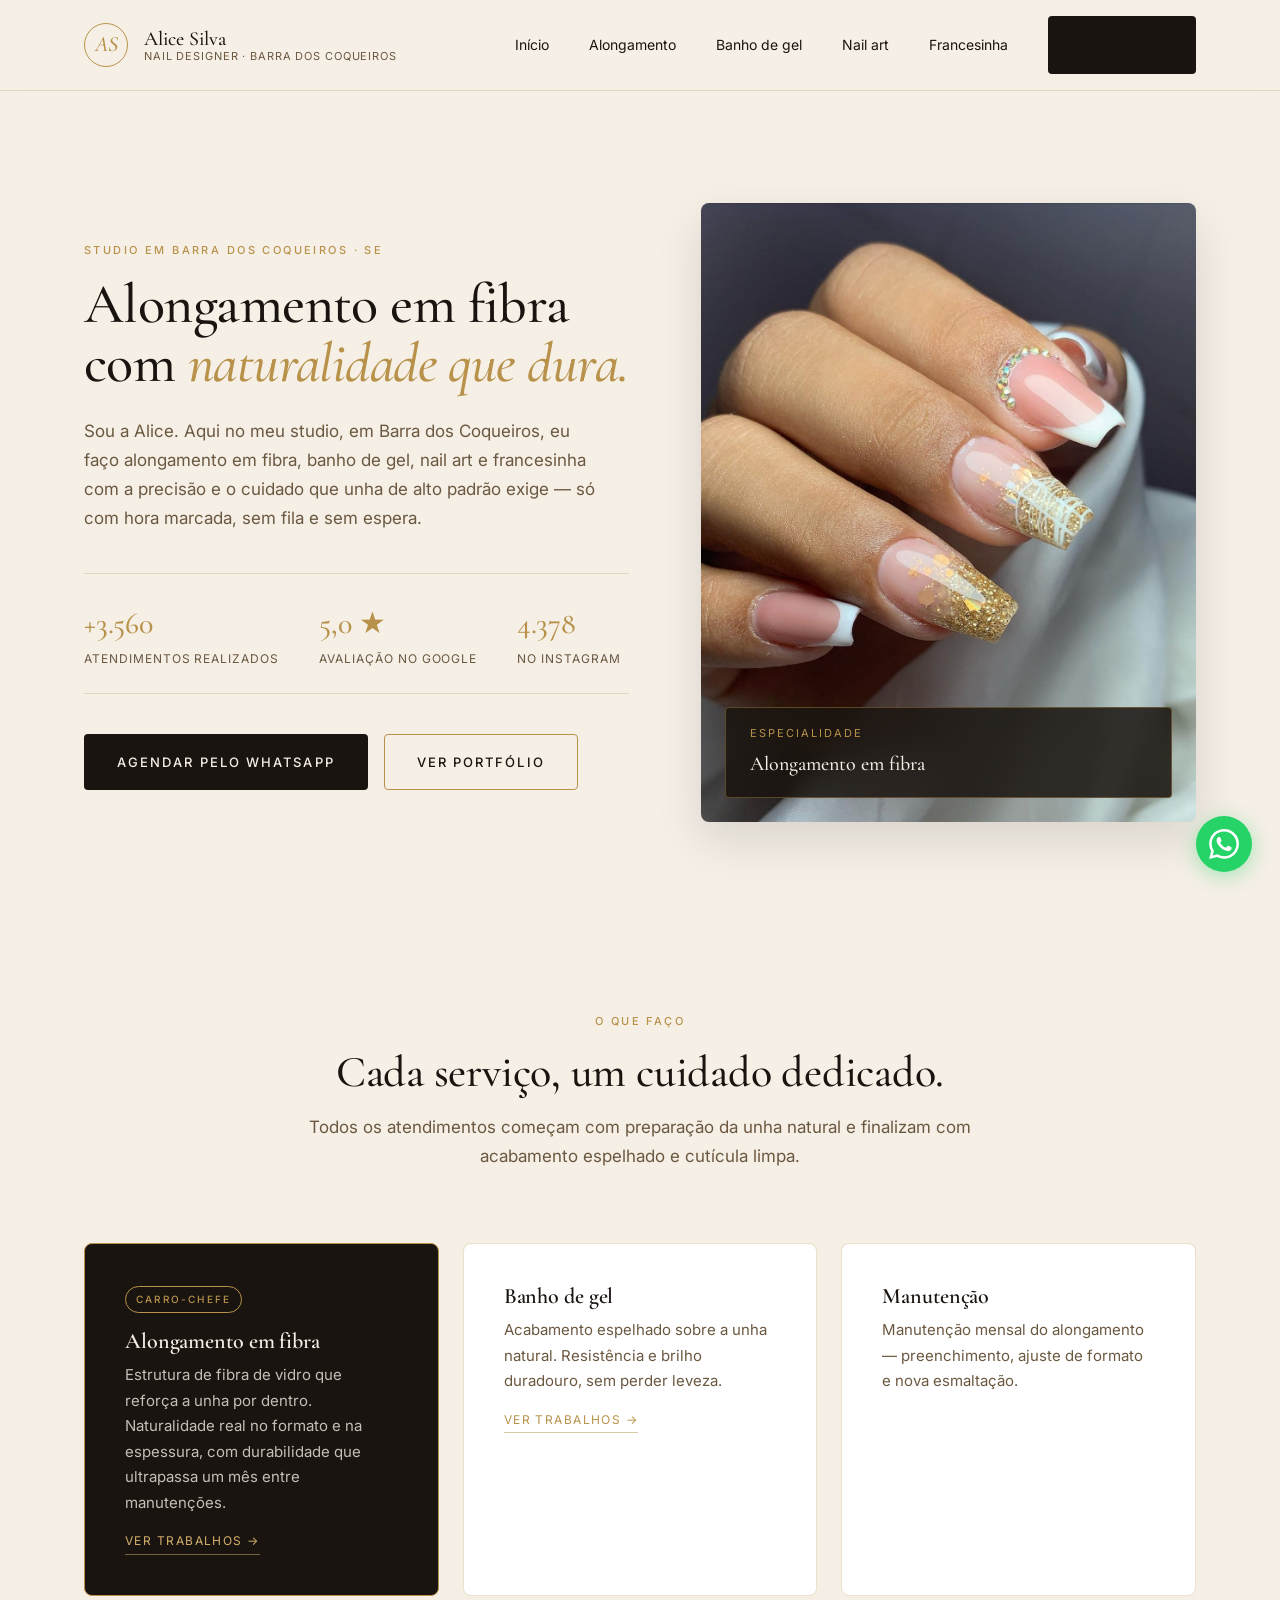
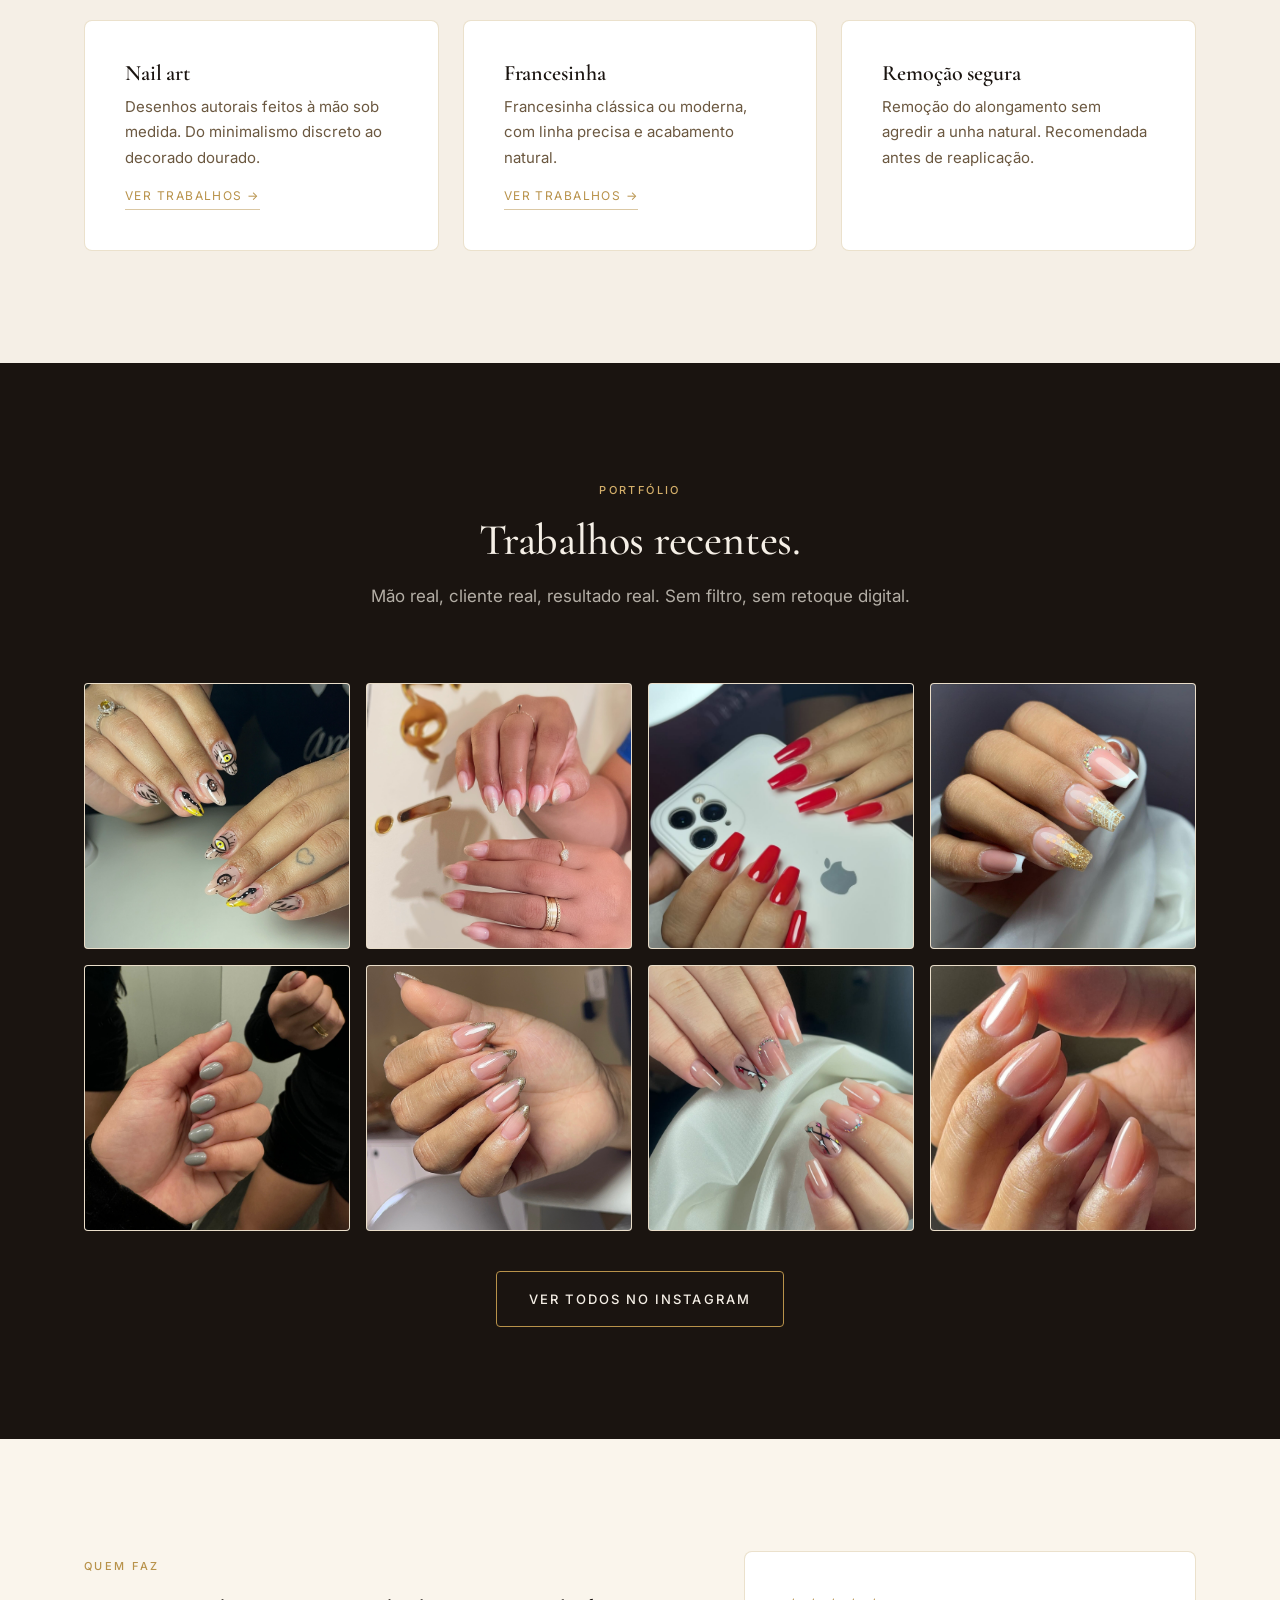
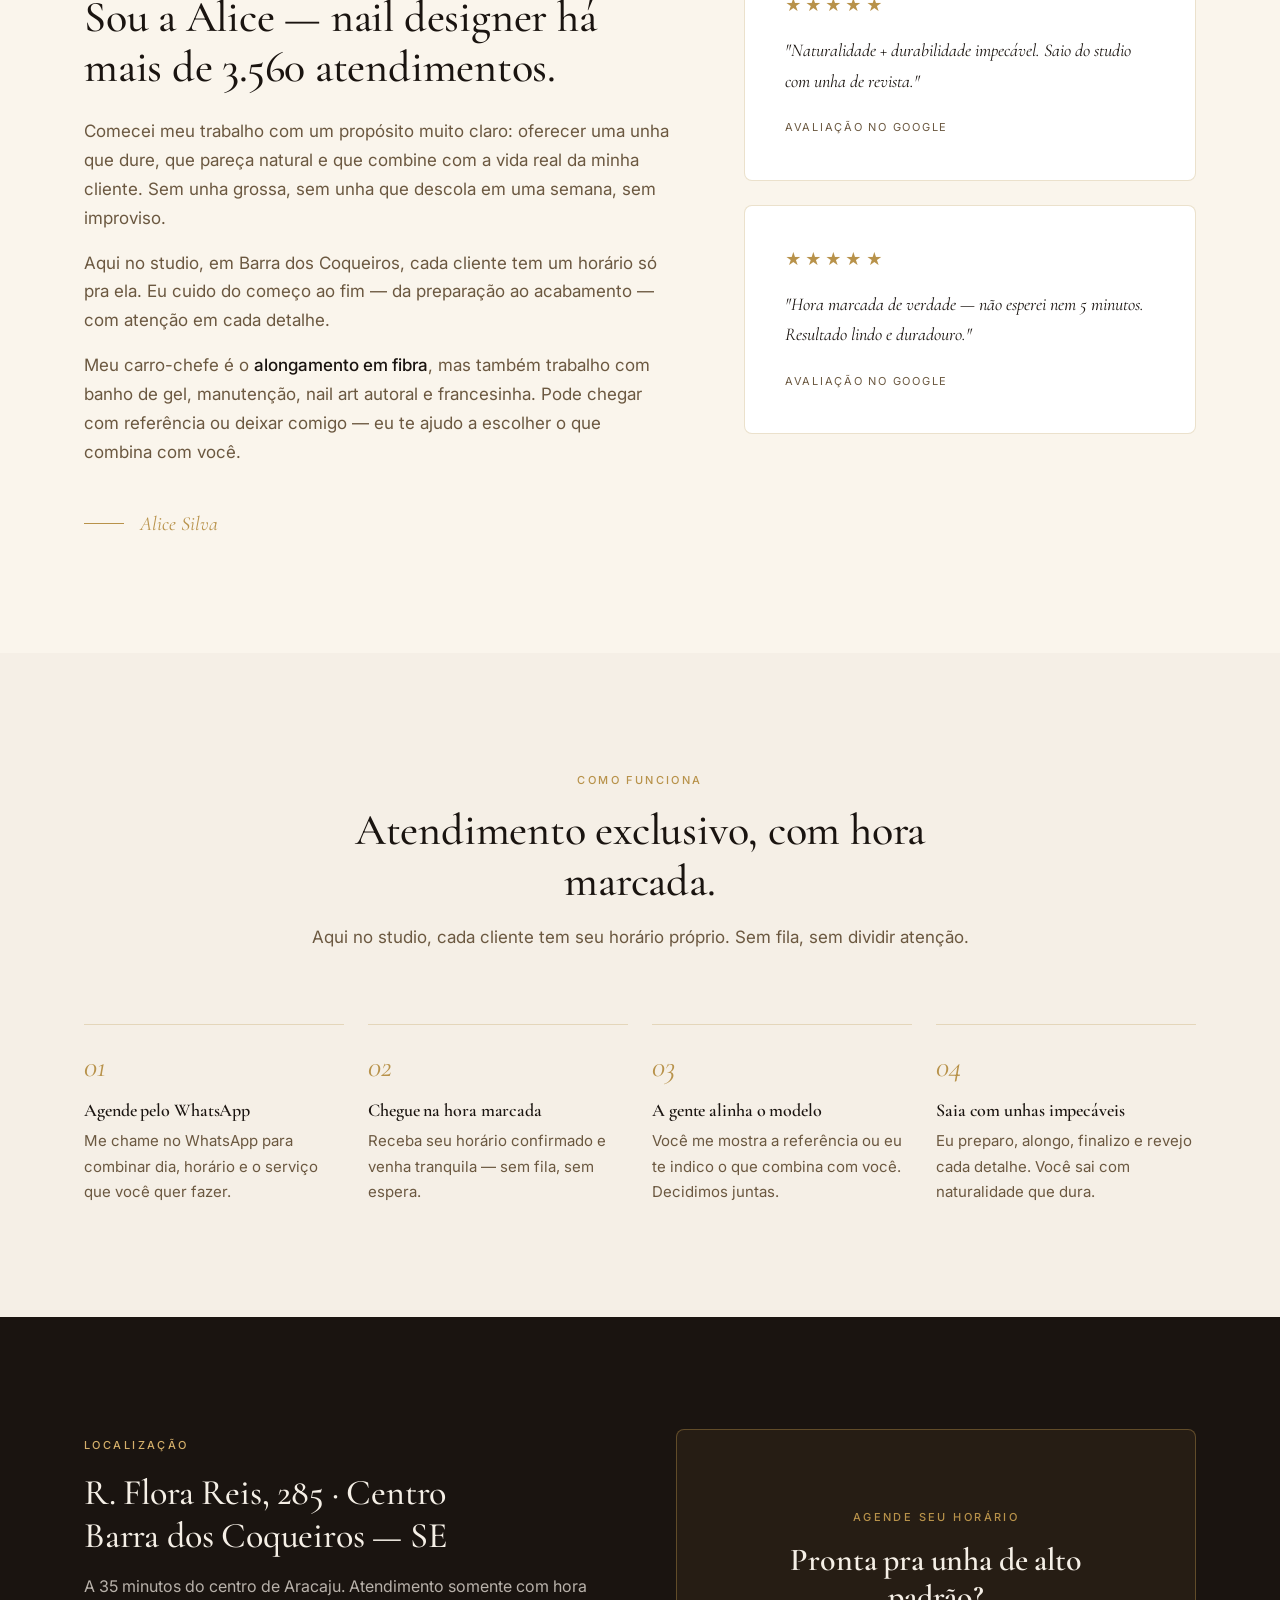
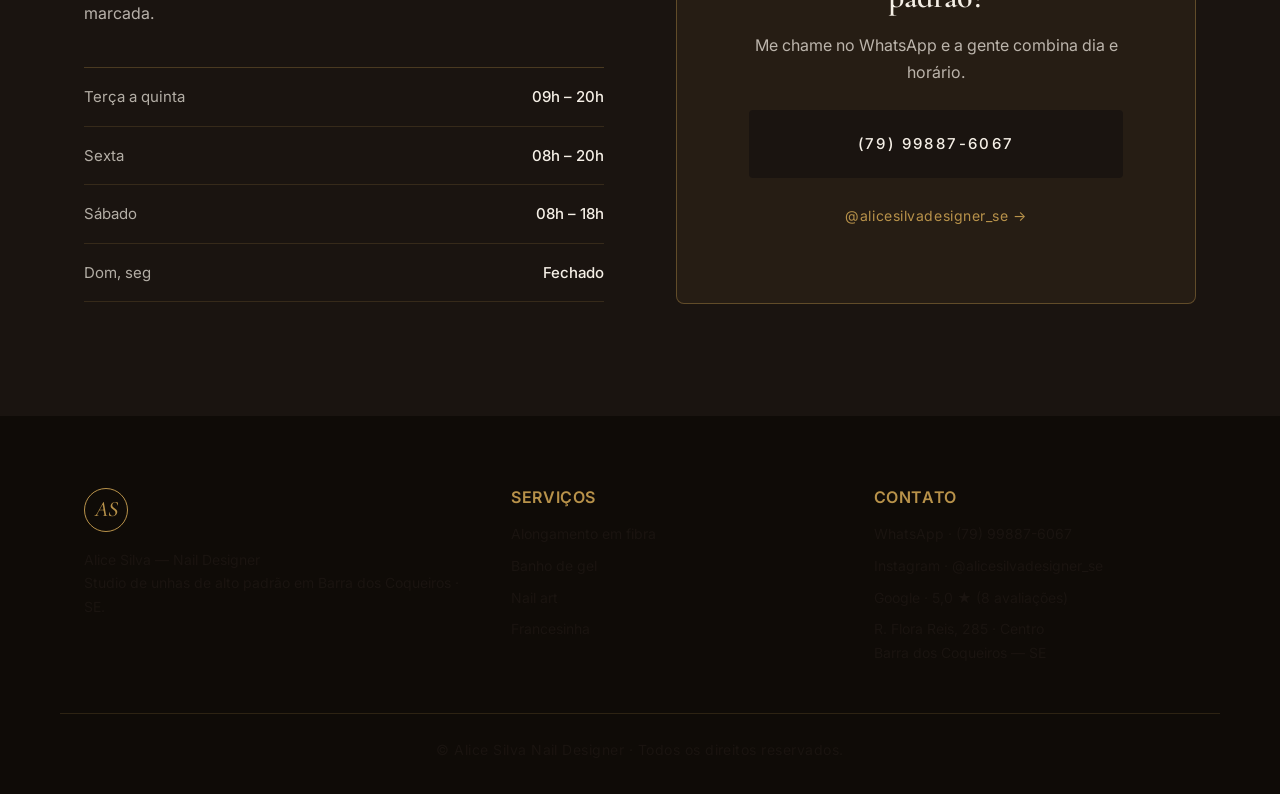
<file: index.html>
<!DOCTYPE html>
<html lang="pt-BR">
<head>
<meta charset="UTF-8">
<meta name="viewport" content="width=device-width, initial-scale=1.0">
<title>Alice Silva Nail Designer | Alongamento em Fibra em Barra dos Coqueiros - SE</title>
<meta name="description" content="Studio de unhas de alto padrão em Barra dos Coqueiros (SE). Especialista em alongamento em fibra, banho de gel, manutenção, nail art e francesinha. +3.560 atendimentos · 5,0 no Google. Atendimento com hora marcada.">
<meta name="keywords" content="alongamento em fibra Barra dos Coqueiros, nail designer Barra dos Coqueiros, unhas Barra dos Coqueiros, manicure Barra dos Coqueiros, alongamento em fibra Aracaju, studio de unhas Sergipe, nail art Aracaju, Alice Silva Nail Designer">
<meta name="author" content="Alice Silva Nail Designer">
<meta name="robots" content="index, follow">
<meta name="theme-color" content="#1A1410">

<meta property="og:type" content="website">
<meta property="og:title" content="Alice Silva Nail Designer | Alongamento em Fibra em Barra dos Coqueiros - SE">
<meta property="og:description" content="Studio de unhas de alto padrão. Especialista em alongamento em fibra. +3.560 atendimentos · 5,0 no Google. Agendamento com hora marcada.">
<meta property="og:locale" content="pt_BR">

<link rel="preconnect" href="https://fonts.googleapis.com">
<link rel="preconnect" href="https://fonts.gstatic.com" crossorigin>
<link href="https://fonts.googleapis.com/css2?family=Cormorant+Garamond:ital,wght@0,400;0,500;0,600;0,700;1,400;1,500&family=Inter:wght@300;400;500;600;700&display=swap" rel="stylesheet">
<link rel="stylesheet" href="style.css">

<script type="application/ld+json">
{
  "@context": "https://schema.org",
  "@type": "BeautySalon",
  "name": "Alice Silva - Nail Designer",
  "description": "Studio de unhas de alto padrão em Barra dos Coqueiros (SE), especializado em alongamento em fibra, banho de gel, manutenção, nail art e francesinha.",
  "image": "../Logotipo - Alice Silva.png",
  "telephone": "+5579998876067",
  "priceRange": "$$$",
  "address": {
    "@type": "PostalAddress",
    "streetAddress": "R. Flora Reis, 285 - Centro",
    "addressLocality": "Barra dos Coqueiros",
    "addressRegion": "SE",
    "postalCode": "49140-000",
    "addressCountry": "BR"
  },
  "areaServed": [
    {"@type":"City","name":"Barra dos Coqueiros"},
    {"@type":"City","name":"Aracaju"}
  ],
  "openingHoursSpecification": [
    {"@type":"OpeningHoursSpecification","dayOfWeek":["Tuesday","Wednesday","Thursday"],"opens":"09:00","closes":"20:00"},
    {"@type":"OpeningHoursSpecification","dayOfWeek":["Friday"],"opens":"08:00","closes":"20:00"},
    {"@type":"OpeningHoursSpecification","dayOfWeek":["Saturday"],"opens":"08:00","closes":"18:00"}
  ],
  "aggregateRating": {
    "@type": "AggregateRating",
    "ratingValue": "5.0",
    "reviewCount": "8"
  },
  "sameAs": [
    "https://www.instagram.com/alicesilvadesigner_se",
    "https://share.google/lmxDHApF4tQM9ZgDr"
  ]
}
</script>
</head>
<body>

<a href="#servicos" class="skip-link">Pular para o conteúdo</a>

<!-- Header -->
<header class="site-header">
  <nav class="nav" aria-label="Navegação principal">
    <a href="index.html" class="logo" aria-label="Alice Silva Nail Designer - Início">
      <span class="logo-mark">AS</span>
      <span class="logo-text">
        <span class="logo-name">Alice Silva</span>
        <span class="logo-tag">Nail Designer · Barra dos Coqueiros</span>
      </span>
    </a>
    <button class="nav-toggle" aria-label="Abrir menu" aria-expanded="false" id="nav-btn">
      <svg viewBox="0 0 24 24" fill="none" aria-hidden="true"><path d="M3 6h18M3 12h18M3 18h18" stroke="currentColor" stroke-width="1.5" stroke-linecap="round"/></svg>
    </button>
    <ul class="nav-menu" id="nav-menu">
      <li><a href="index.html">Início</a></li>
      <li><a href="alongamento-em-fibra.html">Alongamento</a></li>
      <li><a href="banho-de-gel.html">Banho de gel</a></li>
      <li><a href="nail-art.html">Nail art</a></li>
      <li><a href="francesinha.html">Francesinha</a></li>
      <li><a href="https://wa.me/5579998876067?text=Ol%C3%A1%20Alice%2C%20vim%20pelo%20site%20e%20quero%20agendar" class="btn btn-primary btn-nav" target="_blank" rel="noopener">Agendar</a></li>
    </ul>
  </nav>
</header>

<!-- Hero -->
<section class="hero" id="topo">
  <div class="container hero-grid">
    <div class="hero-content">
      <span class="eyebrow">Studio em Barra dos Coqueiros · SE</span>
      <h1>Alongamento em fibra com <em>naturalidade que dura.</em></h1>
      <p class="hero-sub">Sou a Alice. Aqui no meu studio, em Barra dos Coqueiros, eu faço alongamento em fibra, banho de gel, nail art e francesinha com a precisão e o cuidado que unha de alto padrão exige — só com hora marcada, sem fila e sem espera.</p>
      <div class="hero-stats">
        <div class="stat">
          <strong>+3.560</strong>
          <span>atendimentos realizados</span>
        </div>
        <div class="stat">
          <strong>5,0 ★</strong>
          <span>avaliação no Google</span>
        </div>
        <div class="stat">
          <strong>4.378</strong>
          <span>no Instagram</span>
        </div>
      </div>
      <div class="hero-actions">
        <a href="https://wa.me/5579998876067?text=Ol%C3%A1%20Alice%2C%20vim%20pelo%20site%20e%20quero%20agendar" class="btn btn-primary" target="_blank" rel="noopener">Agendar pelo WhatsApp</a>
        <a href="#portfolio" class="btn btn-secondary">Ver portfólio</a>
      </div>
    </div>
    <div class="hero-image">
      <img src="Alice-Silva%20-%20Nail%20Designer%20(40).jpg" alt="Alongamento em fibra com decoração dourada feita pela Alice Silva">
      <div class="hero-badge">
        <span class="badge-label">Especialidade</span>
        <span class="badge-value">Alongamento em fibra</span>
      </div>
    </div>
  </div>
</section>

<!-- Serviços -->
<section class="section" id="servicos">
  <div class="container">
    <div class="section-head">
      <span class="eyebrow">O que faço</span>
      <h2>Cada serviço, um cuidado dedicado.</h2>
      <p class="section-lead">Todos os atendimentos começam com preparação da unha natural e finalizam com acabamento espelhado e cutícula limpa.</p>
    </div>
    <div class="services-grid">
      <a href="alongamento-em-fibra.html" class="service-card highlight">
        <span class="badge">Carro-chefe</span>
        <h3>Alongamento em fibra</h3>
        <p>Estrutura de fibra de vidro que reforça a unha por dentro. Naturalidade real no formato e na espessura, com durabilidade que ultrapassa um mês entre manutenções.</p>
        <span class="service-more">Ver trabalhos →</span>
      </a>
      <a href="banho-de-gel.html" class="service-card">
        <h3>Banho de gel</h3>
        <p>Acabamento espelhado sobre a unha natural. Resistência e brilho duradouro, sem perder leveza.</p>
        <span class="service-more">Ver trabalhos →</span>
      </a>
      <article class="service-card">
        <h3>Manutenção</h3>
        <p>Manutenção mensal do alongamento — preenchimento, ajuste de formato e nova esmaltação.</p>
      </article>
      <a href="nail-art.html" class="service-card">
        <h3>Nail art</h3>
        <p>Desenhos autorais feitos à mão sob medida. Do minimalismo discreto ao decorado dourado.</p>
        <span class="service-more">Ver trabalhos →</span>
      </a>
      <a href="francesinha.html" class="service-card">
        <h3>Francesinha</h3>
        <p>Francesinha clássica ou moderna, com linha precisa e acabamento natural.</p>
        <span class="service-more">Ver trabalhos →</span>
      </a>
      <article class="service-card">
        <h3>Remoção segura</h3>
        <p>Remoção do alongamento sem agredir a unha natural. Recomendada antes de reaplicação.</p>
      </article>
    </div>
  </div>
</section>

<!-- Portfólio -->
<section class="section section-dark" id="portfolio">
  <div class="container">
    <div class="section-head section-head-dark">
      <span class="eyebrow eyebrow-light">Portfólio</span>
      <h2>Trabalhos recentes.</h2>
      <p class="section-lead">Mão real, cliente real, resultado real. Sem filtro, sem retoque digital.</p>
    </div>
    <div class="gallery">
      <figure><img src="Alice-Silva%20-%20Nail%20Designer%20(1).jpg" alt="Nail art autoral com símbolos místicos em preto e amarelo"></figure>
      <figure><img src="Alice-Silva%20-%20Nail%20Designer%20(20).jpg" alt="Alongamento em fibra nude rosado com detalhe dourado"></figure>
      <figure><img src="Alice-Silva%20-%20Nail%20Designer%20(30).jpg" alt="Banho de gel vermelho com acabamento espelhado"></figure>
      <figure><img src="Alice-Silva%20-%20Nail%20Designer%20(40).jpg" alt="Alongamento em fibra com decoração dourada e pedrarias"></figure>
      <figure><img src="Alice-Silva%20-%20Nail%20Designer%20(11).jpg" alt="Banho de gel cinza sobre unha redonda"></figure>
      <figure><img src="Alice-Silva%20-%20Nail%20Designer%20(15).jpg" alt="Francesinha dourada com acabamento espelhado"></figure>
      <figure><img src="Alice-Silva%20-%20Nail%20Designer%20(25).jpg" alt="Nail art com detalhes campestres e pedrarias"></figure>
      <figure><img src="Alice-Silva%20-%20Nail%20Designer%20(22).jpg" alt="Alongamento em fibra nude natural amendoado"></figure>
    </div>
    <div class="gallery-cta">
      <a href="https://www.instagram.com/alicesilvadesigner_se" class="btn btn-outline-light" target="_blank" rel="noopener">Ver todos no Instagram</a>
    </div>
  </div>
</section>

<!-- Sobre -->
<section class="section section-cream" id="sobre">
  <div class="container about-grid">
    <div class="about-text">
      <span class="eyebrow">Quem faz</span>
      <h2>Sou a Alice — nail designer há mais de 3.560 atendimentos.</h2>
      <p>Comecei meu trabalho com um propósito muito claro: oferecer uma unha que dure, que pareça natural e que combine com a vida real da minha cliente. Sem unha grossa, sem unha que descola em uma semana, sem improviso.</p>
      <p>Aqui no studio, em Barra dos Coqueiros, cada cliente tem um horário só pra ela. Eu cuido do começo ao fim — da preparação ao acabamento — com atenção em cada detalhe.</p>
      <p>Meu carro-chefe é o <strong>alongamento em fibra</strong>, mas também trabalho com banho de gel, manutenção, nail art autoral e francesinha. Pode chegar com referência ou deixar comigo — eu te ajudo a escolher o que combina com você.</p>
      <div class="about-signature">
        <span class="signature-line"></span>
        <span>Alice Silva</span>
      </div>
    </div>
    <div class="about-quotes">
      <div class="quote-card">
        <span class="quote-stars">★★★★★</span>
        <p>"Naturalidade + durabilidade impecável. Saio do studio com unha de revista."</p>
        <span class="quote-source">avaliação no Google</span>
      </div>
      <div class="quote-card">
        <span class="quote-stars">★★★★★</span>
        <p>"Hora marcada de verdade — não esperei nem 5 minutos. Resultado lindo e duradouro."</p>
        <span class="quote-source">avaliação no Google</span>
      </div>
    </div>
  </div>
</section>

<!-- Studio / Como funciona -->
<section class="section" id="studio">
  <div class="container">
    <div class="section-head">
      <span class="eyebrow">Como funciona</span>
      <h2>Atendimento exclusivo, com hora marcada.</h2>
      <p class="section-lead">Aqui no studio, cada cliente tem seu horário próprio. Sem fila, sem dividir atenção.</p>
    </div>
    <ol class="steps">
      <li>
        <span class="step-num">01</span>
        <h3>Agende pelo WhatsApp</h3>
        <p>Me chame no WhatsApp para combinar dia, horário e o serviço que você quer fazer.</p>
      </li>
      <li>
        <span class="step-num">02</span>
        <h3>Chegue na hora marcada</h3>
        <p>Receba seu horário confirmado e venha tranquila — sem fila, sem espera.</p>
      </li>
      <li>
        <span class="step-num">03</span>
        <h3>A gente alinha o modelo</h3>
        <p>Você me mostra a referência ou eu te indico o que combina com você. Decidimos juntas.</p>
      </li>
      <li>
        <span class="step-num">04</span>
        <h3>Saia com unhas impecáveis</h3>
        <p>Eu preparo, alongo, finalizo e revejo cada detalhe. Você sai com naturalidade que dura.</p>
      </li>
    </ol>
  </div>
</section>

<!-- Local / CTA final -->
<section class="section section-dark" id="local">
  <div class="container local-grid">
    <div>
      <span class="eyebrow eyebrow-light">Localização</span>
      <h2 class="white">R. Flora Reis, 285 · Centro<br/>Barra dos Coqueiros — SE</h2>
      <p class="white-soft">A 35 minutos do centro de Aracaju. Atendimento somente com hora marcada.</p>
      <ul class="hours">
        <li><span>Terça a quinta</span><strong>09h – 20h</strong></li>
        <li><span>Sexta</span><strong>08h – 20h</strong></li>
        <li><span>Sábado</span><strong>08h – 18h</strong></li>
        <li><span>Dom, seg</span><strong>Fechado</strong></li>
      </ul>
    </div>
    <div class="local-cta">
      <div class="cta-card">
        <span class="eyebrow eyebrow-gold">Agende seu horário</span>
        <h3 class="white">Pronta pra unha de alto padrão?</h3>
        <p class="white-soft">Me chame no WhatsApp e a gente combina dia e horário.</p>
        <a href="https://wa.me/5579998876067?text=Ol%C3%A1%20Alice%2C%20vim%20pelo%20site%20e%20quero%20agendar" class="btn btn-primary btn-lg" target="_blank" rel="noopener">
          (79) 99887-6067
        </a>
        <a href="https://www.instagram.com/alicesilvadesigner_se" class="link-light" target="_blank" rel="noopener">@alicesilvadesigner_se →</a>
      </div>
    </div>
  </div>
</section>

<!-- Footer -->
<footer class="footer">
  <div class="container footer-grid">
    <div>
      <span class="logo-mark logo-mark-footer">AS</span>
      <p class="footer-text">Alice Silva — Nail Designer<br/>Studio de unhas de alto padrão em Barra dos Coqueiros · SE.</p>
    </div>
    <div>
      <h4>Serviços</h4>
      <p><a href="alongamento-em-fibra.html">Alongamento em fibra</a></p>
      <p><a href="banho-de-gel.html">Banho de gel</a></p>
      <p><a href="nail-art.html">Nail art</a></p>
      <p><a href="francesinha.html">Francesinha</a></p>
    </div>
    <div>
      <h4>Contato</h4>
      <p><a href="https://wa.me/5579998876067" target="_blank" rel="noopener">WhatsApp · (79) 99887-6067</a></p>
      <p><a href="https://www.instagram.com/alicesilvadesigner_se" target="_blank" rel="noopener">Instagram · @alicesilvadesigner_se</a></p>
      <p><a href="https://share.google/lmxDHApF4tQM9ZgDr" target="_blank" rel="noopener">Google · 5,0 ★ (8 avaliações)</a></p>
      <p>R. Flora Reis, 285 · Centro<br/>Barra dos Coqueiros — SE</p>
    </div>
  </div>
  <div class="footer-bottom">
    <p>© Alice Silva Nail Designer · Todos os direitos reservados.</p>
  </div>
</footer>

<!-- WA Float -->
<a href="https://wa.me/5579998876067?text=Ol%C3%A1%20Alice%2C%20vim%20pelo%20site%20e%20quero%20agendar" class="wa-float" target="_blank" rel="noopener" aria-label="Chamar no WhatsApp">
  <svg viewBox="0 0 24 24" xmlns="http://www.w3.org/2000/svg" aria-hidden="true"><path d="M17.472 14.382c-.297-.149-1.758-.867-2.03-.967-.273-.099-.471-.148-.67.15-.197.297-.767.966-.94 1.164-.173.199-.347.223-.644.075-.297-.15-1.255-.463-2.39-1.475-.883-.788-1.48-1.761-1.653-2.059-.173-.297-.018-.458.13-.606.134-.133.298-.347.446-.52.149-.174.198-.298.298-.497.099-.198.05-.371-.025-.52-.075-.149-.669-1.612-.916-2.207-.242-.579-.487-.5-.669-.51-.173-.008-.371-.01-.57-.01-.198 0-.52.074-.792.372-.272.297-1.04 1.016-1.04 2.479 0 1.462 1.065 2.875 1.213 3.074.149.198 2.096 3.2 5.077 4.487.709.306 1.262.489 1.694.625.712.227 1.36.195 1.871.118.571-.085 1.758-.719 2.006-1.413.248-.694.248-1.289.173-1.413-.074-.124-.272-.198-.57-.347m-5.421 7.403h-.004a9.87 9.87 0 01-5.031-1.378l-.361-.214-3.741.982.998-3.648-.235-.374a9.86 9.86 0 01-1.51-5.26c.001-5.45 4.436-9.884 9.888-9.884 2.64 0 5.122 1.03 6.988 2.898a9.825 9.825 0 012.893 6.994c-.003 5.45-4.437 9.884-9.885 9.884m8.413-18.297A11.815 11.815 0 0012.05 0C5.495 0 .16 5.335.157 11.892c0 2.096.547 4.142 1.588 5.945L.057 24l6.305-1.654a11.882 11.882 0 005.683 1.448h.005c6.554 0 11.890-5.335 11.893-11.893a11.821 11.821 0 00-3.48-8.413z"/></svg>
</a>

<script>
const btn = document.getElementById('nav-btn');
const menu = document.getElementById('nav-menu');
if (btn && menu) {
  btn.addEventListener('click', () => {
    const open = menu.classList.toggle('is-open');
    btn.setAttribute('aria-expanded', open);
  });
}
const obs = new IntersectionObserver(els => els.forEach(el => {
  if (el.isIntersecting) { el.target.classList.add('is-visible'); obs.unobserve(el.target); }
}), { threshold: 0.12 });
document.querySelectorAll('.reveal').forEach(el => obs.observe(el));
</script>
</body>
</html>
</file>
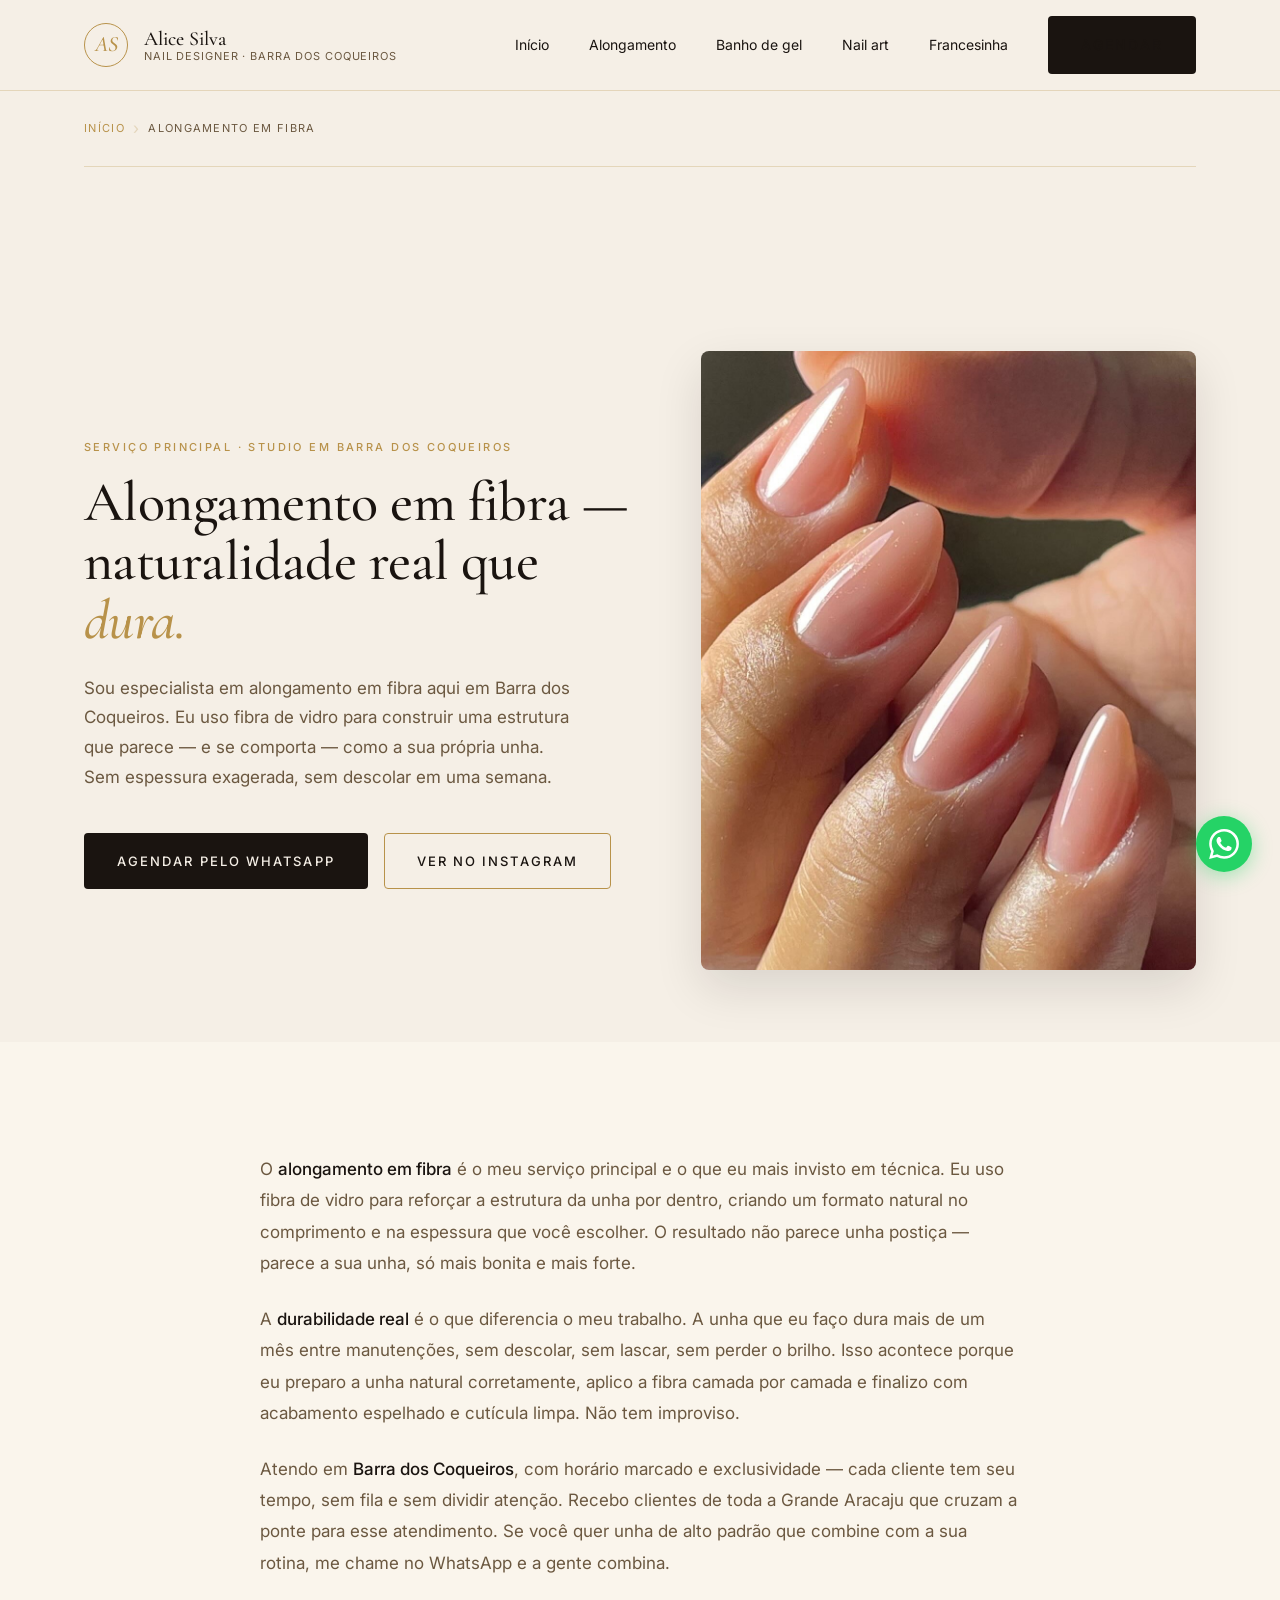
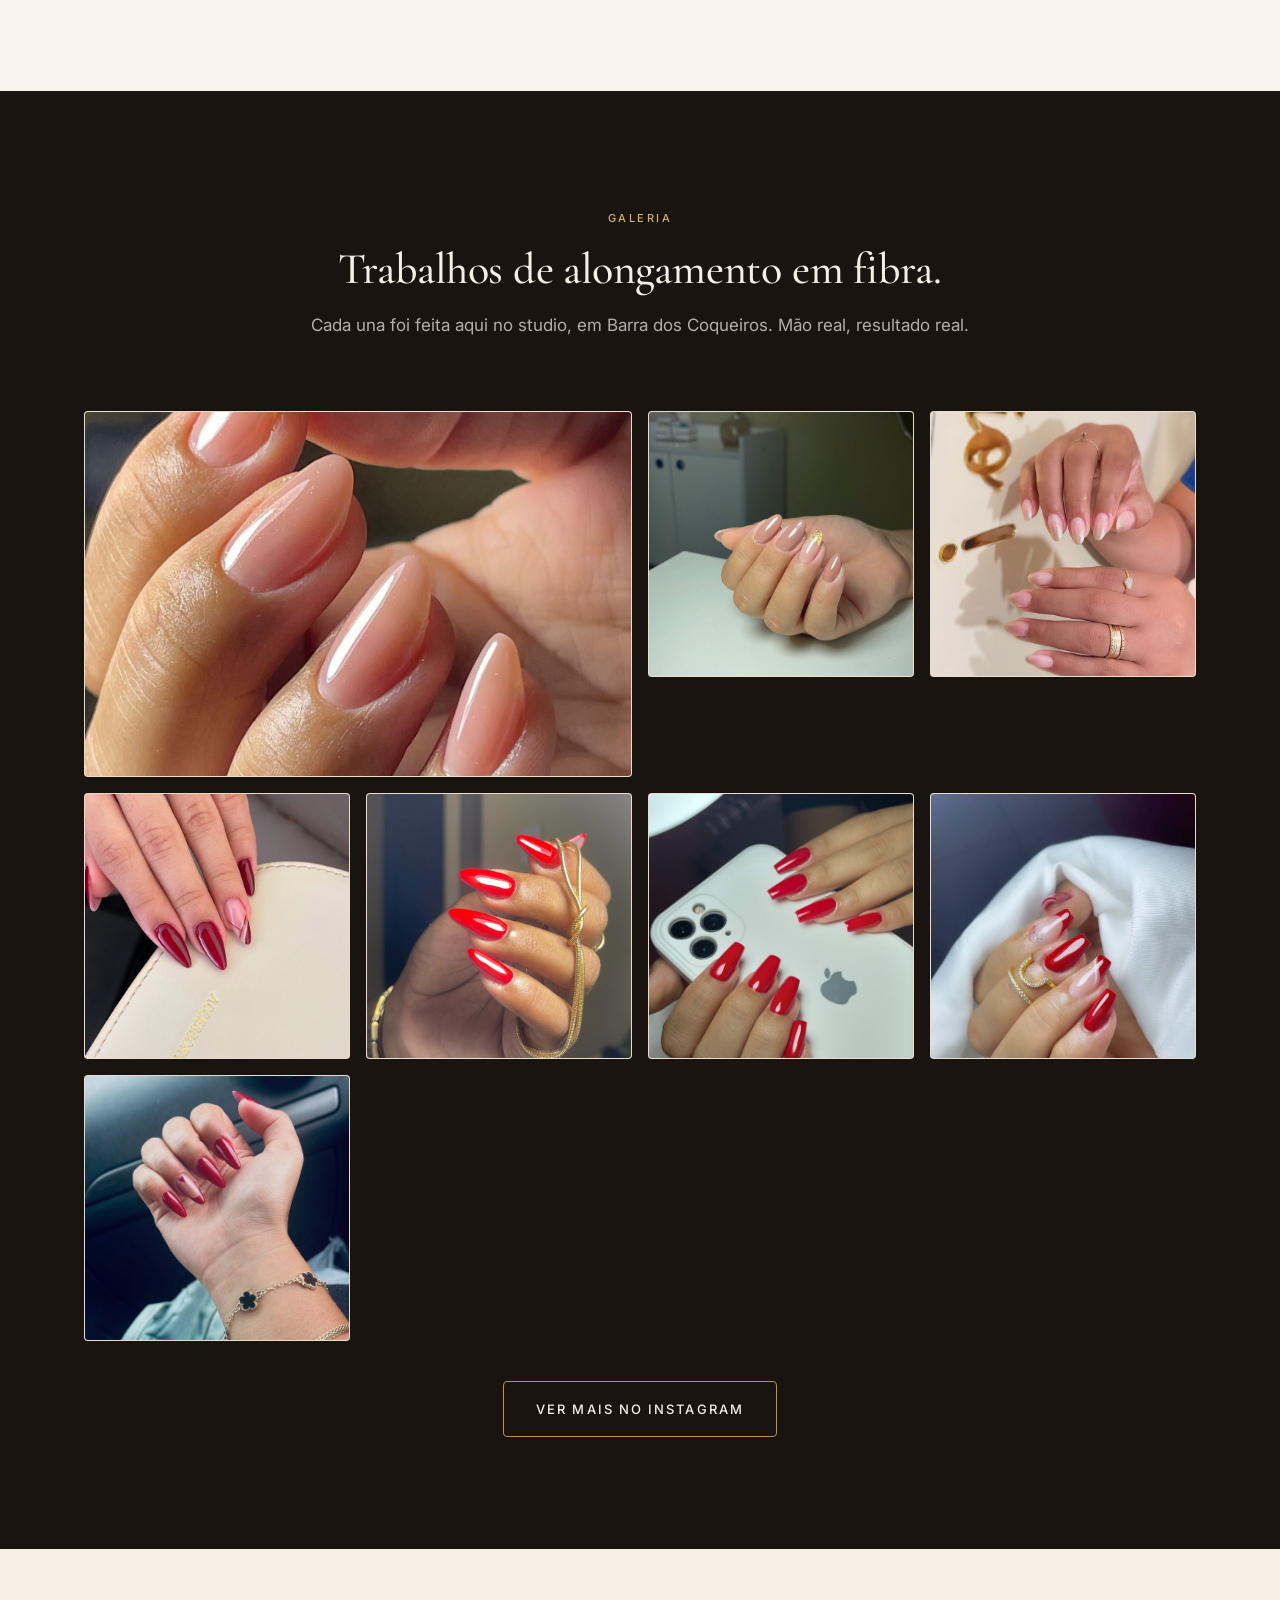
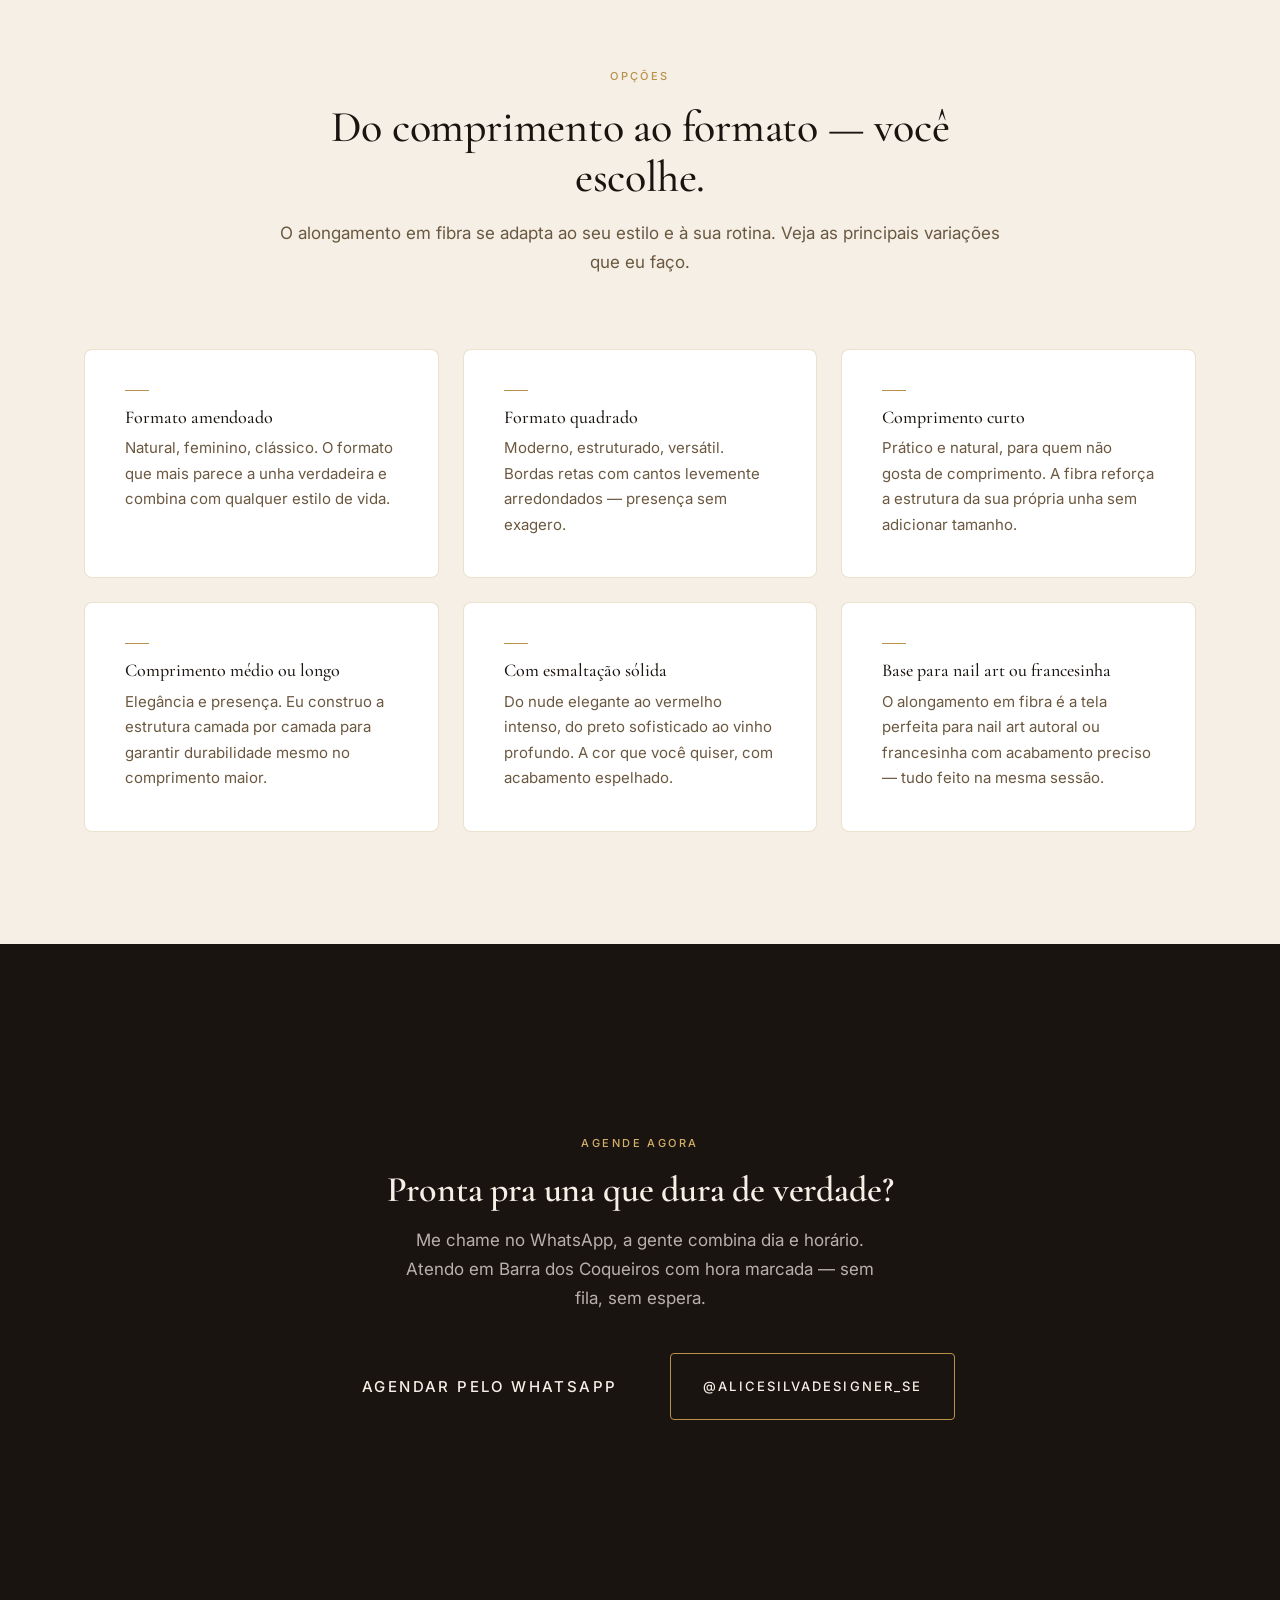
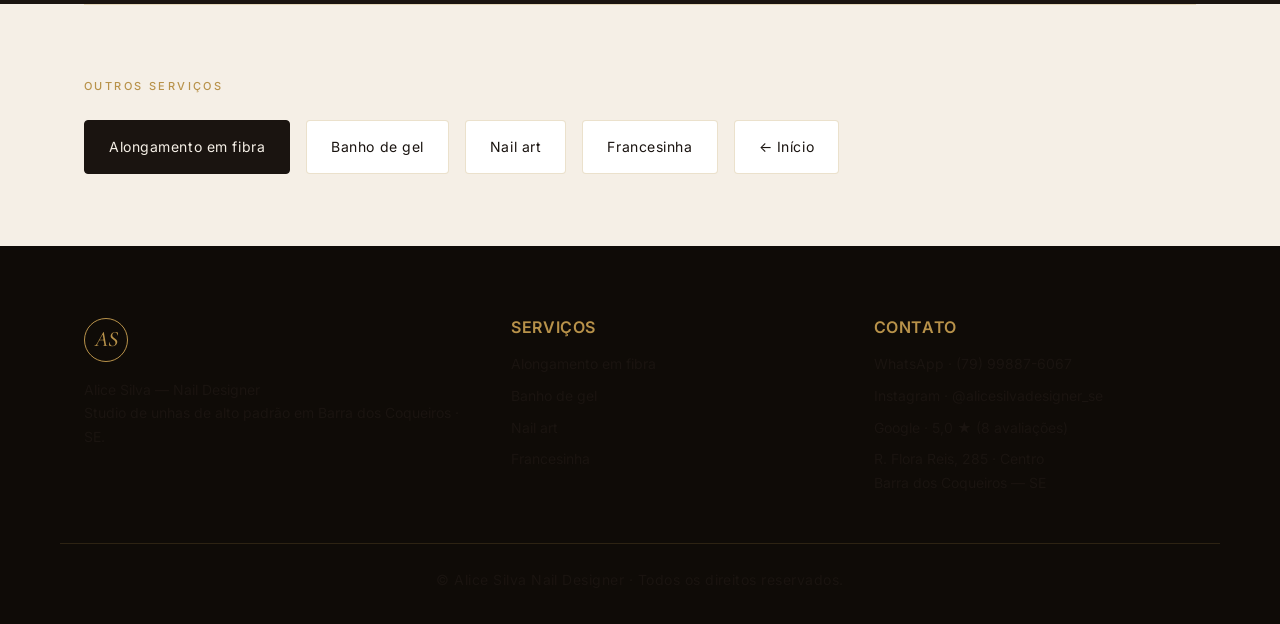
<file: alongamento-em-fibra.html>
<!DOCTYPE html>
<html lang="pt-BR">
<head>
<meta charset="UTF-8">
<meta name="viewport" content="width=device-width, initial-scale=1.0">
<title>Alongamento em Fibra em Barra dos Coqueiros | Alice Silva Nail Designer</title>
<meta name="description" content="Especialista em alongamento em fibra em Barra dos Coqueiros (SE). Estrutura de fibra de vidro com naturalidade real no formato e na espessura. Durabilidade acima de um mês. Studio com hora marcada — sem fila, sem espera.">
<meta name="keywords" content="alongamento em fibra Barra dos Coqueiros, alongamento em fibra Aracaju, alongamento fibra de vidro Barra dos Coqueiros, nail designer Barra dos Coqueiros, unhas de alto padrão Barra dos Coqueiros, Alice Silva Nail Designer">
<meta name="author" content="Alice Silva Nail Designer">
<meta name="robots" content="index, follow">
<meta name="theme-color" content="#1A1410">

<meta property="og:type" content="website">
<meta property="og:title" content="Alongamento em Fibra em Barra dos Coqueiros | Alice Silva Nail Designer">
<meta property="og:description" content="Especialista em alongamento em fibra com naturalidade real e durabilidade acima de um mês. Studio com hora marcada em Barra dos Coqueiros (SE).">
<meta property="og:locale" content="pt_BR">

<link rel="preconnect" href="https://fonts.googleapis.com">
<link rel="preconnect" href="https://fonts.gstatic.com" crossorigin>
<link href="https://fonts.googleapis.com/css2?family=Cormorant+Garamond:ital,wght@0,400;0,500;0,600;0,700;1,400;1,500&family=Inter:wght@300;400;500;600;700&display=swap" rel="stylesheet">
<link rel="stylesheet" href="style.css">

<script type="application/ld+json">
{
  "@context": "https://schema.org",
  "@type": "Service",
  "name": "Alongamento em Fibra",
  "description": "Alongamento em fibra de vidro com naturalidade real no formato e na espessura. Durabilidade que ultrapassa um mês entre manutenções. Acabamento espelhado e cutícula limpa.",
  "provider": {
    "@type": "BeautySalon",
    "name": "Alice Silva - Nail Designer",
    "telephone": "+5579998876067",
    "address": {
      "@type": "PostalAddress",
      "streetAddress": "R. Flora Reis, 285 - Centro",
      "addressLocality": "Barra dos Coqueiros",
      "addressRegion": "SE",
      "postalCode": "49140-000",
      "addressCountry": "BR"
    }
  },
  "areaServed": [
    {"@type":"City","name":"Barra dos Coqueiros"},
    {"@type":"City","name":"Aracaju"}
  ],
  "category": "Alongamento em fibra"
}
</script>
</head>
<body>

<a href="#main" class="skip-link">Pular para o conteúdo</a>

<!-- Header -->
<header class="site-header">
  <nav class="nav" aria-label="Navegação principal">
    <a href="index.html" class="logo" aria-label="Alice Silva Nail Designer - Início">
      <span class="logo-mark">AS</span>
      <span class="logo-text">
        <span class="logo-name">Alice Silva</span>
        <span class="logo-tag">Nail Designer · Barra dos Coqueiros</span>
      </span>
    </a>
    <button class="nav-toggle" aria-label="Abrir menu" aria-expanded="false" id="nav-btn">
      <svg viewBox="0 0 24 24" fill="none" aria-hidden="true"><path d="M3 6h18M3 12h18M3 18h18" stroke="currentColor" stroke-width="1.5" stroke-linecap="round"/></svg>
    </button>
    <ul class="nav-menu" id="nav-menu">
      <li><a href="index.html">Início</a></li>
      <li><a href="alongamento-em-fibra.html" aria-current="page">Alongamento</a></li>
      <li><a href="banho-de-gel.html">Banho de gel</a></li>
      <li><a href="nail-art.html">Nail art</a></li>
      <li><a href="francesinha.html">Francesinha</a></li>
      <li><a href="https://wa.me/5579998876067?text=Ol%C3%A1%20Alice%2C%20vim%20pelo%20site%20e%20quero%20saber%20sobre%20o%20alongamento%20em%20fibra" class="btn btn-primary btn-nav" target="_blank" rel="noopener">Agendar</a></li>
    </ul>
  </nav>
</header>

<main id="main">

  <!-- Breadcrumb -->
  <div class="container">
    <nav class="breadcrumb" aria-label="Você está em">
      <a href="index.html">Início</a>
      <span class="breadcrumb-sep" aria-hidden="true">›</span>
      <span>Alongamento em fibra</span>
    </nav>
  </div>

  <!-- Hero -->
  <section class="cat-hero">
    <div class="container cat-hero-grid">
      <div class="cat-hero-content">
        <span class="eyebrow">Serviço principal · Studio em Barra dos Coqueiros</span>
        <h1>Alongamento em fibra — naturalidade real que <em>dura.</em></h1>
        <p class="cat-hero-sub">Sou especialista em alongamento em fibra aqui em Barra dos Coqueiros. Eu uso fibra de vidro para construir uma estrutura que parece — e se comporta — como a sua própria unha. Sem espessura exagerada, sem descolar em uma semana.</p>
        <div class="cat-hero-actions">
          <a href="https://wa.me/5579998876067?text=Ol%C3%A1%20Alice%2C%20vim%20pelo%20site%20e%20quero%20saber%20sobre%20o%20alongamento%20em%20fibra" class="btn btn-primary" target="_blank" rel="noopener">Agendar pelo WhatsApp</a>
          <a href="https://www.instagram.com/alicesilvadesigner_se" class="btn btn-secondary" target="_blank" rel="noopener">Ver no Instagram</a>
        </div>
      </div>
      <div class="cat-hero-img">
        <img src="Alice-Silva%20-%20Nail%20Designer%20(22).jpg" alt="Alongamento em fibra nude natural amendoado — resultado limpo e elegante">
      </div>
    </div>
  </section>

  <!-- Prose -->
  <section class="section section-cream">
    <div class="container">
      <div class="prose reveal">
        <p>O <strong>alongamento em fibra</strong> é o meu serviço principal e o que eu mais invisto em técnica. Eu uso fibra de vidro para reforçar a estrutura da unha por dentro, criando um formato natural no comprimento e na espessura que você escolher. O resultado não parece unha postiça — parece a sua unha, só mais bonita e mais forte.</p>
        <p>A <strong>durabilidade real</strong> é o que diferencia o meu trabalho. A unha que eu faço dura mais de um mês entre manutenções, sem descolar, sem lascar, sem perder o brilho. Isso acontece porque eu preparo a unha natural corretamente, aplico a fibra camada por camada e finalizo com acabamento espelhado e cutícula limpa. Não tem improviso.</p>
        <p>Atendo em <strong>Barra dos Coqueiros</strong>, com horário marcado e exclusividade — cada cliente tem seu tempo, sem fila e sem dividir atenção. Recebo clientes de toda a Grande Aracaju que cruzam a ponte para esse atendimento. Se você quer unha de alto padrão que combine com a sua rotina, me chame no WhatsApp e a gente combina.</p>
      </div>
    </div>
  </section>

  <!-- Galeria -->
  <section class="section section-dark">
    <div class="container">
      <div class="section-head section-head-dark reveal">
        <span class="eyebrow eyebrow-light">Galeria</span>
        <h2>Trabalhos de alongamento em fibra.</h2>
        <p class="section-lead">Cada una foi feita aqui no studio, em Barra dos Coqueiros. Mão real, resultado real.</p>
      </div>
      <div class="gallery">
        <figure class="feature reveal"><img src="Alice-Silva%20-%20Nail%20Designer%20(22).jpg" alt="Alongamento em fibra nude natural amendoado — naturalidade e leveza"></figure>
        <figure class="reveal"><img src="Alice-Silva%20-%20Nail%20Designer%20(8).jpg" alt="Alongamento em fibra nude champanhe com detalhe dourado"></figure>
        <figure class="reveal"><img src="Alice-Silva%20-%20Nail%20Designer%20(20).jpg" alt="Alongamento em fibra nude rosado com glitter dourado"></figure>
        <figure class="reveal"><img src="Alice-Silva%20-%20Nail%20Designer%20(21).jpg" alt="Alongamento em fibra bordô escuro com detalhe nude"></figure>
        <figure class="reveal"><img src="Alice-Silva%20-%20Nail%20Designer%20(29).jpg" alt="Alongamento em fibra vermelho vivo amendoado"></figure>
        <figure class="reveal"><img src="Alice-Silva%20-%20Nail%20Designer%20(30).jpg" alt="Alongamento em fibra vermelho quadrado com acabamento espelhado"></figure>
        <figure class="reveal"><img src="Alice-Silva%20-%20Nail%20Designer%20(33).jpg" alt="Alongamento em fibra bordô com nail art e pedrarias douradas"></figure>
        <figure class="reveal"><img src="Alice-Silva%20-%20Nail%20Designer%20(46).jpg" alt="Alongamento em fibra bordô vinho amendoado"></figure>
      </div>
      <div class="gallery-cta">
        <a href="https://www.instagram.com/alicesilvadesigner_se" class="btn btn-outline-light" target="_blank" rel="noopener">Ver mais no Instagram</a>
      </div>
    </div>
  </section>

  <!-- Variety -->
  <section class="section">
    <div class="container">
      <div class="section-head reveal">
        <span class="eyebrow">Opções</span>
        <h2>Do comprimento ao formato — você escolhe.</h2>
        <p class="section-lead">O alongamento em fibra se adapta ao seu estilo e à sua rotina. Veja as principais variações que eu faço.</p>
      </div>
      <div class="variety-grid">
        <div class="variety reveal">
          <span class="variety-gold" aria-hidden="true"></span>
          <h4>Formato amendoado</h4>
          <p>Natural, feminino, clássico. O formato que mais parece a unha verdadeira e combina com qualquer estilo de vida.</p>
        </div>
        <div class="variety reveal">
          <span class="variety-gold" aria-hidden="true"></span>
          <h4>Formato quadrado</h4>
          <p>Moderno, estruturado, versátil. Bordas retas com cantos levemente arredondados — presença sem exagero.</p>
        </div>
        <div class="variety reveal">
          <span class="variety-gold" aria-hidden="true"></span>
          <h4>Comprimento curto</h4>
          <p>Prático e natural, para quem não gosta de comprimento. A fibra reforça a estrutura da sua própria unha sem adicionar tamanho.</p>
        </div>
        <div class="variety reveal">
          <span class="variety-gold" aria-hidden="true"></span>
          <h4>Comprimento médio ou longo</h4>
          <p>Elegância e presença. Eu construo a estrutura camada por camada para garantir durabilidade mesmo no comprimento maior.</p>
        </div>
        <div class="variety reveal">
          <span class="variety-gold" aria-hidden="true"></span>
          <h4>Com esmaltação sólida</h4>
          <p>Do nude elegante ao vermelho intenso, do preto sofisticado ao vinho profundo. A cor que você quiser, com acabamento espelhado.</p>
        </div>
        <div class="variety reveal">
          <span class="variety-gold" aria-hidden="true"></span>
          <h4>Base para nail art ou francesinha</h4>
          <p>O alongamento em fibra é a tela perfeita para nail art autoral ou francesinha com acabamento preciso — tudo feito na mesma sessão.</p>
        </div>
      </div>
    </div>
  </section>

  <!-- CTA -->
  <section class="section section-dark">
    <div class="container cat-cta reveal">
      <span class="eyebrow eyebrow-light">Agende agora</span>
      <h3 class="white">Pronta pra una que dura de verdade?</h3>
      <p class="white-soft">Me chame no WhatsApp, a gente combina dia e horário. Atendo em Barra dos Coqueiros com hora marcada — sem fila, sem espera.</p>
      <div class="cat-cta-btns">
        <a href="https://wa.me/5579998876067?text=Ol%C3%A1%20Alice%2C%20vim%20pelo%20site%20e%20quero%20agendar%20o%20alongamento%20em%20fibra" class="btn btn-primary btn-lg" target="_blank" rel="noopener">Agendar pelo WhatsApp</a>
        <a href="https://www.instagram.com/alicesilvadesigner_se" class="btn btn-outline-light" target="_blank" rel="noopener">@alicesilvadesigner_se</a>
      </div>
    </div>
  </section>

  <!-- Cat Nav -->
  <section class="container">
    <div class="cat-nav">
      <span class="cn-label">Outros serviços</span>
      <div class="cn-links">
        <a href="alongamento-em-fibra.html" class="current">Alongamento em fibra</a>
        <a href="banho-de-gel.html">Banho de gel</a>
        <a href="nail-art.html">Nail art</a>
        <a href="francesinha.html">Francesinha</a>
        <a href="index.html">← Início</a>
      </div>
    </div>
  </section>

</main>

<!-- Footer -->
<footer class="footer">
  <div class="container footer-grid">
    <div>
      <span class="logo-mark logo-mark-footer">AS</span>
      <p class="footer-text">Alice Silva — Nail Designer<br/>Studio de unhas de alto padrão em Barra dos Coqueiros · SE.</p>
    </div>
    <div>
      <h4>Serviços</h4>
      <p><a href="alongamento-em-fibra.html">Alongamento em fibra</a></p>
      <p><a href="banho-de-gel.html">Banho de gel</a></p>
      <p><a href="nail-art.html">Nail art</a></p>
      <p><a href="francesinha.html">Francesinha</a></p>
    </div>
    <div>
      <h4>Contato</h4>
      <p><a href="https://wa.me/5579998876067" target="_blank" rel="noopener">WhatsApp · (79) 99887-6067</a></p>
      <p><a href="https://www.instagram.com/alicesilvadesigner_se" target="_blank" rel="noopener">Instagram · @alicesilvadesigner_se</a></p>
      <p><a href="https://share.google/lmxDHApF4tQM9ZgDr" target="_blank" rel="noopener">Google · 5,0 ★ (8 avaliações)</a></p>
      <p>R. Flora Reis, 285 · Centro<br/>Barra dos Coqueiros — SE</p>
    </div>
  </div>
  <div class="footer-bottom">
    <p>© Alice Silva Nail Designer · Todos os direitos reservados.</p>
  </div>
</footer>

<!-- WA Float -->
<a href="https://wa.me/5579998876067?text=Ol%C3%A1%20Alice%2C%20vim%20pelo%20site%20e%20quero%20saber%20sobre%20o%20alongamento%20em%20fibra" class="wa-float" target="_blank" rel="noopener" aria-label="Chamar no WhatsApp">
  <svg viewBox="0 0 24 24" xmlns="http://www.w3.org/2000/svg" aria-hidden="true"><path d="M17.472 14.382c-.297-.149-1.758-.867-2.03-.967-.273-.099-.471-.148-.67.15-.197.297-.767.966-.94 1.164-.173.199-.347.223-.644.075-.297-.15-1.255-.463-2.39-1.475-.883-.788-1.48-1.761-1.653-2.059-.173-.297-.018-.458.13-.606.134-.133.298-.347.446-.52.149-.174.198-.298.298-.497.099-.198.05-.371-.025-.52-.075-.149-.669-1.612-.916-2.207-.242-.579-.487-.5-.669-.51-.173-.008-.371-.01-.57-.01-.198 0-.52.074-.792.372-.272.297-1.04 1.016-1.04 2.479 0 1.462 1.065 2.875 1.213 3.074.149.198 2.096 3.2 5.077 4.487.709.306 1.262.489 1.694.625.712.227 1.36.195 1.871.118.571-.085 1.758-.719 2.006-1.413.248-.694.248-1.289.173-1.413-.074-.124-.272-.198-.57-.347m-5.421 7.403h-.004a9.87 9.87 0 01-5.031-1.378l-.361-.214-3.741.982.998-3.648-.235-.374a9.86 9.86 0 01-1.51-5.26c.001-5.45 4.436-9.884 9.888-9.884 2.64 0 5.122 1.03 6.988 2.898a9.825 9.825 0 012.893 6.994c-.003 5.45-4.437 9.884-9.885 9.884m8.413-18.297A11.815 11.815 0 0012.05 0C5.495 0 .16 5.335.157 11.892c0 2.096.547 4.142 1.588 5.945L.057 24l6.305-1.654a11.882 11.882 0 005.683 1.448h.005c6.554 0 11.890-5.335 11.893-11.893a11.821 11.821 0 00-3.48-8.413z"/></svg>
</a>

<script>
const btn = document.getElementById('nav-btn');
const menu = document.getElementById('nav-menu');
if (btn && menu) {
  btn.addEventListener('click', () => {
    const open = menu.classList.toggle('is-open');
    btn.setAttribute('aria-expanded', open);
  });
}
const obs = new IntersectionObserver(els => els.forEach(el => {
  if (el.isIntersecting) { el.target.classList.add('is-visible'); obs.unobserve(el.target); }
}), { threshold: 0.12 });
document.querySelectorAll('.reveal').forEach(el => obs.observe(el));
</script>
</body>
</html>
</file>
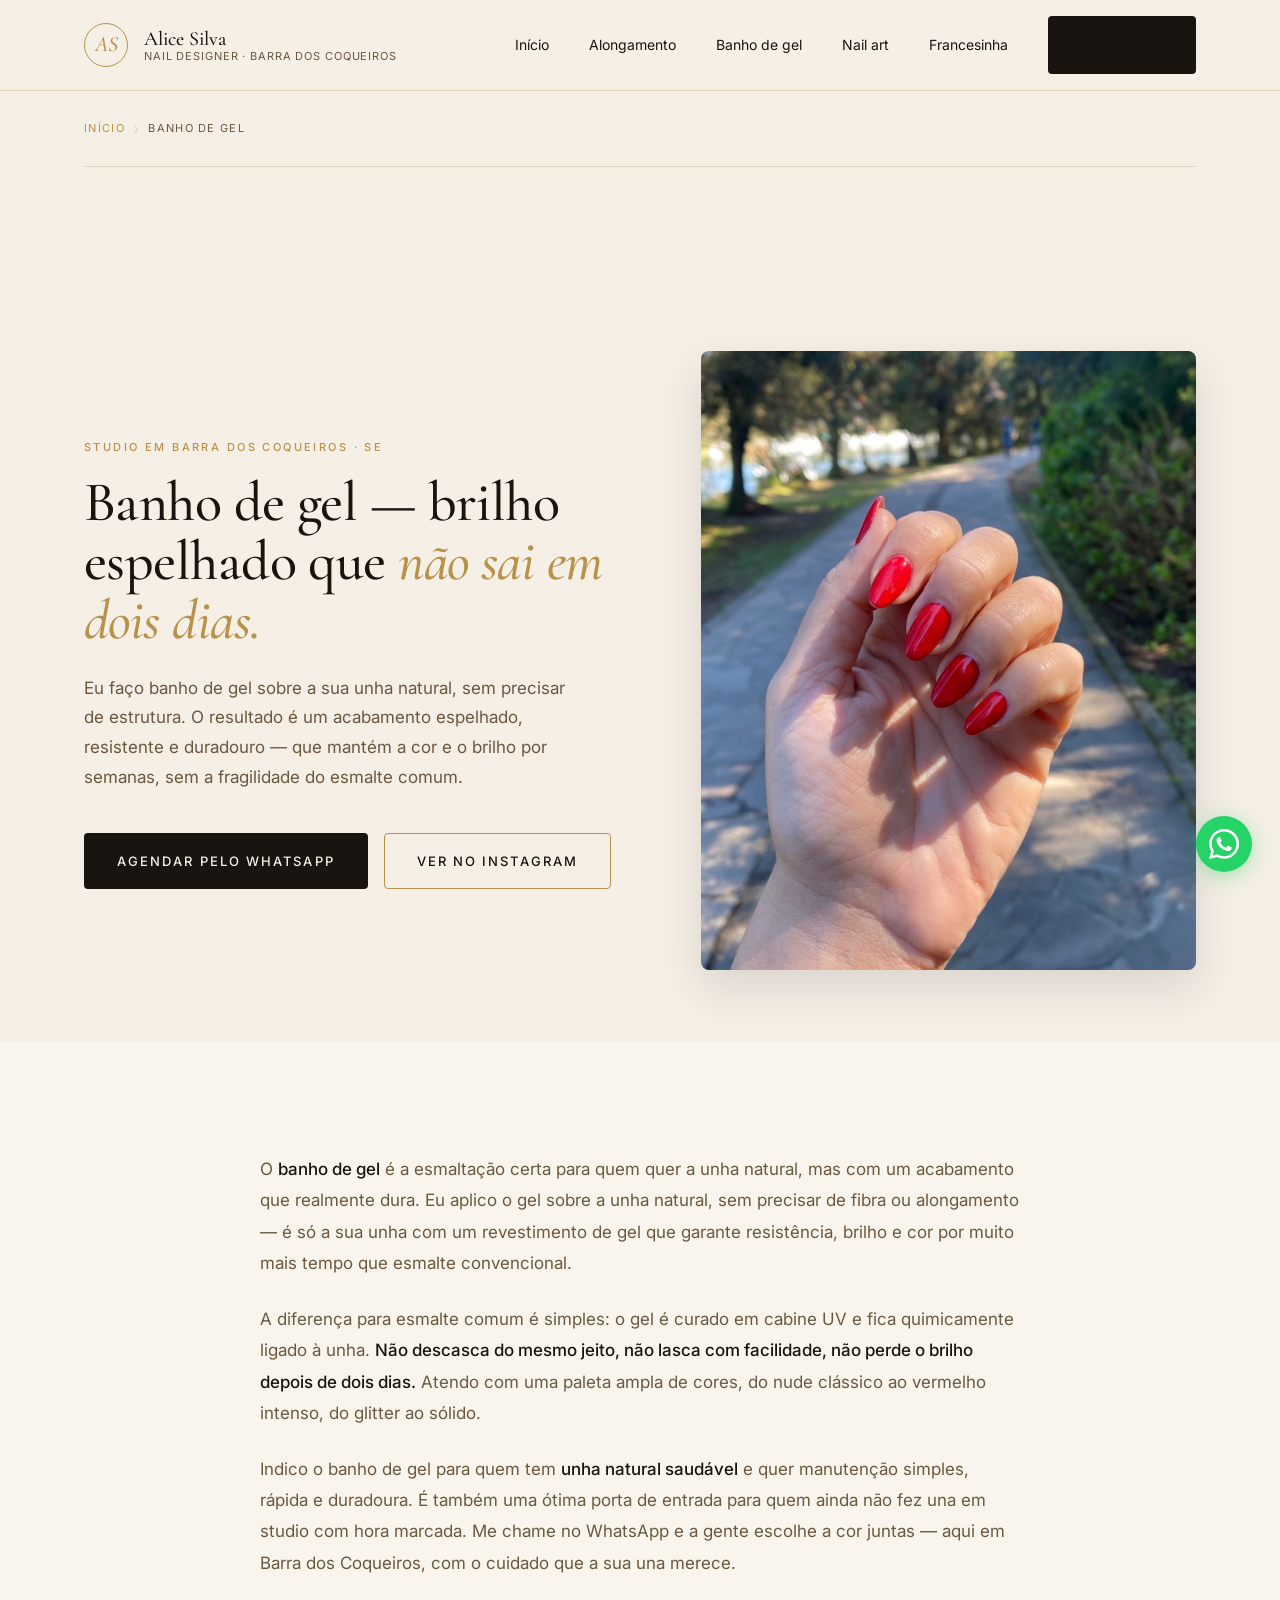
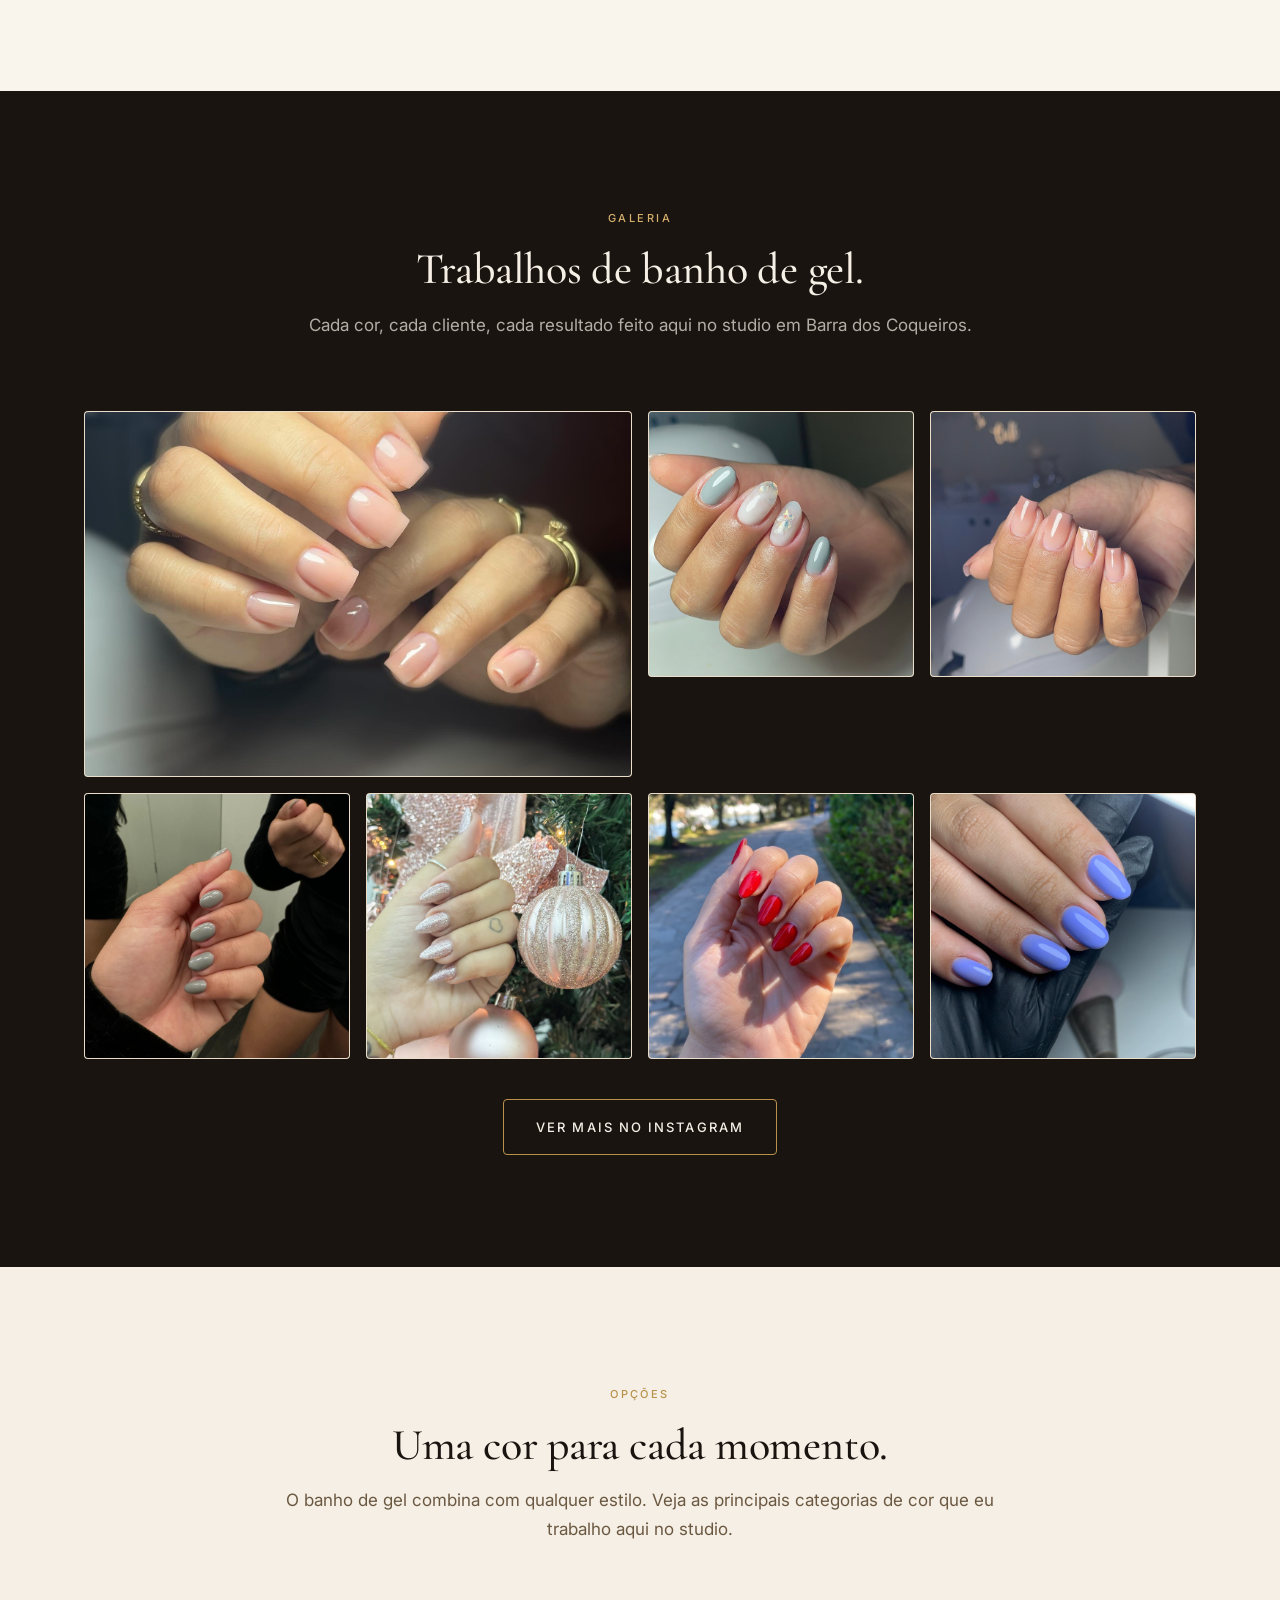
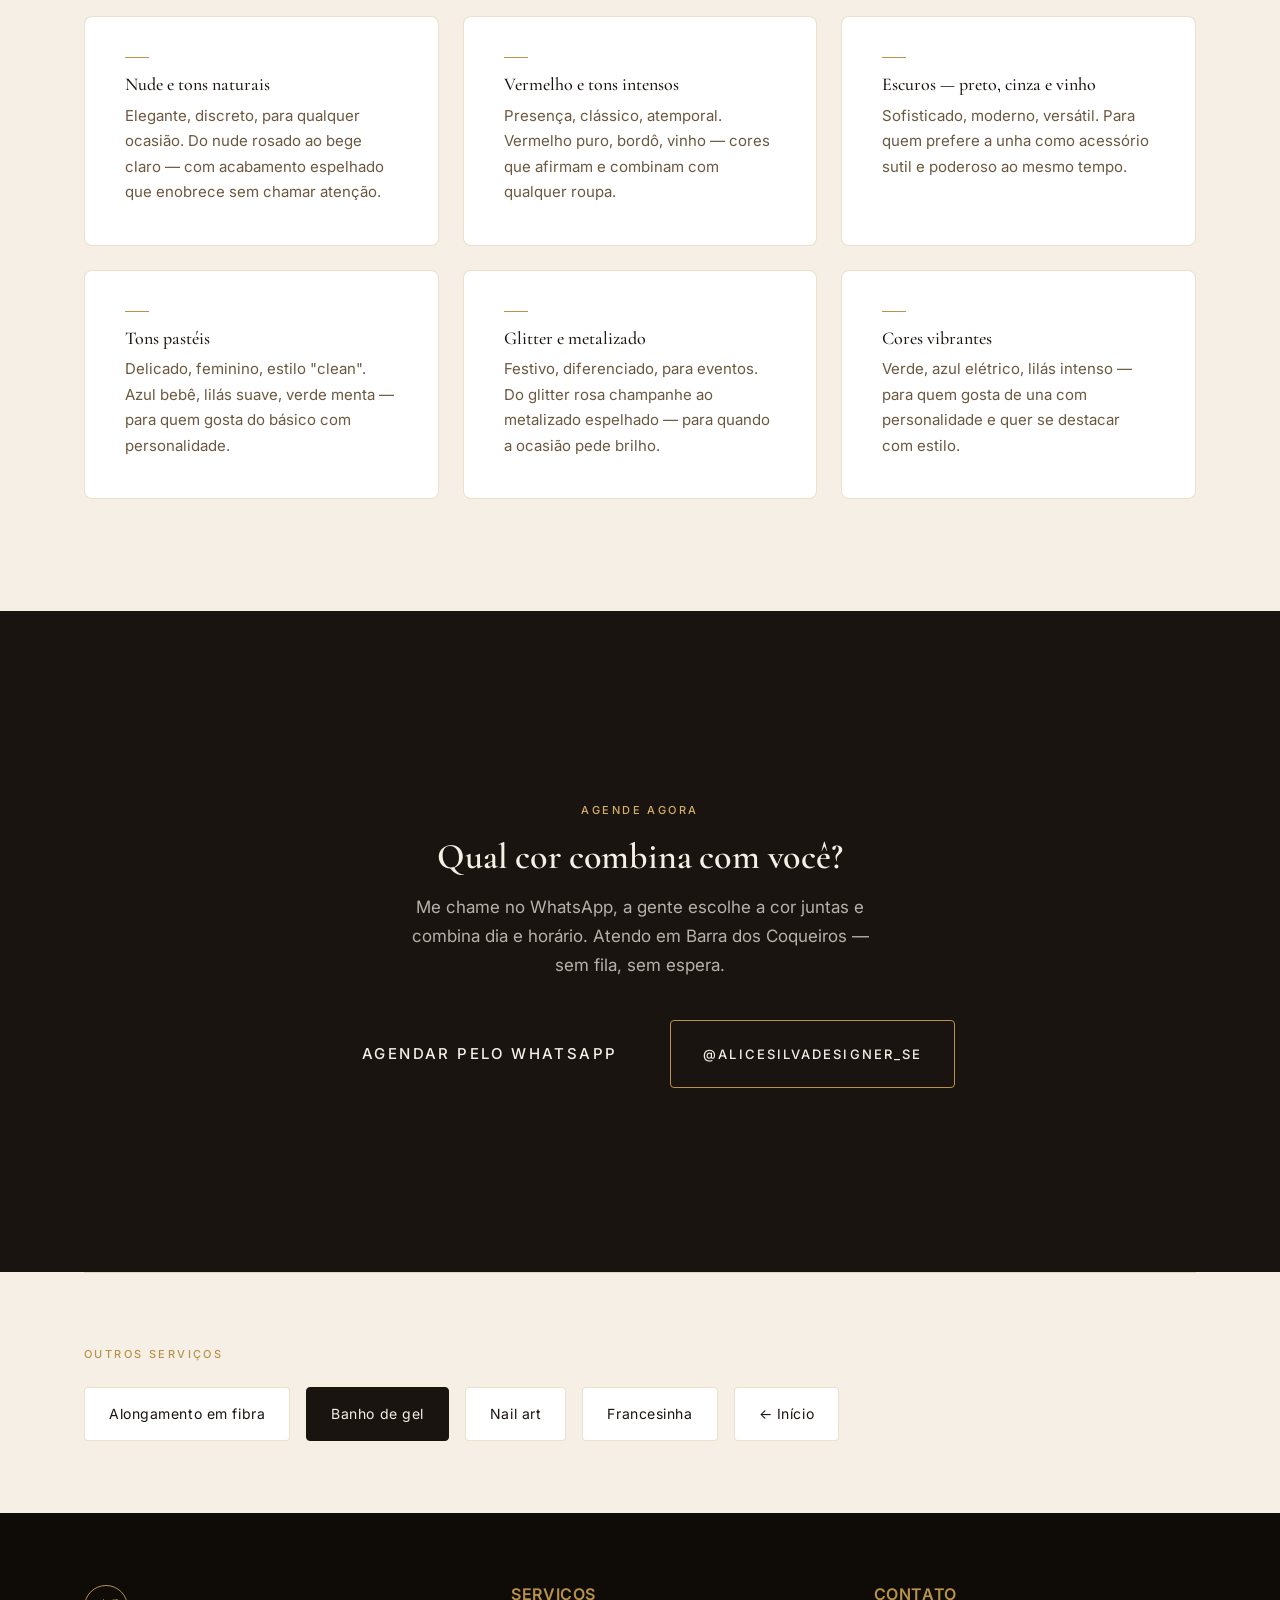
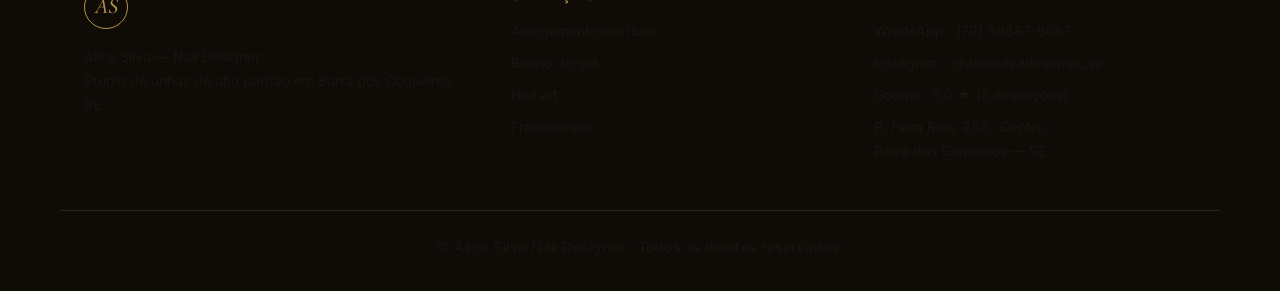
<file: banho-de-gel.html>
<!DOCTYPE html>
<html lang="pt-BR">
<head>
<meta charset="UTF-8">
<meta name="viewport" content="width=device-width, initial-scale=1.0">
<title>Banho de Gel em Barra dos Coqueiros | Alice Silva Nail Designer</title>
<meta name="description" content="Banho de gel em Barra dos Coqueiros (SE). Esmaltação durável com acabamento espelhado sobre a unha natural. Resistência e brilho por semanas. Studio com hora marcada — Alice Silva Nail Designer.">
<meta name="keywords" content="banho de gel Barra dos Coqueiros, banho de gel Aracaju, esmaltação gel Barra dos Coqueiros, nail designer Barra dos Coqueiros, unhas gel Sergipe, Alice Silva Nail Designer">
<meta name="author" content="Alice Silva Nail Designer">
<meta name="robots" content="index, follow">
<meta name="theme-color" content="#1A1410">

<meta property="og:type" content="website">
<meta property="og:title" content="Banho de Gel em Barra dos Coqueiros | Alice Silva Nail Designer">
<meta property="og:description" content="Banho de gel com acabamento espelhado sobre a unha natural. Brilho e resistência por semanas. Studio com hora marcada em Barra dos Coqueiros (SE).">
<meta property="og:locale" content="pt_BR">

<link rel="preconnect" href="https://fonts.googleapis.com">
<link rel="preconnect" href="https://fonts.gstatic.com" crossorigin>
<link href="https://fonts.googleapis.com/css2?family=Cormorant+Garamond:ital,wght@0,400;0,500;0,600;0,700;1,400;1,500&family=Inter:wght@300;400;500;600;700&display=swap" rel="stylesheet">
<link rel="stylesheet" href="style.css">

<script type="application/ld+json">
{
  "@context": "https://schema.org",
  "@type": "Service",
  "name": "Banho de Gel",
  "description": "Banho de gel sobre a unha natural com acabamento espelhado. Resistência e brilho duradouro, sem perder leveza.",
  "provider": {
    "@type": "BeautySalon",
    "name": "Alice Silva - Nail Designer",
    "telephone": "+5579998876067",
    "address": {
      "@type": "PostalAddress",
      "streetAddress": "R. Flora Reis, 285 - Centro",
      "addressLocality": "Barra dos Coqueiros",
      "addressRegion": "SE",
      "postalCode": "49140-000",
      "addressCountry": "BR"
    }
  },
  "areaServed": [
    {"@type":"City","name":"Barra dos Coqueiros"},
    {"@type":"City","name":"Aracaju"}
  ],
  "category": "Banho de gel"
}
</script>
</head>
<body>

<a href="#main" class="skip-link">Pular para o conteúdo</a>

<!-- Header -->
<header class="site-header">
  <nav class="nav" aria-label="Navegação principal">
    <a href="index.html" class="logo" aria-label="Alice Silva Nail Designer - Início">
      <span class="logo-mark">AS</span>
      <span class="logo-text">
        <span class="logo-name">Alice Silva</span>
        <span class="logo-tag">Nail Designer · Barra dos Coqueiros</span>
      </span>
    </a>
    <button class="nav-toggle" aria-label="Abrir menu" aria-expanded="false" id="nav-btn">
      <svg viewBox="0 0 24 24" fill="none" aria-hidden="true"><path d="M3 6h18M3 12h18M3 18h18" stroke="currentColor" stroke-width="1.5" stroke-linecap="round"/></svg>
    </button>
    <ul class="nav-menu" id="nav-menu">
      <li><a href="index.html">Início</a></li>
      <li><a href="alongamento-em-fibra.html">Alongamento</a></li>
      <li><a href="banho-de-gel.html" aria-current="page">Banho de gel</a></li>
      <li><a href="nail-art.html">Nail art</a></li>
      <li><a href="francesinha.html">Francesinha</a></li>
      <li><a href="https://wa.me/5579998876067?text=Ol%C3%A1%20Alice%2C%20vim%20pelo%20site%20e%20quero%20saber%20sobre%20o%20banho%20de%20gel" class="btn btn-primary btn-nav" target="_blank" rel="noopener">Agendar</a></li>
    </ul>
  </nav>
</header>

<main id="main">

  <!-- Breadcrumb -->
  <div class="container">
    <nav class="breadcrumb" aria-label="Você está em">
      <a href="index.html">Início</a>
      <span class="breadcrumb-sep" aria-hidden="true">›</span>
      <span>Banho de gel</span>
    </nav>
  </div>

  <!-- Hero -->
  <section class="cat-hero">
    <div class="container cat-hero-grid">
      <div class="cat-hero-content">
        <span class="eyebrow">Studio em Barra dos Coqueiros · SE</span>
        <h1>Banho de gel — brilho espelhado que <em>não sai em dois dias.</em></h1>
        <p class="cat-hero-sub">Eu faço banho de gel sobre a sua unha natural, sem precisar de estrutura. O resultado é um acabamento espelhado, resistente e duradouro — que mantém a cor e o brilho por semanas, sem a fragilidade do esmalte comum.</p>
        <div class="cat-hero-actions">
          <a href="https://wa.me/5579998876067?text=Ol%C3%A1%20Alice%2C%20vim%20pelo%20site%20e%20quero%20saber%20sobre%20o%20banho%20de%20gel" class="btn btn-primary" target="_blank" rel="noopener">Agendar pelo WhatsApp</a>
          <a href="https://www.instagram.com/alicesilvadesigner_se" class="btn btn-secondary" target="_blank" rel="noopener">Ver no Instagram</a>
        </div>
      </div>
      <div class="cat-hero-img">
        <img src="Alice-Silva%20-%20Nail%20Designer%20(19).jpg" alt="Banho de gel vermelho vivo sobre unhas redondas naturais — resultado espelhado e duradouro">
      </div>
    </div>
  </section>

  <!-- Prose -->
  <section class="section section-cream">
    <div class="container">
      <div class="prose reveal">
        <p>O <strong>banho de gel</strong> é a esmaltação certa para quem quer a unha natural, mas com um acabamento que realmente dura. Eu aplico o gel sobre a unha natural, sem precisar de fibra ou alongamento — é só a sua unha com um revestimento de gel que garante resistência, brilho e cor por muito mais tempo que esmalte convencional.</p>
        <p>A diferença para esmalte comum é simples: o gel é curado em cabine UV e fica quimicamente ligado à unha. <strong>Não descasca do mesmo jeito, não lasca com facilidade, não perde o brilho depois de dois dias.</strong> Atendo com uma paleta ampla de cores, do nude clássico ao vermelho intenso, do glitter ao sólido.</p>
        <p>Indico o banho de gel para quem tem <strong>unha natural saudável</strong> e quer manutenção simples, rápida e duradoura. É também uma ótima porta de entrada para quem ainda não fez una em studio com hora marcada. Me chame no WhatsApp e a gente escolhe a cor juntas — aqui em Barra dos Coqueiros, com o cuidado que a sua una merece.</p>
      </div>
    </div>
  </section>

  <!-- Galeria -->
  <section class="section section-dark">
    <div class="container">
      <div class="section-head section-head-dark reveal">
        <span class="eyebrow eyebrow-light">Galeria</span>
        <h2>Trabalhos de banho de gel.</h2>
        <p class="section-lead">Cada cor, cada cliente, cada resultado feito aqui no studio em Barra dos Coqueiros.</p>
      </div>
      <div class="gallery">
        <figure class="feature reveal"><img src="Alice-Silva%20-%20Nail%20Designer%20(32).jpg" alt="Banho de gel nude perolado em unhas quadradas — elegante e natural"></figure>
        <figure class="reveal"><img src="Alice-Silva%20-%20Nail%20Designer%20(3).jpg" alt="Banho de gel cinza azulado com laço holográfico — unhas redondas"></figure>
        <figure class="reveal"><img src="Alice-Silva%20-%20Nail%20Designer%20(5).jpg" alt="Banho de gel nude com detalhe dourado — unhas quadradas curtas"></figure>
        <figure class="reveal"><img src="Alice-Silva%20-%20Nail%20Designer%20(11).jpg" alt="Banho de gel cinza sólido — unhas redondas naturais"></figure>
        <figure class="reveal"><img src="Alice-Silva%20-%20Nail%20Designer%20(17).jpg" alt="Banho de gel glitter rosa champanhe — unhas amendoadas"></figure>
        <figure class="reveal"><img src="Alice-Silva%20-%20Nail%20Designer%20(19).jpg" alt="Banho de gel vermelho vivo — unhas redondas em ambiente externo"></figure>
        <figure class="reveal"><img src="Alice-Silva%20-%20Nail%20Designer%20(38).jpg" alt="Banho de gel azul lavanda sólido — unhas redondas curtas"></figure>
      </div>
      <div class="gallery-cta">
        <a href="https://www.instagram.com/alicesilvadesigner_se" class="btn btn-outline-light" target="_blank" rel="noopener">Ver mais no Instagram</a>
      </div>
    </div>
  </section>

  <!-- Variety -->
  <section class="section">
    <div class="container">
      <div class="section-head reveal">
        <span class="eyebrow">Opções</span>
        <h2>Uma cor para cada momento.</h2>
        <p class="section-lead">O banho de gel combina com qualquer estilo. Veja as principais categorias de cor que eu trabalho aqui no studio.</p>
      </div>
      <div class="variety-grid">
        <div class="variety reveal">
          <span class="variety-gold" aria-hidden="true"></span>
          <h4>Nude e tons naturais</h4>
          <p>Elegante, discreto, para qualquer ocasião. Do nude rosado ao bege claro — com acabamento espelhado que enobrece sem chamar atenção.</p>
        </div>
        <div class="variety reveal">
          <span class="variety-gold" aria-hidden="true"></span>
          <h4>Vermelho e tons intensos</h4>
          <p>Presença, clássico, atemporal. Vermelho puro, bordô, vinho — cores que afirmam e combinam com qualquer roupa.</p>
        </div>
        <div class="variety reveal">
          <span class="variety-gold" aria-hidden="true"></span>
          <h4>Escuros — preto, cinza e vinho</h4>
          <p>Sofisticado, moderno, versátil. Para quem prefere a unha como acessório sutil e poderoso ao mesmo tempo.</p>
        </div>
        <div class="variety reveal">
          <span class="variety-gold" aria-hidden="true"></span>
          <h4>Tons pastéis</h4>
          <p>Delicado, feminino, estilo "clean". Azul bebê, lilás suave, verde menta — para quem gosta do básico com personalidade.</p>
        </div>
        <div class="variety reveal">
          <span class="variety-gold" aria-hidden="true"></span>
          <h4>Glitter e metalizado</h4>
          <p>Festivo, diferenciado, para eventos. Do glitter rosa champanhe ao metalizado espelhado — para quando a ocasião pede brilho.</p>
        </div>
        <div class="variety reveal">
          <span class="variety-gold" aria-hidden="true"></span>
          <h4>Cores vibrantes</h4>
          <p>Verde, azul elétrico, lilás intenso — para quem gosta de una com personalidade e quer se destacar com estilo.</p>
        </div>
      </div>
    </div>
  </section>

  <!-- CTA -->
  <section class="section section-dark">
    <div class="container cat-cta reveal">
      <span class="eyebrow eyebrow-light">Agende agora</span>
      <h3 class="white">Qual cor combina com você?</h3>
      <p class="white-soft">Me chame no WhatsApp, a gente escolhe a cor juntas e combina dia e horário. Atendo em Barra dos Coqueiros — sem fila, sem espera.</p>
      <div class="cat-cta-btns">
        <a href="https://wa.me/5579998876067?text=Ol%C3%A1%20Alice%2C%20vim%20pelo%20site%20e%20quero%20agendar%20o%20banho%20de%20gel" class="btn btn-primary btn-lg" target="_blank" rel="noopener">Agendar pelo WhatsApp</a>
        <a href="https://www.instagram.com/alicesilvadesigner_se" class="btn btn-outline-light" target="_blank" rel="noopener">@alicesilvadesigner_se</a>
      </div>
    </div>
  </section>

  <!-- Cat Nav -->
  <section class="container">
    <div class="cat-nav">
      <span class="cn-label">Outros serviços</span>
      <div class="cn-links">
        <a href="alongamento-em-fibra.html">Alongamento em fibra</a>
        <a href="banho-de-gel.html" class="current">Banho de gel</a>
        <a href="nail-art.html">Nail art</a>
        <a href="francesinha.html">Francesinha</a>
        <a href="index.html">← Início</a>
      </div>
    </div>
  </section>

</main>

<!-- Footer -->
<footer class="footer">
  <div class="container footer-grid">
    <div>
      <span class="logo-mark logo-mark-footer">AS</span>
      <p class="footer-text">Alice Silva — Nail Designer<br/>Studio de unhas de alto padrão em Barra dos Coqueiros · SE.</p>
    </div>
    <div>
      <h4>Serviços</h4>
      <p><a href="alongamento-em-fibra.html">Alongamento em fibra</a></p>
      <p><a href="banho-de-gel.html">Banho de gel</a></p>
      <p><a href="nail-art.html">Nail art</a></p>
      <p><a href="francesinha.html">Francesinha</a></p>
    </div>
    <div>
      <h4>Contato</h4>
      <p><a href="https://wa.me/5579998876067" target="_blank" rel="noopener">WhatsApp · (79) 99887-6067</a></p>
      <p><a href="https://www.instagram.com/alicesilvadesigner_se" target="_blank" rel="noopener">Instagram · @alicesilvadesigner_se</a></p>
      <p><a href="https://share.google/lmxDHApF4tQM9ZgDr" target="_blank" rel="noopener">Google · 5,0 ★ (8 avaliações)</a></p>
      <p>R. Flora Reis, 285 · Centro<br/>Barra dos Coqueiros — SE</p>
    </div>
  </div>
  <div class="footer-bottom">
    <p>© Alice Silva Nail Designer · Todos os direitos reservados.</p>
  </div>
</footer>

<!-- WA Float -->
<a href="https://wa.me/5579998876067?text=Ol%C3%A1%20Alice%2C%20vim%20pelo%20site%20e%20quero%20saber%20sobre%20o%20banho%20de%20gel" class="wa-float" target="_blank" rel="noopener" aria-label="Chamar no WhatsApp">
  <svg viewBox="0 0 24 24" xmlns="http://www.w3.org/2000/svg" aria-hidden="true"><path d="M17.472 14.382c-.297-.149-1.758-.867-2.03-.967-.273-.099-.471-.148-.67.15-.197.297-.767.966-.94 1.164-.173.199-.347.223-.644.075-.297-.15-1.255-.463-2.39-1.475-.883-.788-1.48-1.761-1.653-2.059-.173-.297-.018-.458.13-.606.134-.133.298-.347.446-.52.149-.174.198-.298.298-.497.099-.198.05-.371-.025-.52-.075-.149-.669-1.612-.916-2.207-.242-.579-.487-.5-.669-.51-.173-.008-.371-.01-.57-.01-.198 0-.52.074-.792.372-.272.297-1.04 1.016-1.04 2.479 0 1.462 1.065 2.875 1.213 3.074.149.198 2.096 3.2 5.077 4.487.709.306 1.262.489 1.694.625.712.227 1.36.195 1.871.118.571-.085 1.758-.719 2.006-1.413.248-.694.248-1.289.173-1.413-.074-.124-.272-.198-.57-.347m-5.421 7.403h-.004a9.87 9.87 0 01-5.031-1.378l-.361-.214-3.741.982.998-3.648-.235-.374a9.86 9.86 0 01-1.51-5.26c.001-5.45 4.436-9.884 9.888-9.884 2.64 0 5.122 1.03 6.988 2.898a9.825 9.825 0 012.893 6.994c-.003 5.45-4.437 9.884-9.885 9.884m8.413-18.297A11.815 11.815 0 0012.05 0C5.495 0 .16 5.335.157 11.892c0 2.096.547 4.142 1.588 5.945L.057 24l6.305-1.654a11.882 11.882 0 005.683 1.448h.005c6.554 0 11.890-5.335 11.893-11.893a11.821 11.821 0 00-3.48-8.413z"/></svg>
</a>

<script>
const btn = document.getElementById('nav-btn');
const menu = document.getElementById('nav-menu');
if (btn && menu) {
  btn.addEventListener('click', () => {
    const open = menu.classList.toggle('is-open');
    btn.setAttribute('aria-expanded', open);
  });
}
const obs = new IntersectionObserver(els => els.forEach(el => {
  if (el.isIntersecting) { el.target.classList.add('is-visible'); obs.unobserve(el.target); }
}), { threshold: 0.12 });
document.querySelectorAll('.reveal').forEach(el => obs.observe(el));
</script>
</body>
</html>
</file>
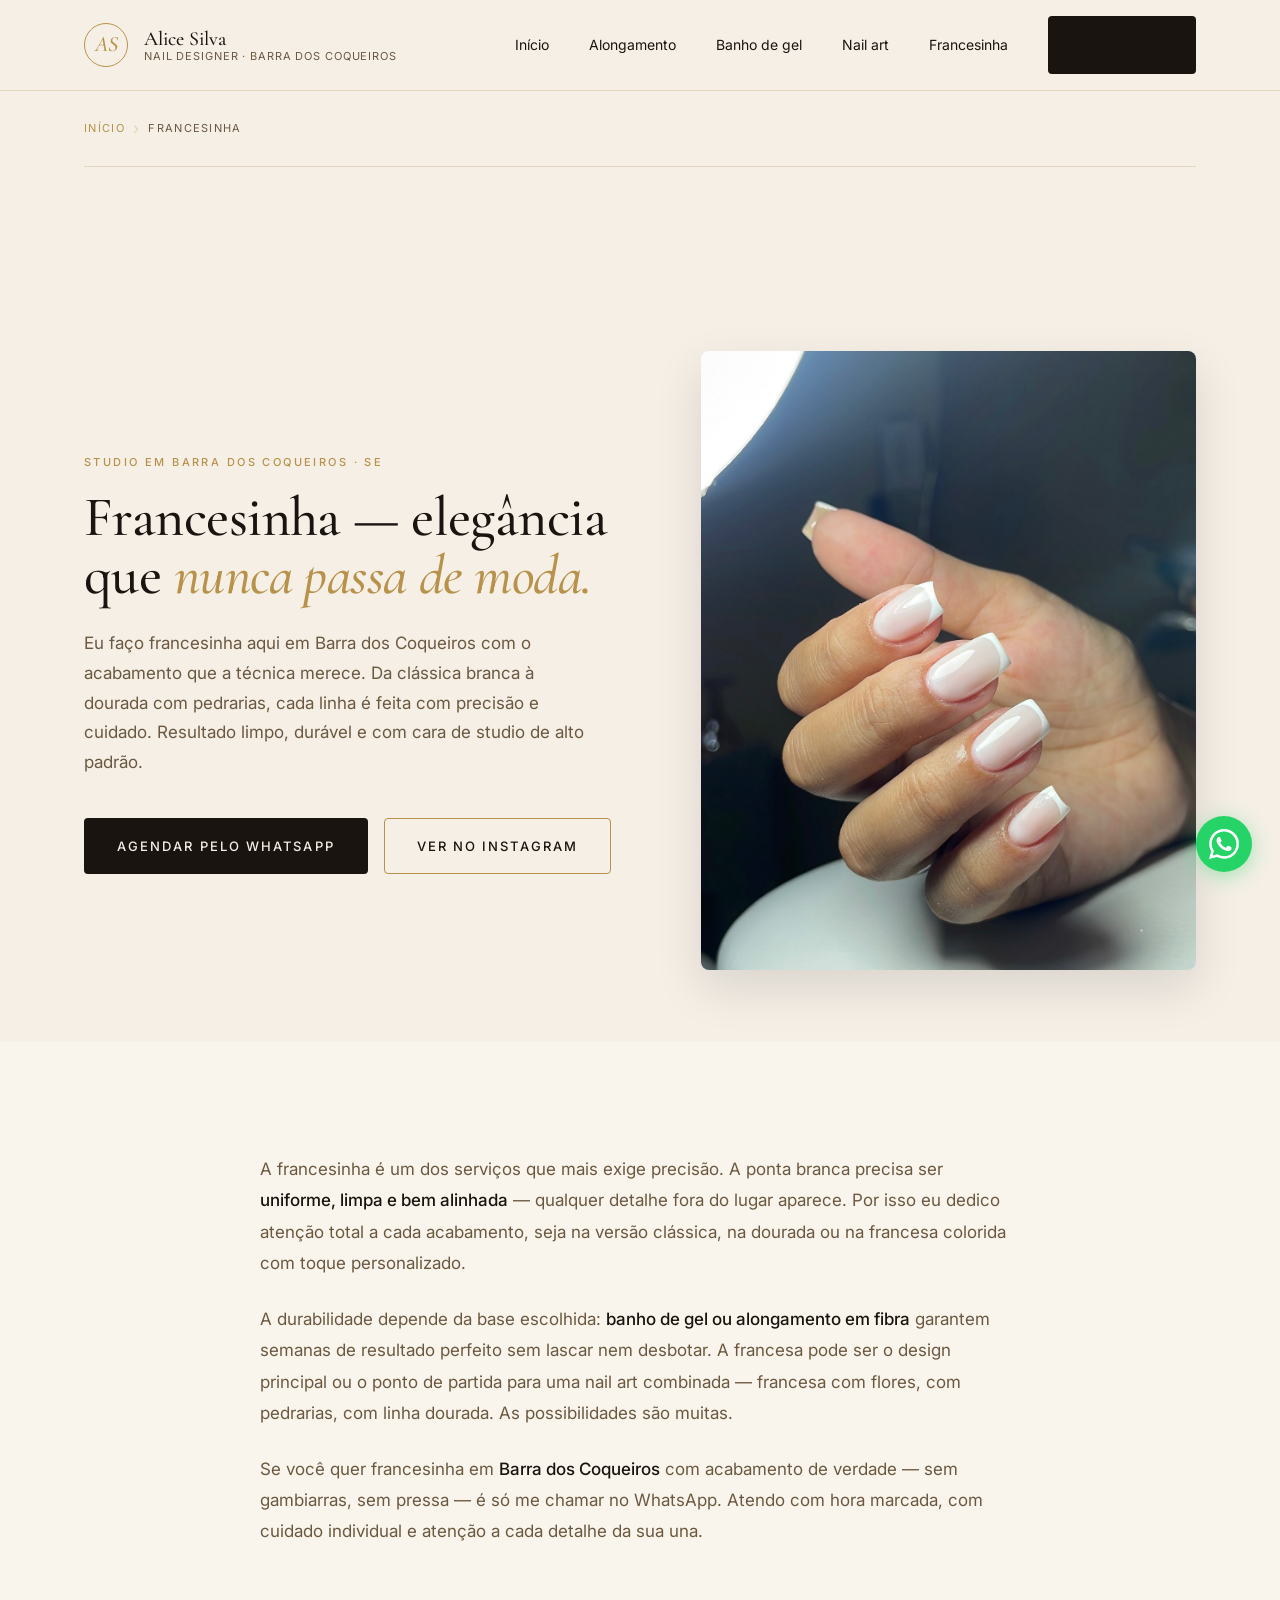
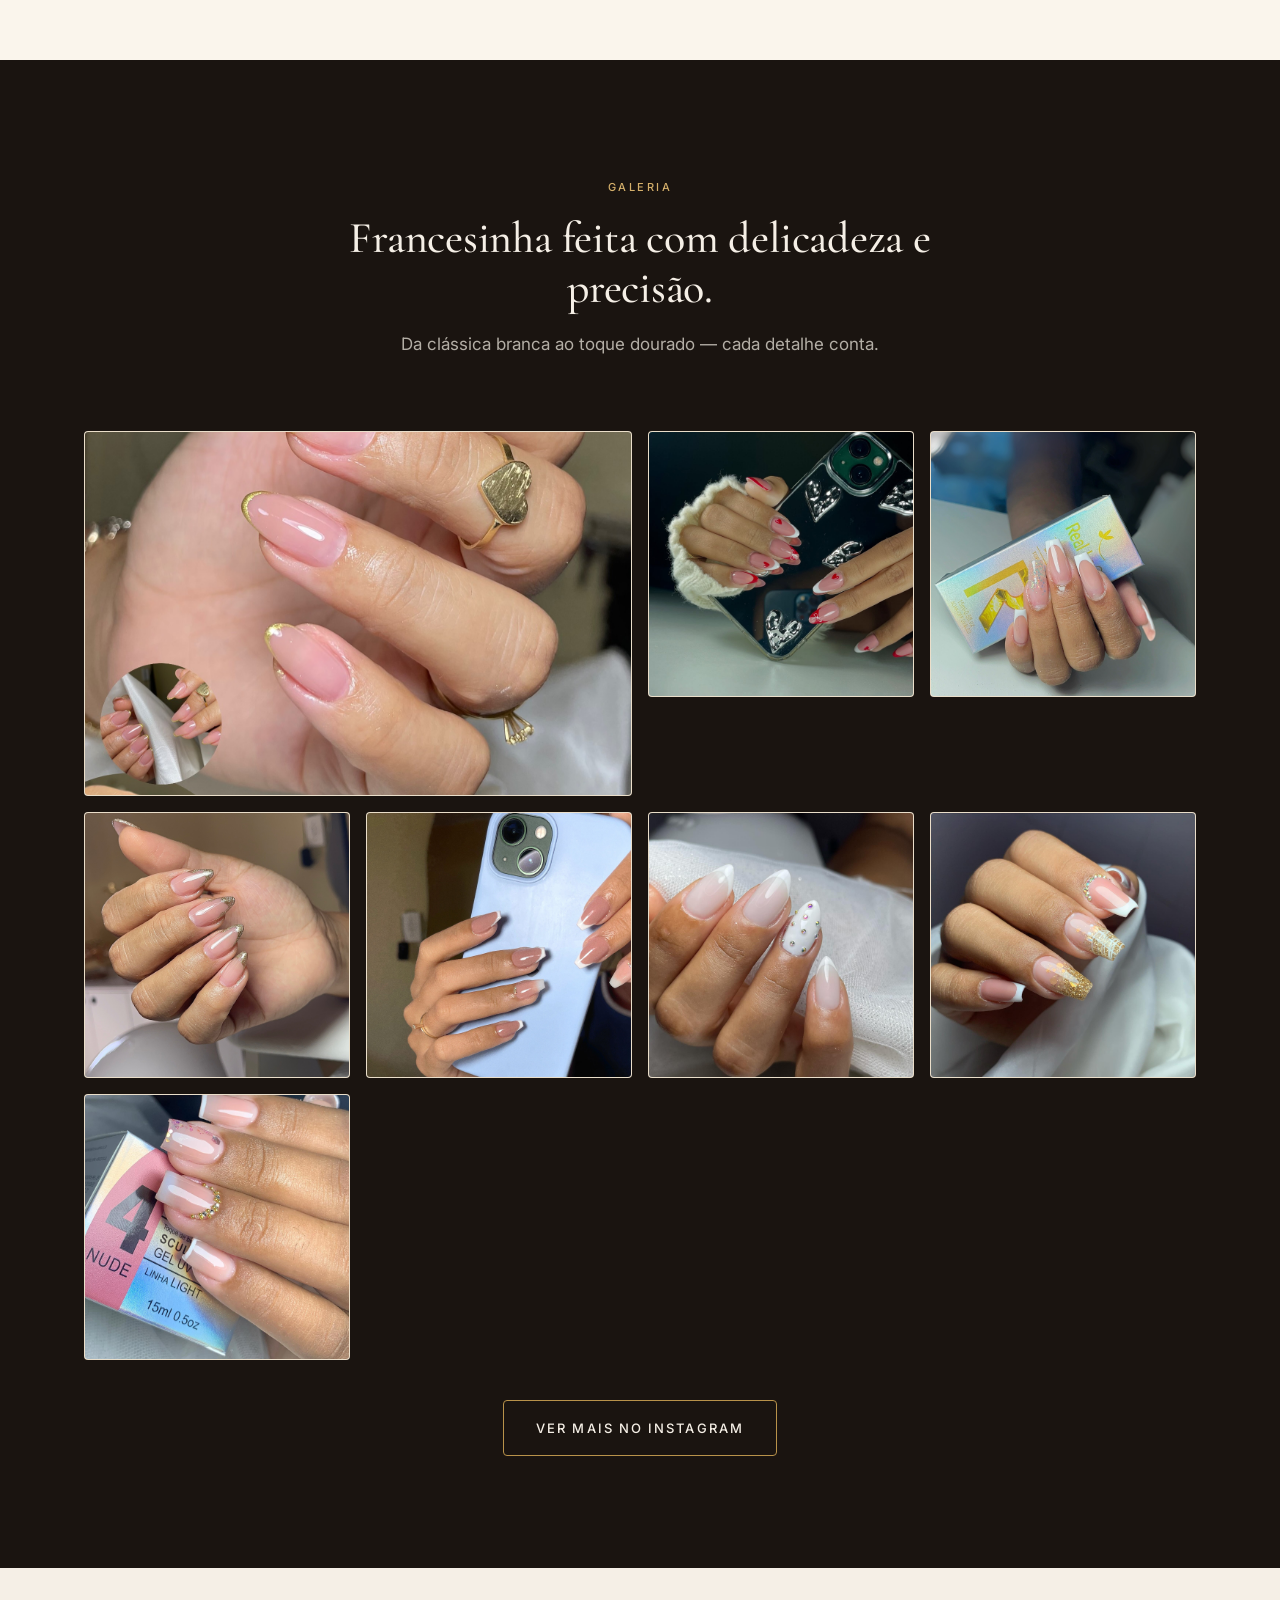
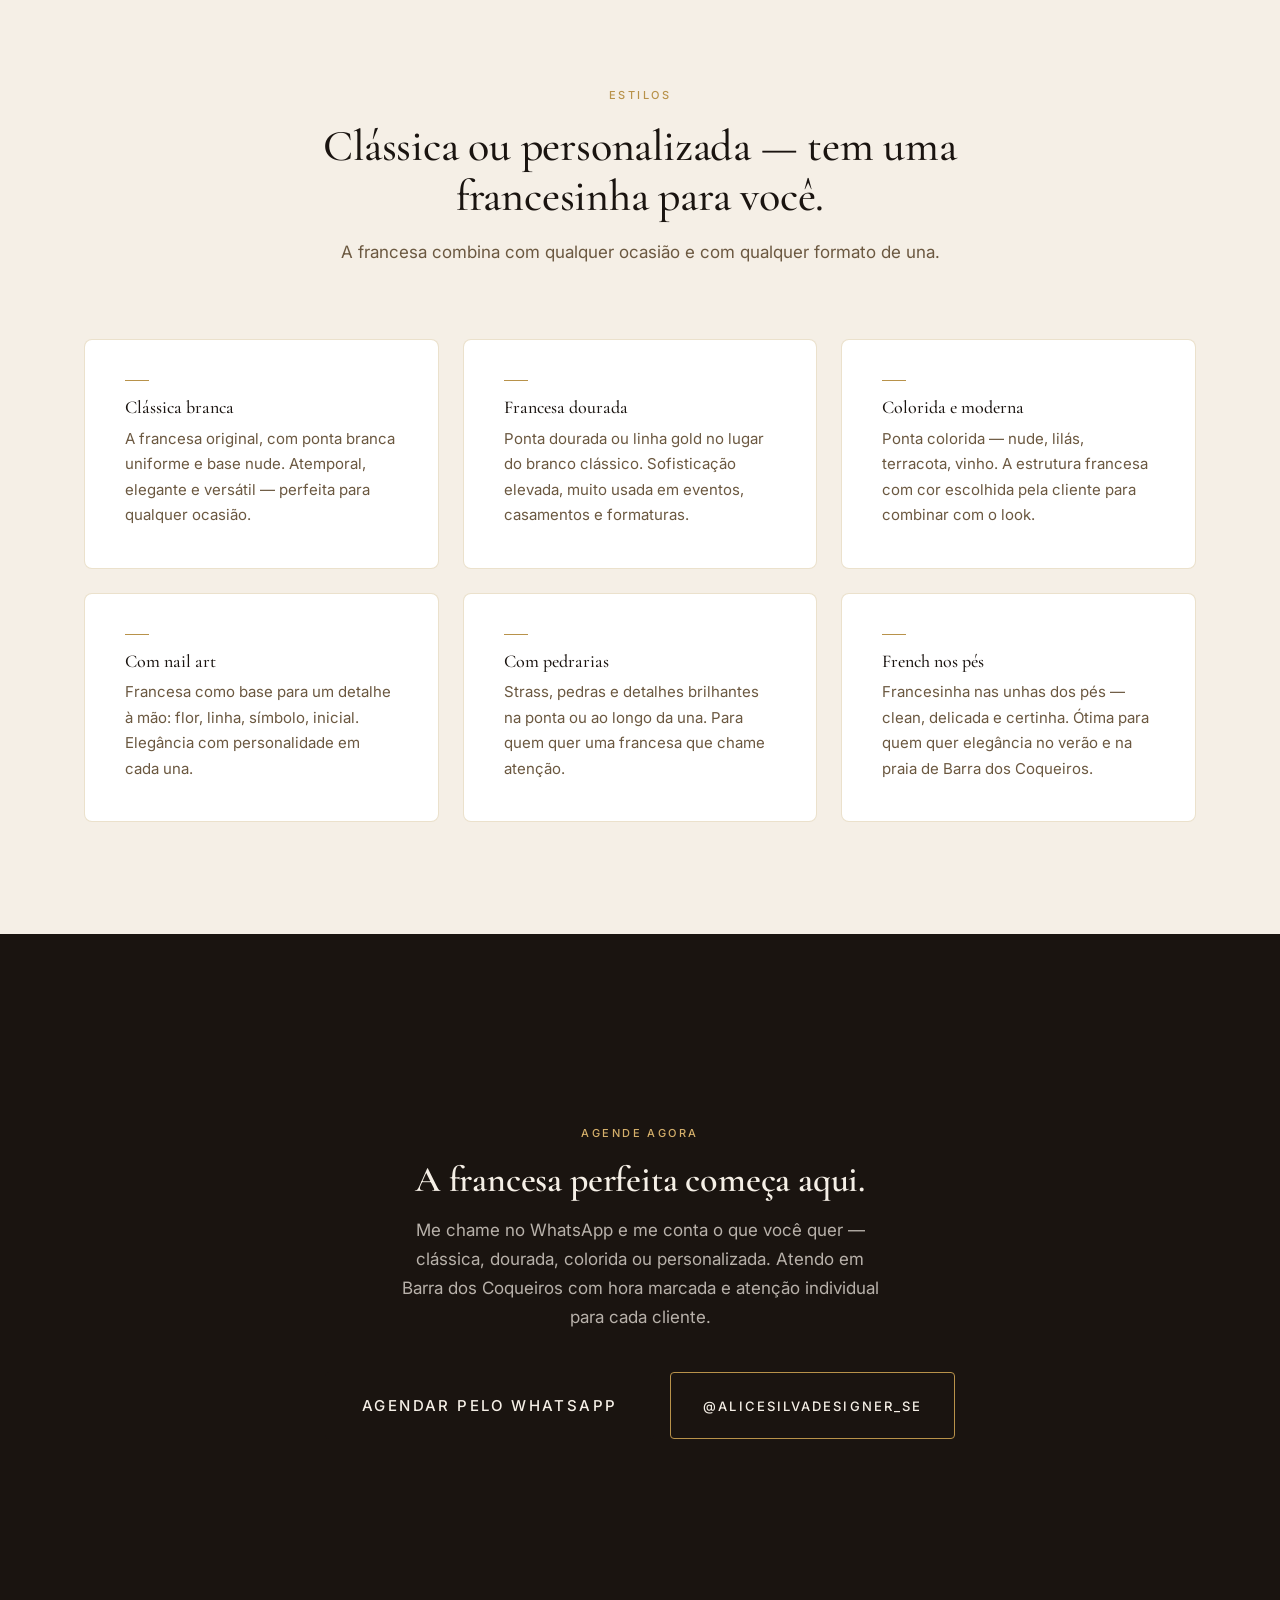
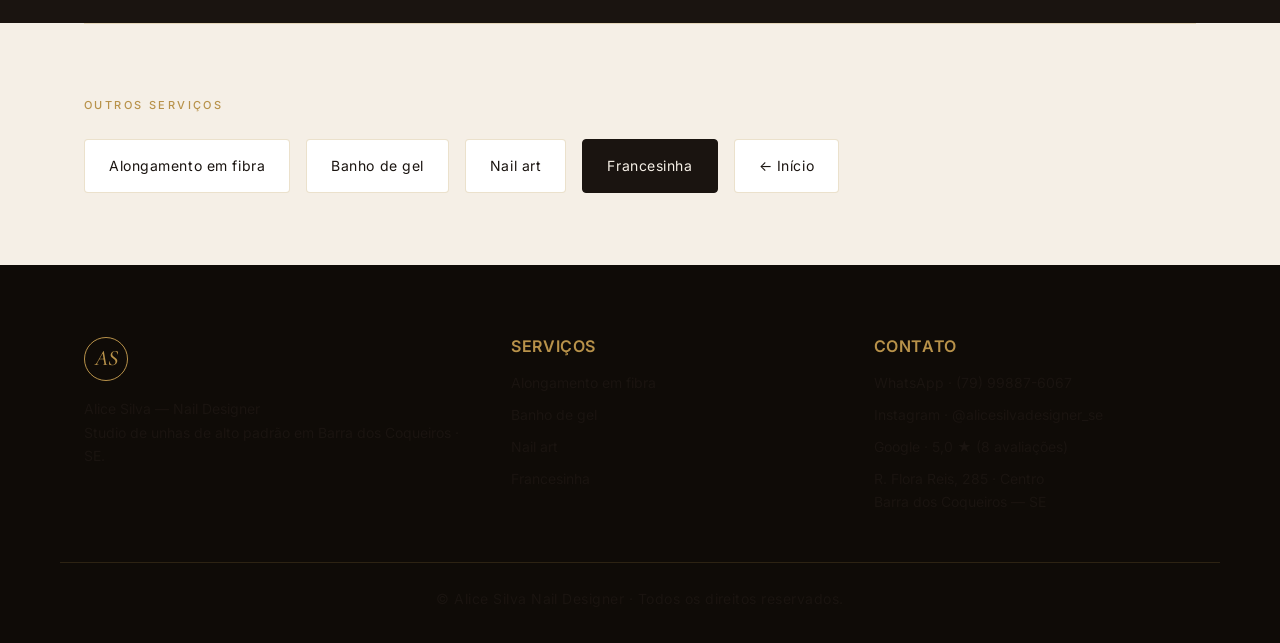
<file: francesinha.html>
<!DOCTYPE html>
<html lang="pt-BR">
<head>
<meta charset="UTF-8">
<meta name="viewport" content="width=device-width, initial-scale=1.0">
<title>Francesinha em Barra dos Coqueiros | Alice Silva Nail Designer</title>
<meta name="description" content="Francesinha em Barra dos Coqueiros (SE). Da clássica branca à francesa dourada ou colorida — unhas com elegância atemporal. Studio com hora marcada. Alice Silva Nail Designer.">
<meta name="keywords" content="francesinha Barra dos Coqueiros, francesinha Aracaju, francesa nas unhas Sergipe, unhas francesas Barra dos Coqueiros, francesinha dourada Aracaju, nail designer Barra dos Coqueiros, Alice Silva Nail Designer">
<meta name="author" content="Alice Silva Nail Designer">
<meta name="robots" content="index, follow">
<meta name="theme-color" content="#1A1410">

<meta property="og:type" content="website">
<meta property="og:title" content="Francesinha em Barra dos Coqueiros | Alice Silva Nail Designer">
<meta property="og:description" content="Francesinha clássica, dourada ou colorida em Barra dos Coqueiros (SE). Elegância atemporal feita com acabamento de studio.">
<meta property="og:locale" content="pt_BR">

<link rel="preconnect" href="https://fonts.googleapis.com">
<link rel="preconnect" href="https://fonts.gstatic.com" crossorigin>
<link href="https://fonts.googleapis.com/css2?family=Cormorant+Garamond:ital,wght@0,400;0,500;0,600;0,700;1,400;1,500&family=Inter:wght@300;400;500;600;700&display=swap" rel="stylesheet">
<link rel="stylesheet" href="style.css">

<script type="application/ld+json">
{
  "@context": "https://schema.org",
  "@type": "Service",
  "name": "Francesinha",
  "description": "Francesa clássica, dourada ou colorida. Elegância atemporal com acabamento impecável e durabilidade de gel ou fibra.",
  "provider": {
    "@type": "BeautySalon",
    "name": "Alice Silva - Nail Designer",
    "telephone": "+5579998876067",
    "address": {
      "@type": "PostalAddress",
      "streetAddress": "R. Flora Reis, 285 - Centro",
      "addressLocality": "Barra dos Coqueiros",
      "addressRegion": "SE",
      "postalCode": "49140-000",
      "addressCountry": "BR"
    }
  },
  "areaServed": [
    {"@type":"City","name":"Barra dos Coqueiros"},
    {"@type":"City","name":"Aracaju"}
  ],
  "category": "Francesinha"
}
</script>
</head>
<body>

<a href="#main" class="skip-link">Pular para o conteúdo</a>

<!-- Header -->
<header class="site-header">
  <nav class="nav" aria-label="Navegação principal">
    <a href="index.html" class="logo" aria-label="Alice Silva Nail Designer - Início">
      <span class="logo-mark">AS</span>
      <span class="logo-text">
        <span class="logo-name">Alice Silva</span>
        <span class="logo-tag">Nail Designer · Barra dos Coqueiros</span>
      </span>
    </a>
    <button class="nav-toggle" aria-label="Abrir menu" aria-expanded="false" id="nav-btn">
      <svg viewBox="0 0 24 24" fill="none" aria-hidden="true"><path d="M3 6h18M3 12h18M3 18h18" stroke="currentColor" stroke-width="1.5" stroke-linecap="round"/></svg>
    </button>
    <ul class="nav-menu" id="nav-menu">
      <li><a href="index.html">Início</a></li>
      <li><a href="alongamento-em-fibra.html">Alongamento</a></li>
      <li><a href="banho-de-gel.html">Banho de gel</a></li>
      <li><a href="nail-art.html">Nail art</a></li>
      <li><a href="francesinha.html" aria-current="page">Francesinha</a></li>
      <li><a href="https://wa.me/5579998876067?text=Ol%C3%A1%20Alice%2C%20vim%20pelo%20site%20e%20quero%20saber%20sobre%20a%20francesinha" class="btn btn-primary btn-nav" target="_blank" rel="noopener">Agendar</a></li>
    </ul>
  </nav>
</header>

<main id="main">

  <!-- Breadcrumb -->
  <div class="container">
    <nav class="breadcrumb" aria-label="Você está em">
      <a href="index.html">Início</a>
      <span class="breadcrumb-sep" aria-hidden="true">›</span>
      <span>Francesinha</span>
    </nav>
  </div>

  <!-- Hero -->
  <section class="cat-hero">
    <div class="container cat-hero-grid">
      <div class="cat-hero-content">
        <span class="eyebrow">Studio em Barra dos Coqueiros · SE</span>
        <h1>Francesinha — elegância que <em>nunca passa de moda.</em></h1>
        <p class="cat-hero-sub">Eu faço francesinha aqui em Barra dos Coqueiros com o acabamento que a técnica merece. Da clássica branca à dourada com pedrarias, cada linha é feita com precisão e cuidado. Resultado limpo, durável e com cara de studio de alto padrão.</p>
        <div class="cat-hero-actions">
          <a href="https://wa.me/5579998876067?text=Ol%C3%A1%20Alice%2C%20vim%20pelo%20site%20e%20quero%20saber%20sobre%20a%20francesinha" class="btn btn-primary" target="_blank" rel="noopener">Agendar pelo WhatsApp</a>
          <a href="https://www.instagram.com/alicesilvadesigner_se" class="btn btn-secondary" target="_blank" rel="noopener">Ver no Instagram</a>
        </div>
      </div>
      <div class="cat-hero-img">
        <img src="Alice-Silva%20-%20Nail%20Designer%20(14).jpg" alt="Francesinha clássica branca em unhas amendoadas — trabalho impecável de Alice Silva Nail Designer">
      </div>
    </div>
  </section>

  <!-- Prose -->
  <section class="section section-cream">
    <div class="container">
      <div class="prose reveal">
        <p>A francesinha é um dos serviços que mais exige precisão. A ponta branca precisa ser <strong>uniforme, limpa e bem alinhada</strong> — qualquer detalhe fora do lugar aparece. Por isso eu dedico atenção total a cada acabamento, seja na versão clássica, na dourada ou na francesa colorida com toque personalizado.</p>
        <p>A durabilidade depende da base escolhida: <strong>banho de gel ou alongamento em fibra</strong> garantem semanas de resultado perfeito sem lascar nem desbotar. A francesa pode ser o design principal ou o ponto de partida para uma nail art combinada — francesa com flores, com pedrarias, com linha dourada. As possibilidades são muitas.</p>
        <p>Se você quer francesinha em <strong>Barra dos Coqueiros</strong> com acabamento de verdade — sem gambiarras, sem pressa — é só me chamar no WhatsApp. Atendo com hora marcada, com cuidado individual e atenção a cada detalhe da sua una.</p>
      </div>
    </div>
  </section>

  <!-- Galeria -->
  <section class="section section-dark">
    <div class="container">
      <div class="section-head section-head-dark reveal">
        <span class="eyebrow eyebrow-light">Galeria</span>
        <h2>Francesinha feita com delicadeza e precisão.</h2>
        <p class="section-lead">Da clássica branca ao toque dourado — cada detalhe conta.</p>
      </div>
      <div class="gallery">
        <figure class="feature reveal"><img src="Alice-Silva%20-%20Nail%20Designer%20(23).jpg" alt="Francesinha dourada com detalhe de pedrarias — elegância e delicadeza nos detalhes"></figure>
        <figure class="reveal"><img src="Alice-Silva%20-%20Nail%20Designer%20(4).jpg" alt="Francesinha clássica branca em unhas amendoadas — acabamento limpo e preciso"></figure>
        <figure class="reveal"><img src="Alice-Silva%20-%20Nail%20Designer%20(12).jpg" alt="Francesinha nude com linha fina dourada — sofisticação discreta"></figure>
        <figure class="reveal"><img src="Alice-Silva%20-%20Nail%20Designer%20(15).jpg" alt="Francesa colorida moderna com detalhes vibrantes — unhas quadradas"></figure>
        <figure class="reveal"><img src="Alice-Silva%20-%20Nail%20Designer%20(18).jpg" alt="Francesinha com nail art floral — flores pintadas à mão na ponta das unhas"></figure>
        <figure class="reveal"><img src="Alice-Silva%20-%20Nail%20Designer%20(34).jpg" alt="Francesinha com pedrarias e acabamento dourado — unhas amendoadas sofisticadas"></figure>
        <figure class="reveal"><img src="Alice-Silva%20-%20Nail%20Designer%20(40).jpg" alt="Francesinha em unhas curtas — elegância no comprimento natural"></figure>
        <figure class="reveal"><img src="Alice-Silva%20-%20Nail%20Designer%20(41).jpg" alt="Francesa com detalhes decorativos — acabamento de alto padrão"></figure>
      </div>
      <div class="gallery-cta">
        <a href="https://www.instagram.com/alicesilvadesigner_se" class="btn btn-outline-light" target="_blank" rel="noopener">Ver mais no Instagram</a>
      </div>
    </div>
  </section>

  <!-- Variety -->
  <section class="section">
    <div class="container">
      <div class="section-head reveal">
        <span class="eyebrow">Estilos</span>
        <h2>Clássica ou personalizada — tem uma francesinha para você.</h2>
        <p class="section-lead">A francesa combina com qualquer ocasião e com qualquer formato de una.</p>
      </div>
      <div class="variety-grid">
        <div class="variety reveal">
          <span class="variety-gold" aria-hidden="true"></span>
          <h4>Clássica branca</h4>
          <p>A francesa original, com ponta branca uniforme e base nude. Atemporal, elegante e versátil — perfeita para qualquer ocasião.</p>
        </div>
        <div class="variety reveal">
          <span class="variety-gold" aria-hidden="true"></span>
          <h4>Francesa dourada</h4>
          <p>Ponta dourada ou linha gold no lugar do branco clássico. Sofisticação elevada, muito usada em eventos, casamentos e formaturas.</p>
        </div>
        <div class="variety reveal">
          <span class="variety-gold" aria-hidden="true"></span>
          <h4>Colorida e moderna</h4>
          <p>Ponta colorida — nude, lilás, terracota, vinho. A estrutura francesa com cor escolhida pela cliente para combinar com o look.</p>
        </div>
        <div class="variety reveal">
          <span class="variety-gold" aria-hidden="true"></span>
          <h4>Com nail art</h4>
          <p>Francesa como base para um detalhe à mão: flor, linha, símbolo, inicial. Elegância com personalidade em cada una.</p>
        </div>
        <div class="variety reveal">
          <span class="variety-gold" aria-hidden="true"></span>
          <h4>Com pedrarias</h4>
          <p>Strass, pedras e detalhes brilhantes na ponta ou ao longo da una. Para quem quer uma francesa que chame atenção.</p>
        </div>
        <div class="variety reveal">
          <span class="variety-gold" aria-hidden="true"></span>
          <h4>French nos pés</h4>
          <p>Francesinha nas unhas dos pés — clean, delicada e certinha. Ótima para quem quer elegância no verão e na praia de Barra dos Coqueiros.</p>
        </div>
      </div>
    </div>
  </section>

  <!-- CTA -->
  <section class="section section-dark">
    <div class="container cat-cta reveal">
      <span class="eyebrow eyebrow-light">Agende agora</span>
      <h3 class="white">A francesa perfeita começa aqui.</h3>
      <p class="white-soft">Me chame no WhatsApp e me conta o que você quer — clássica, dourada, colorida ou personalizada. Atendo em Barra dos Coqueiros com hora marcada e atenção individual para cada cliente.</p>
      <div class="cat-cta-btns">
        <a href="https://wa.me/5579998876067?text=Ol%C3%A1%20Alice%2C%20vim%20pelo%20site%20e%20quero%20agendar%20uma%20francesinha" class="btn btn-primary btn-lg" target="_blank" rel="noopener">Agendar pelo WhatsApp</a>
        <a href="https://www.instagram.com/alicesilvadesigner_se" class="btn btn-outline-light" target="_blank" rel="noopener">@alicesilvadesigner_se</a>
      </div>
    </div>
  </section>

  <!-- Cat Nav -->
  <section class="container">
    <div class="cat-nav">
      <span class="cn-label">Outros serviços</span>
      <div class="cn-links">
        <a href="alongamento-em-fibra.html">Alongamento em fibra</a>
        <a href="banho-de-gel.html">Banho de gel</a>
        <a href="nail-art.html">Nail art</a>
        <a href="francesinha.html" class="current">Francesinha</a>
        <a href="index.html">← Início</a>
      </div>
    </div>
  </section>

</main>

<!-- Footer -->
<footer class="footer">
  <div class="container footer-grid">
    <div>
      <span class="logo-mark logo-mark-footer">AS</span>
      <p class="footer-text">Alice Silva — Nail Designer<br/>Studio de unhas de alto padrão em Barra dos Coqueiros · SE.</p>
    </div>
    <div>
      <h4>Serviços</h4>
      <p><a href="alongamento-em-fibra.html">Alongamento em fibra</a></p>
      <p><a href="banho-de-gel.html">Banho de gel</a></p>
      <p><a href="nail-art.html">Nail art</a></p>
      <p><a href="francesinha.html">Francesinha</a></p>
    </div>
    <div>
      <h4>Contato</h4>
      <p><a href="https://wa.me/5579998876067" target="_blank" rel="noopener">WhatsApp · (79) 99887-6067</a></p>
      <p><a href="https://www.instagram.com/alicesilvadesigner_se" target="_blank" rel="noopener">Instagram · @alicesilvadesigner_se</a></p>
      <p><a href="https://share.google/lmxDHApF4tQM9ZgDr" target="_blank" rel="noopener">Google · 5,0 ★ (8 avaliações)</a></p>
      <p>R. Flora Reis, 285 · Centro<br/>Barra dos Coqueiros — SE</p>
    </div>
  </div>
  <div class="footer-bottom">
    <p>© Alice Silva Nail Designer · Todos os direitos reservados.</p>
  </div>
</footer>

<!-- WA Float -->
<a href="https://wa.me/5579998876067?text=Ol%C3%A1%20Alice%2C%20vim%20pelo%20site%20e%20quero%20saber%20sobre%20a%20francesinha" class="wa-float" target="_blank" rel="noopener" aria-label="Chamar no WhatsApp">
  <svg viewBox="0 0 24 24" xmlns="http://www.w3.org/2000/svg" aria-hidden="true"><path d="M17.472 14.382c-.297-.149-1.758-.867-2.03-.967-.273-.099-.471-.148-.67.15-.197.297-.767.966-.94 1.164-.173.199-.347.223-.644.075-.297-.15-1.255-.463-2.39-1.475-.883-.788-1.48-1.761-1.653-2.059-.173-.297-.018-.458.13-.606.134-.133.298-.347.446-.52.149-.174.198-.298.298-.497.099-.198.05-.371-.025-.52-.075-.149-.669-1.612-.916-2.207-.242-.579-.487-.5-.669-.51-.173-.008-.371-.01-.57-.01-.198 0-.52.074-.792.372-.272.297-1.04 1.016-1.04 2.479 0 1.462 1.065 2.875 1.213 3.074.149.198 2.096 3.2 5.077 4.487.709.306 1.262.489 1.694.625.712.227 1.36.195 1.871.118.571-.085 1.758-.719 2.006-1.413.248-.694.248-1.289.173-1.413-.074-.124-.272-.198-.57-.347m-5.421 7.403h-.004a9.87 9.87 0 01-5.031-1.378l-.361-.214-3.741.982.998-3.648-.235-.374a9.86 9.86 0 01-1.51-5.26c.001-5.45 4.436-9.884 9.888-9.884 2.64 0 5.122 1.03 6.988 2.898a9.825 9.825 0 012.893 6.994c-.003 5.45-4.437 9.884-9.885 9.884m8.413-18.297A11.815 11.815 0 0012.05 0C5.495 0 .16 5.335.157 11.892c0 2.096.547 4.142 1.588 5.945L.057 24l6.305-1.654a11.882 11.882 0 005.683 1.448h.005c6.554 0 11.890-5.335 11.893-11.893a11.821 11.821 0 00-3.48-8.413z"/></svg>
</a>

<script>
const btn = document.getElementById('nav-btn');
const menu = document.getElementById('nav-menu');
if (btn && menu) {
  btn.addEventListener('click', () => {
    const open = menu.classList.toggle('is-open');
    btn.setAttribute('aria-expanded', open);
  });
}
const obs = new IntersectionObserver(els => els.forEach(el => {
  if (el.isIntersecting) { el.target.classList.add('is-visible'); obs.unobserve(el.target); }
}), { threshold: 0.12 });
document.querySelectorAll('.reveal').forEach(el => obs.observe(el));
</script>
</body>
</html>
</file>
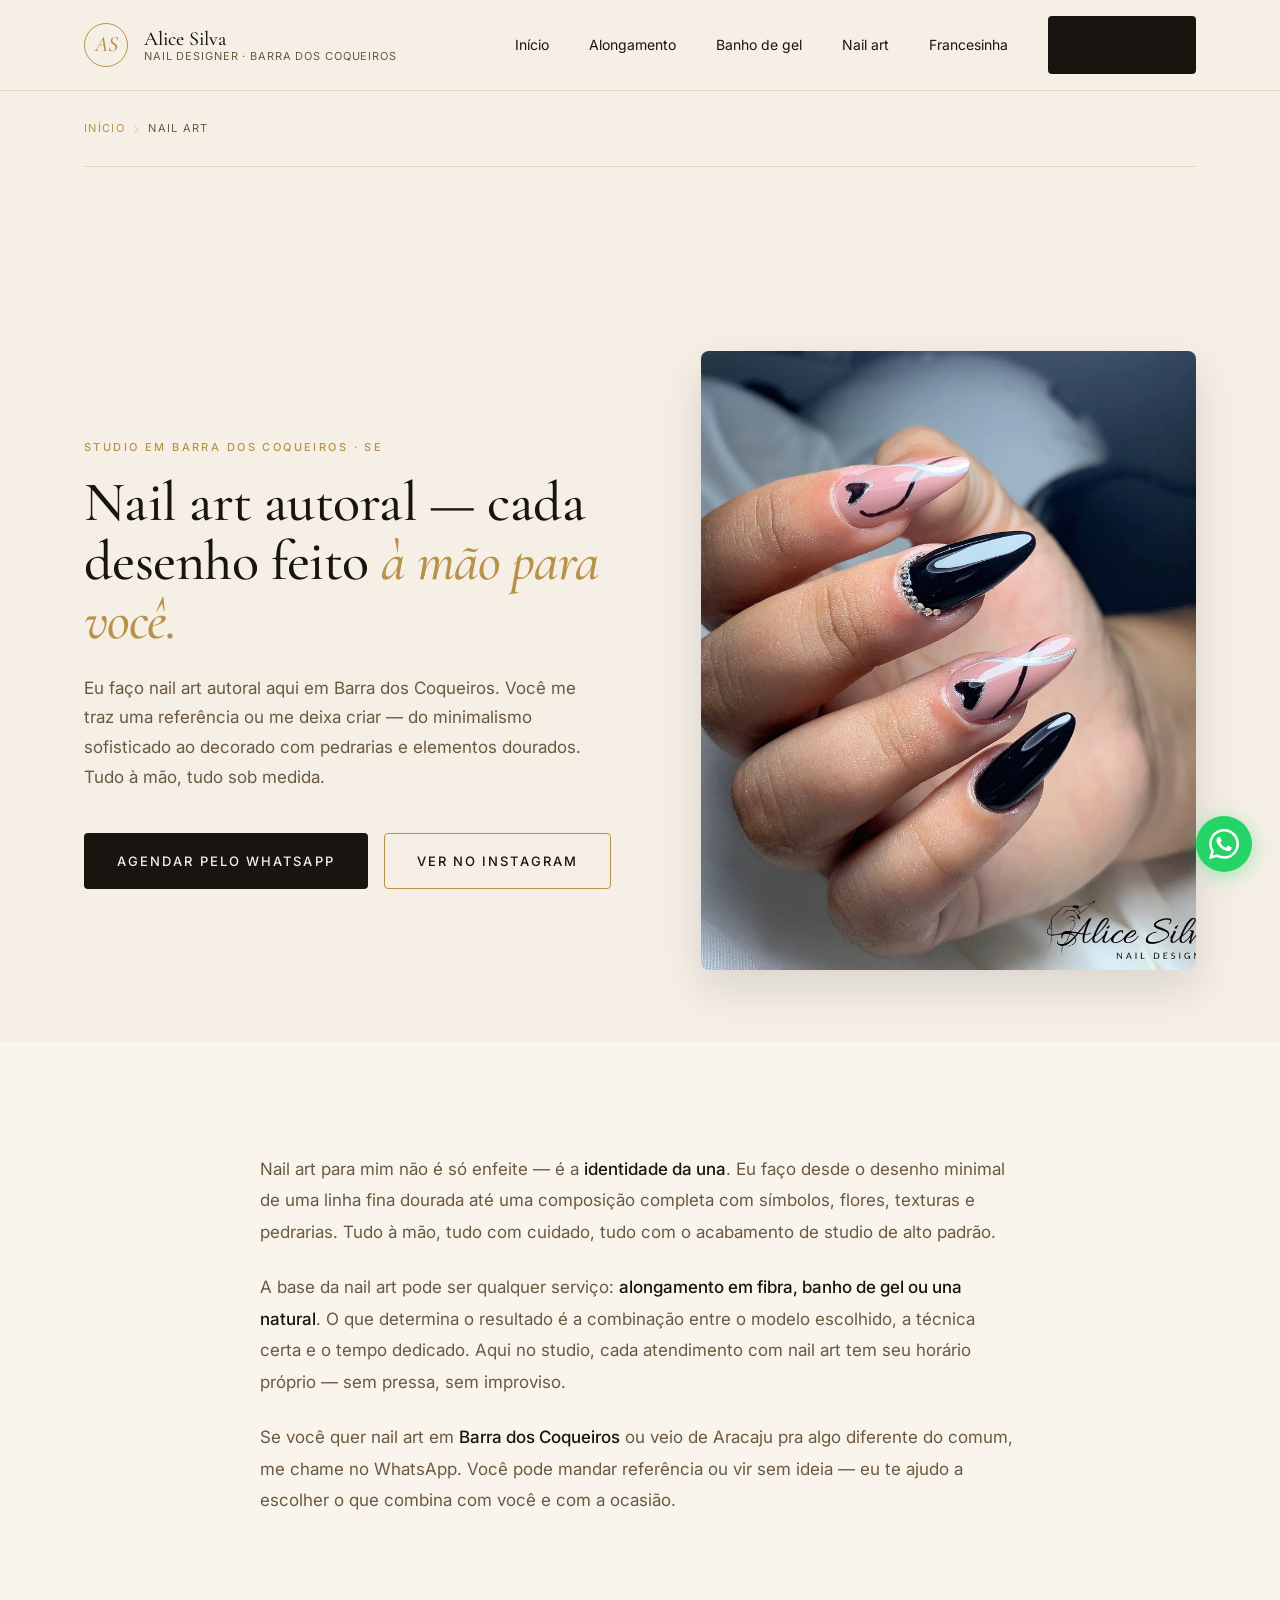
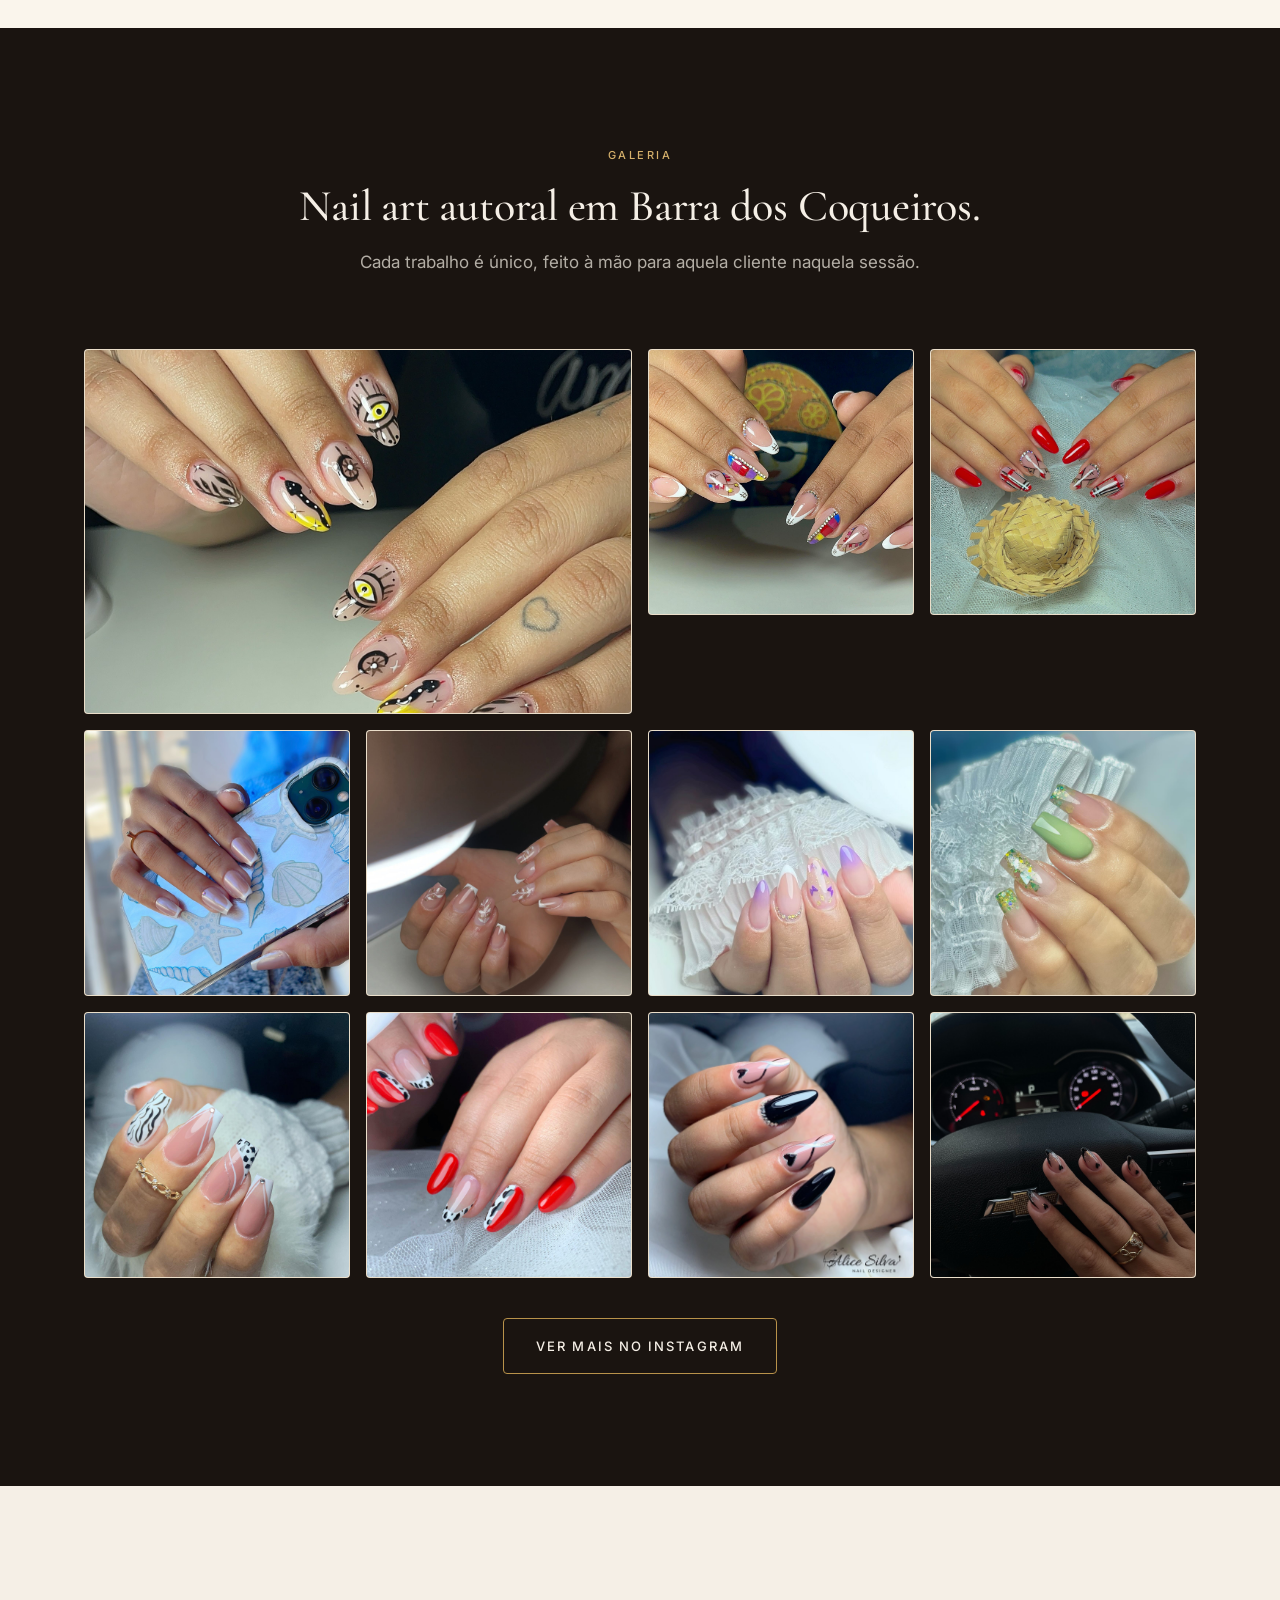
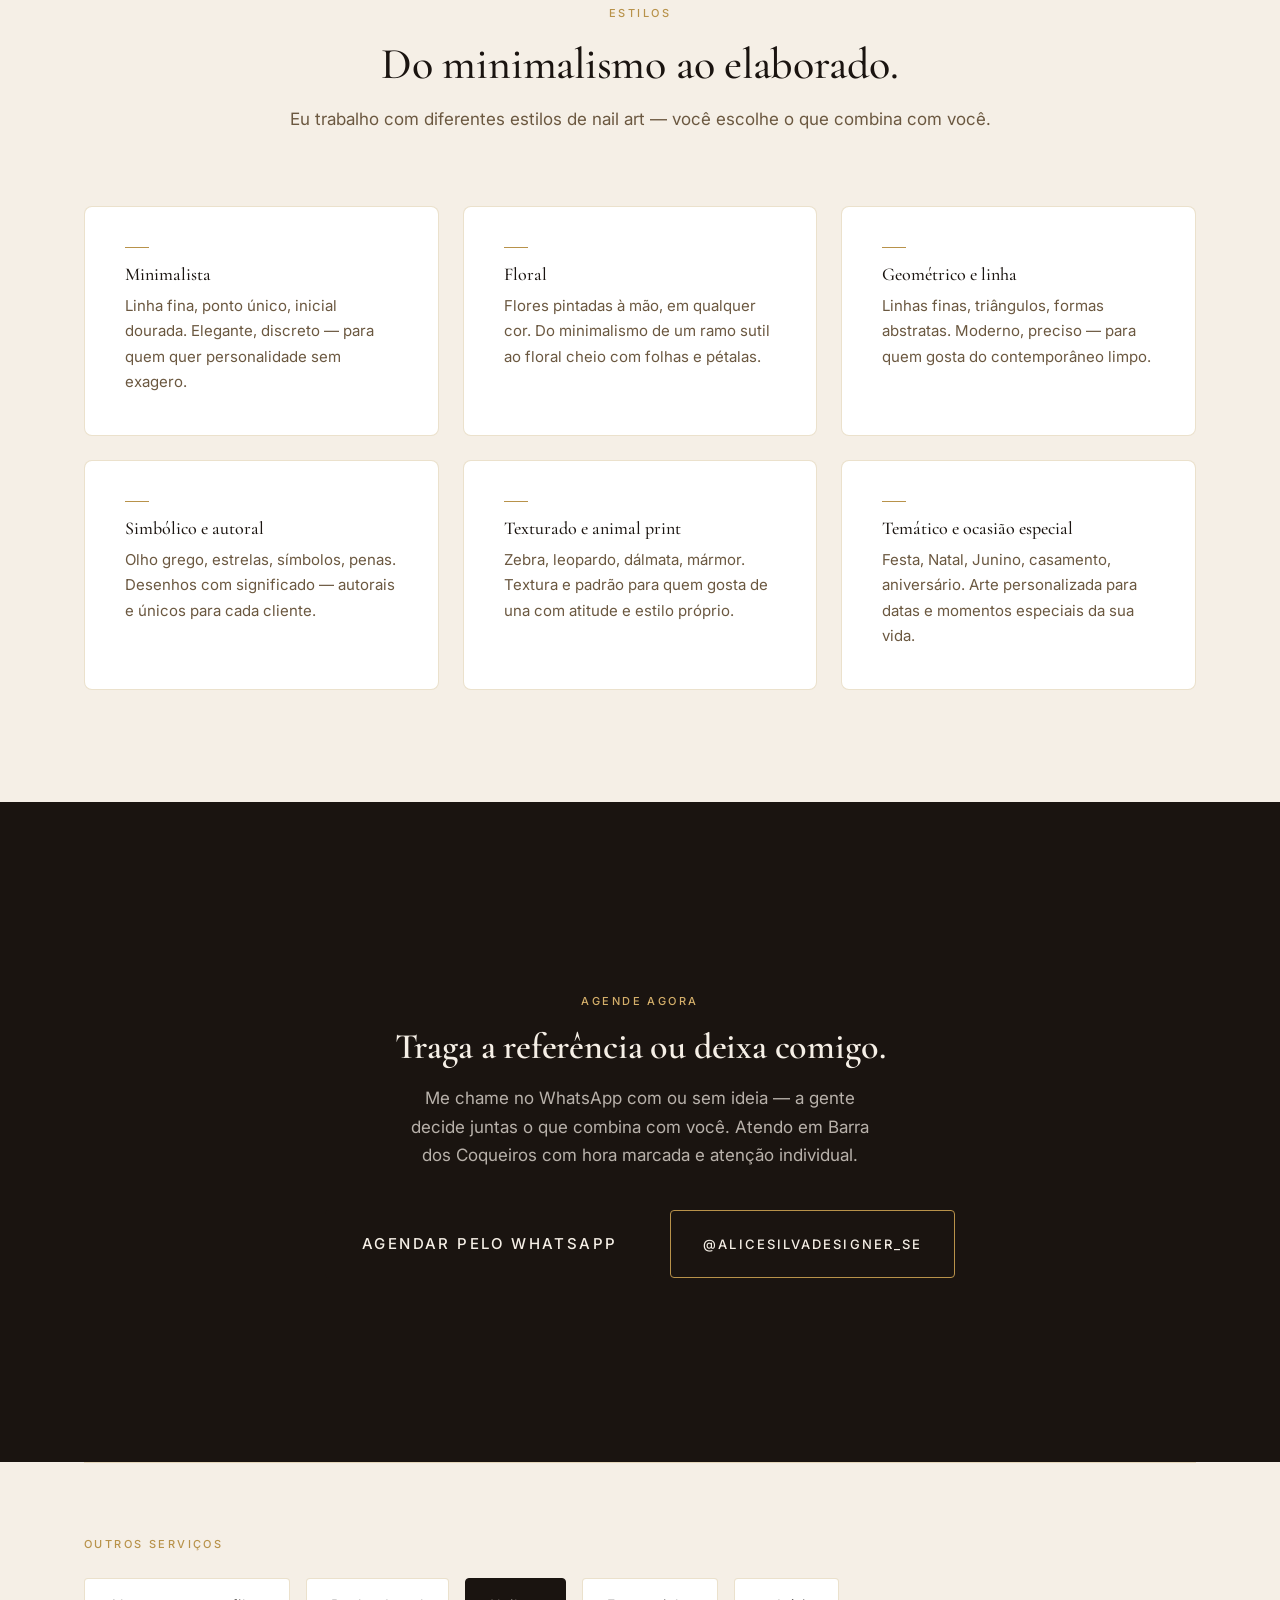
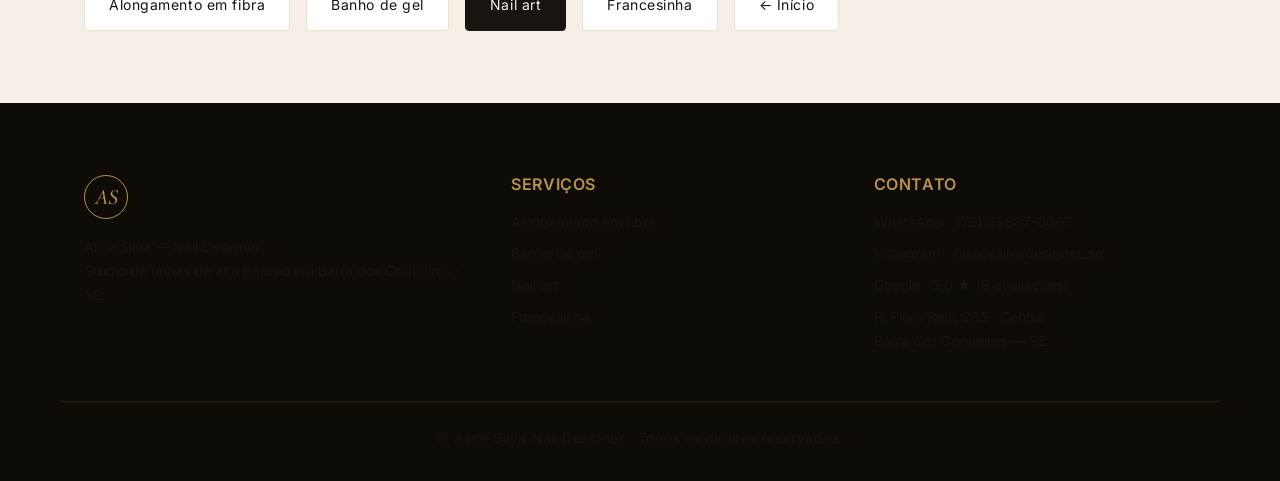
<file: nail-art.html>
<!DOCTYPE html>
<html lang="pt-BR">
<head>
<meta charset="UTF-8">
<meta name="viewport" content="width=device-width, initial-scale=1.0">
<title>Nail Art em Barra dos Coqueiros | Alice Silva Nail Designer</title>
<meta name="description" content="Nail art autoral em Barra dos Coqueiros (SE). Desenhos feitos à mão sob medida — do minimalismo discreto ao decorado elaborado. Studio com hora marcada. Alice Silva Nail Designer.">
<meta name="keywords" content="nail art Barra dos Coqueiros, nail art Aracaju, nail art Sergipe, desenho de unhas Barra dos Coqueiros, unhas decoradas Aracaju, nail designer Barra dos Coqueiros, Alice Silva Nail Designer">
<meta name="author" content="Alice Silva Nail Designer">
<meta name="robots" content="index, follow">
<meta name="theme-color" content="#1A1410">

<meta property="og:type" content="website">
<meta property="og:title" content="Nail Art em Barra dos Coqueiros | Alice Silva Nail Designer">
<meta property="og:description" content="Nail art autoral feita à mão em Barra dos Coqueiros (SE). Do minimalismo ao decorado elaborado. Studio com hora marcada.">
<meta property="og:locale" content="pt_BR">

<link rel="preconnect" href="https://fonts.googleapis.com">
<link rel="preconnect" href="https://fonts.gstatic.com" crossorigin>
<link href="https://fonts.googleapis.com/css2?family=Cormorant+Garamond:ital,wght@0,400;0,500;0,600;0,700;1,400;1,500&family=Inter:wght@300;400;500;600;700&display=swap" rel="stylesheet">
<link rel="stylesheet" href="style.css">

<script type="application/ld+json">
{
  "@context": "https://schema.org",
  "@type": "Service",
  "name": "Nail Art",
  "description": "Desenhos autorais feitos à mão sob medida. Do minimalismo discreto ao decorado elaborado com pedrarias e elementos dourados.",
  "provider": {
    "@type": "BeautySalon",
    "name": "Alice Silva - Nail Designer",
    "telephone": "+5579998876067",
    "address": {
      "@type": "PostalAddress",
      "streetAddress": "R. Flora Reis, 285 - Centro",
      "addressLocality": "Barra dos Coqueiros",
      "addressRegion": "SE",
      "postalCode": "49140-000",
      "addressCountry": "BR"
    }
  },
  "areaServed": [
    {"@type":"City","name":"Barra dos Coqueiros"},
    {"@type":"City","name":"Aracaju"}
  ],
  "category": "Nail art"
}
</script>
</head>
<body>

<a href="#main" class="skip-link">Pular para o conteúdo</a>

<!-- Header -->
<header class="site-header">
  <nav class="nav" aria-label="Navegação principal">
    <a href="index.html" class="logo" aria-label="Alice Silva Nail Designer - Início">
      <span class="logo-mark">AS</span>
      <span class="logo-text">
        <span class="logo-name">Alice Silva</span>
        <span class="logo-tag">Nail Designer · Barra dos Coqueiros</span>
      </span>
    </a>
    <button class="nav-toggle" aria-label="Abrir menu" aria-expanded="false" id="nav-btn">
      <svg viewBox="0 0 24 24" fill="none" aria-hidden="true"><path d="M3 6h18M3 12h18M3 18h18" stroke="currentColor" stroke-width="1.5" stroke-linecap="round"/></svg>
    </button>
    <ul class="nav-menu" id="nav-menu">
      <li><a href="index.html">Início</a></li>
      <li><a href="alongamento-em-fibra.html">Alongamento</a></li>
      <li><a href="banho-de-gel.html">Banho de gel</a></li>
      <li><a href="nail-art.html" aria-current="page">Nail art</a></li>
      <li><a href="francesinha.html">Francesinha</a></li>
      <li><a href="https://wa.me/5579998876067?text=Ol%C3%A1%20Alice%2C%20vim%20pelo%20site%20e%20quero%20saber%20sobre%20nail%20art" class="btn btn-primary btn-nav" target="_blank" rel="noopener">Agendar</a></li>
    </ul>
  </nav>
</header>

<main id="main">

  <!-- Breadcrumb -->
  <div class="container">
    <nav class="breadcrumb" aria-label="Você está em">
      <a href="index.html">Início</a>
      <span class="breadcrumb-sep" aria-hidden="true">›</span>
      <span>Nail art</span>
    </nav>
  </div>

  <!-- Hero -->
  <section class="cat-hero">
    <div class="container cat-hero-grid">
      <div class="cat-hero-content">
        <span class="eyebrow">Studio em Barra dos Coqueiros · SE</span>
        <h1>Nail art autoral — cada desenho feito <em>à mão para você.</em></h1>
        <p class="cat-hero-sub">Eu faço nail art autoral aqui em Barra dos Coqueiros. Você me traz uma referência ou me deixa criar — do minimalismo sofisticado ao decorado com pedrarias e elementos dourados. Tudo à mão, tudo sob medida.</p>
        <div class="cat-hero-actions">
          <a href="https://wa.me/5579998876067?text=Ol%C3%A1%20Alice%2C%20vim%20pelo%20site%20e%20quero%20saber%20sobre%20nail%20art" class="btn btn-primary" target="_blank" rel="noopener">Agendar pelo WhatsApp</a>
          <a href="https://www.instagram.com/alicesilvadesigner_se" class="btn btn-secondary" target="_blank" rel="noopener">Ver no Instagram</a>
        </div>
      </div>
      <div class="cat-hero-img">
        <img src="Alice-Silva%20-%20Nail%20Designer%20(44).jpg" alt="Nail art elegante em preto e nude com corações — unhas amendoadas feitas pela Alice Silva">
      </div>
    </div>
  </section>

  <!-- Prose -->
  <section class="section section-cream">
    <div class="container">
      <div class="prose reveal">
        <p>Nail art para mim não é só enfeite — é a <strong>identidade da una</strong>. Eu faço desde o desenho minimal de uma linha fina dourada até uma composição completa com símbolos, flores, texturas e pedrarias. Tudo à mão, tudo com cuidado, tudo com o acabamento de studio de alto padrão.</p>
        <p>A base da nail art pode ser qualquer serviço: <strong>alongamento em fibra, banho de gel ou una natural</strong>. O que determina o resultado é a combinação entre o modelo escolhido, a técnica certa e o tempo dedicado. Aqui no studio, cada atendimento com nail art tem seu horário próprio — sem pressa, sem improviso.</p>
        <p>Se você quer nail art em <strong>Barra dos Coqueiros</strong> ou veio de Aracaju pra algo diferente do comum, me chame no WhatsApp. Você pode mandar referência ou vir sem ideia — eu te ajudo a escolher o que combina com você e com a ocasião.</p>
      </div>
    </div>
  </section>

  <!-- Galeria -->
  <section class="section section-dark">
    <div class="container">
      <div class="section-head section-head-dark reveal">
        <span class="eyebrow eyebrow-light">Galeria</span>
        <h2>Nail art autoral em Barra dos Coqueiros.</h2>
        <p class="section-lead">Cada trabalho é único, feito à mão para aquela cliente naquela sessão.</p>
      </div>
      <div class="gallery">
        <figure class="feature reveal"><img src="Alice-Silva%20-%20Nail%20Designer%20(1).jpg" alt="Nail art com olho grego, penas e símbolos místicos em preto e amarelo — unhas amendoadas"></figure>
        <figure class="reveal"><img src="Alice-Silva%20-%20Nail%20Designer%20(6).jpg" alt="Nail art francesa com arte geométrica colorida e pedrarias — unhas amendoadas"></figure>
        <figure class="reveal"><img src="Alice-Silva%20-%20Nail%20Designer%20(7).jpg" alt="Nail art tema festa junina em vermelho com elementos decorativos — unhas amendoadas"></figure>
        <figure class="reveal"><img src="Alice-Silva%20-%20Nail%20Designer%20(13).jpg" alt="Nail art chrome aurora com detalhe perolado — unhas quadradas"></figure>
        <figure class="reveal"><img src="Alice-Silva%20-%20Nail%20Designer%20(16).jpg" alt="Nail art francesa com flores brancas pintadas à mão e detalhe dourado — unhas quadradas"></figure>
        <figure class="reveal"><img src="Alice-Silva%20-%20Nail%20Designer%20(31).jpg" alt="Nail art lilás ombré com pedrarias e borboletas — unhas amendoadas"></figure>
        <figure class="reveal"><img src="Alice-Silva%20-%20Nail%20Designer%20(37).jpg" alt="Nail art verde com borboleta dourada e glitter — unhas quadradas"></figure>
        <figure class="reveal"><img src="Alice-Silva%20-%20Nail%20Designer%20(42).jpg" alt="Nail art francesa com print de zebra e dálmata — unhas quadradas"></figure>
        <figure class="reveal"><img src="Alice-Silva%20-%20Nail%20Designer%20(43).jpg" alt="Nail art em vermelho com print de vaca — unhas amendoadas"></figure>
        <figure class="reveal"><img src="Alice-Silva%20-%20Nail%20Designer%20(44).jpg" alt="Nail art elegante preto nude com corações e marca Alice Silva"></figure>
        <figure class="reveal"><img src="Alice-Silva%20-%20Nail%20Designer%20(47).jpg" alt="Nail art francesa preta com corações — unhas amendoadas no volante"></figure>
      </div>
      <div class="gallery-cta">
        <a href="https://www.instagram.com/alicesilvadesigner_se" class="btn btn-outline-light" target="_blank" rel="noopener">Ver mais no Instagram</a>
      </div>
    </div>
  </section>

  <!-- Variety -->
  <section class="section">
    <div class="container">
      <div class="section-head reveal">
        <span class="eyebrow">Estilos</span>
        <h2>Do minimalismo ao elaborado.</h2>
        <p class="section-lead">Eu trabalho com diferentes estilos de nail art — você escolhe o que combina com você.</p>
      </div>
      <div class="variety-grid">
        <div class="variety reveal">
          <span class="variety-gold" aria-hidden="true"></span>
          <h4>Minimalista</h4>
          <p>Linha fina, ponto único, inicial dourada. Elegante, discreto — para quem quer personalidade sem exagero.</p>
        </div>
        <div class="variety reveal">
          <span class="variety-gold" aria-hidden="true"></span>
          <h4>Floral</h4>
          <p>Flores pintadas à mão, em qualquer cor. Do minimalismo de um ramo sutil ao floral cheio com folhas e pétalas.</p>
        </div>
        <div class="variety reveal">
          <span class="variety-gold" aria-hidden="true"></span>
          <h4>Geométrico e linha</h4>
          <p>Linhas finas, triângulos, formas abstratas. Moderno, preciso — para quem gosta do contemporâneo limpo.</p>
        </div>
        <div class="variety reveal">
          <span class="variety-gold" aria-hidden="true"></span>
          <h4>Simbólico e autoral</h4>
          <p>Olho grego, estrelas, símbolos, penas. Desenhos com significado — autorais e únicos para cada cliente.</p>
        </div>
        <div class="variety reveal">
          <span class="variety-gold" aria-hidden="true"></span>
          <h4>Texturado e animal print</h4>
          <p>Zebra, leopardo, dálmata, mármor. Textura e padrão para quem gosta de una com atitude e estilo próprio.</p>
        </div>
        <div class="variety reveal">
          <span class="variety-gold" aria-hidden="true"></span>
          <h4>Temático e ocasião especial</h4>
          <p>Festa, Natal, Junino, casamento, aniversário. Arte personalizada para datas e momentos especiais da sua vida.</p>
        </div>
      </div>
    </div>
  </section>

  <!-- CTA -->
  <section class="section section-dark">
    <div class="container cat-cta reveal">
      <span class="eyebrow eyebrow-light">Agende agora</span>
      <h3 class="white">Traga a referência ou deixa comigo.</h3>
      <p class="white-soft">Me chame no WhatsApp com ou sem ideia — a gente decide juntas o que combina com você. Atendo em Barra dos Coqueiros com hora marcada e atenção individual.</p>
      <div class="cat-cta-btns">
        <a href="https://wa.me/5579998876067?text=Ol%C3%A1%20Alice%2C%20vim%20pelo%20site%20e%20quero%20agendar%20uma%20nail%20art" class="btn btn-primary btn-lg" target="_blank" rel="noopener">Agendar pelo WhatsApp</a>
        <a href="https://www.instagram.com/alicesilvadesigner_se" class="btn btn-outline-light" target="_blank" rel="noopener">@alicesilvadesigner_se</a>
      </div>
    </div>
  </section>

  <!-- Cat Nav -->
  <section class="container">
    <div class="cat-nav">
      <span class="cn-label">Outros serviços</span>
      <div class="cn-links">
        <a href="alongamento-em-fibra.html">Alongamento em fibra</a>
        <a href="banho-de-gel.html">Banho de gel</a>
        <a href="nail-art.html" class="current">Nail art</a>
        <a href="francesinha.html">Francesinha</a>
        <a href="index.html">← Início</a>
      </div>
    </div>
  </section>

</main>

<!-- Footer -->
<footer class="footer">
  <div class="container footer-grid">
    <div>
      <span class="logo-mark logo-mark-footer">AS</span>
      <p class="footer-text">Alice Silva — Nail Designer<br/>Studio de unhas de alto padrão em Barra dos Coqueiros · SE.</p>
    </div>
    <div>
      <h4>Serviços</h4>
      <p><a href="alongamento-em-fibra.html">Alongamento em fibra</a></p>
      <p><a href="banho-de-gel.html">Banho de gel</a></p>
      <p><a href="nail-art.html">Nail art</a></p>
      <p><a href="francesinha.html">Francesinha</a></p>
    </div>
    <div>
      <h4>Contato</h4>
      <p><a href="https://wa.me/5579998876067" target="_blank" rel="noopener">WhatsApp · (79) 99887-6067</a></p>
      <p><a href="https://www.instagram.com/alicesilvadesigner_se" target="_blank" rel="noopener">Instagram · @alicesilvadesigner_se</a></p>
      <p><a href="https://share.google/lmxDHApF4tQM9ZgDr" target="_blank" rel="noopener">Google · 5,0 ★ (8 avaliações)</a></p>
      <p>R. Flora Reis, 285 · Centro<br/>Barra dos Coqueiros — SE</p>
    </div>
  </div>
  <div class="footer-bottom">
    <p>© Alice Silva Nail Designer · Todos os direitos reservados.</p>
  </div>
</footer>

<!-- WA Float -->
<a href="https://wa.me/5579998876067?text=Ol%C3%A1%20Alice%2C%20vim%20pelo%20site%20e%20quero%20saber%20sobre%20nail%20art" class="wa-float" target="_blank" rel="noopener" aria-label="Chamar no WhatsApp">
  <svg viewBox="0 0 24 24" xmlns="http://www.w3.org/2000/svg" aria-hidden="true"><path d="M17.472 14.382c-.297-.149-1.758-.867-2.03-.967-.273-.099-.471-.148-.67.15-.197.297-.767.966-.94 1.164-.173.199-.347.223-.644.075-.297-.15-1.255-.463-2.39-1.475-.883-.788-1.48-1.761-1.653-2.059-.173-.297-.018-.458.13-.606.134-.133.298-.347.446-.52.149-.174.198-.298.298-.497.099-.198.05-.371-.025-.52-.075-.149-.669-1.612-.916-2.207-.242-.579-.487-.5-.669-.51-.173-.008-.371-.01-.57-.01-.198 0-.52.074-.792.372-.272.297-1.04 1.016-1.04 2.479 0 1.462 1.065 2.875 1.213 3.074.149.198 2.096 3.2 5.077 4.487.709.306 1.262.489 1.694.625.712.227 1.36.195 1.871.118.571-.085 1.758-.719 2.006-1.413.248-.694.248-1.289.173-1.413-.074-.124-.272-.198-.57-.347m-5.421 7.403h-.004a9.87 9.87 0 01-5.031-1.378l-.361-.214-3.741.982.998-3.648-.235-.374a9.86 9.86 0 01-1.51-5.26c.001-5.45 4.436-9.884 9.888-9.884 2.64 0 5.122 1.03 6.988 2.898a9.825 9.825 0 012.893 6.994c-.003 5.45-4.437 9.884-9.885 9.884m8.413-18.297A11.815 11.815 0 0012.05 0C5.495 0 .16 5.335.157 11.892c0 2.096.547 4.142 1.588 5.945L.057 24l6.305-1.654a11.882 11.882 0 005.683 1.448h.005c6.554 0 11.890-5.335 11.893-11.893a11.821 11.821 0 00-3.48-8.413z"/></svg>
</a>

<script>
const btn = document.getElementById('nav-btn');
const menu = document.getElementById('nav-menu');
if (btn && menu) {
  btn.addEventListener('click', () => {
    const open = menu.classList.toggle('is-open');
    btn.setAttribute('aria-expanded', open);
  });
}
const obs = new IntersectionObserver(els => els.forEach(el => {
  if (el.isIntersecting) { el.target.classList.add('is-visible'); obs.unobserve(el.target); }
}), { threshold: 0.12 });
document.querySelectorAll('.reveal').forEach(el => obs.observe(el));
</script>
</body>
</html>
</file>
<file: style.css>
/* ============================================================
   Alice Silva — Nail Designer · Site
   Paleta: preto suave + dourado + cream
   Tipografia: Cormorant Garamond (serif) + Inter (sans)
   ============================================================ */

:root {
  --color-primary: #B8924A;
  --color-primary-dark: #8C6B33;
  --color-secondary: #1A1410;
  --color-accent: #D4AF6A;
  --color-neutral: #F5EFE6;
  --color-background: #FFFFFF;
  --color-surface: #FAF5EC;
  --color-text: #1A1410;
  --color-text-muted: #6B5840;
  --color-line: rgba(184, 146, 74, 0.28);

  --font-display: 'Cormorant Garamond', Georgia, serif;
  --font-body: 'Inter', -apple-system, BlinkMacSystemFont, 'Segoe UI', sans-serif;

  --radius-sm: 4px;
  --radius-md: 8px;
  --radius-lg: 14px;
  --radius-pill: 999px;

  --space-xs: 4px;
  --space-sm: 8px;
  --space-md: 16px;
  --space-lg: 24px;
  --space-xl: 40px;
  --space-xxl: 72px;
  --space-xxxl: 112px;

  --shadow-soft: 0 12px 32px rgba(26, 20, 16, 0.08);
  --shadow-card: 0 18px 48px rgba(26, 20, 16, 0.12);

  --container: 1160px;
}

* { box-sizing: border-box; margin: 0; padding: 0; }

html { scroll-behavior: smooth; scroll-padding-top: 80px; }

body {
  font-family: var(--font-body);
  font-size: 16px;
  line-height: 1.7;
  color: var(--color-text);
  background: var(--color-neutral);
  -webkit-font-smoothing: antialiased;
  -moz-osx-font-smoothing: grayscale;
}

a { color: inherit; text-decoration: none; }

img { max-width: 100%; display: block; }

.container {
  max-width: var(--container);
  margin: 0 auto;
  padding: 0 var(--space-lg);
}

.skip-link {
  position: absolute;
  left: -9999px;
  background: var(--color-secondary);
  color: var(--color-neutral);
  padding: var(--space-sm) var(--space-md);
  z-index: 1000;
}
.skip-link:focus { left: var(--space-md); top: var(--space-md); }

/* =====================  Tipografia  ===================== */

h1, h2, h3, h4 {
  font-family: var(--font-display);
  font-weight: 500;
  color: var(--color-text);
  letter-spacing: -0.005em;
  line-height: 1.15;
}

h1 { font-size: clamp(2.25rem, 5vw, 3.5rem); font-weight: 500; letter-spacing: -0.01em; line-height: 1.05; }
h2 { font-size: clamp(1.875rem, 4vw, 2.75rem); }
h3 { font-size: 1.375rem; font-weight: 600; }
h4 { font-size: 1rem; font-weight: 600; font-family: var(--font-body); letter-spacing: 0.04em; text-transform: uppercase; color: var(--color-primary); }

p { color: var(--color-text); }

em {
  font-style: italic;
  color: var(--color-primary);
  font-family: var(--font-display);
}

.eyebrow {
  display: inline-block;
  font-family: var(--font-body);
  font-size: 0.6875rem;
  font-weight: 500;
  letter-spacing: 0.22em;
  text-transform: uppercase;
  color: var(--color-primary);
  margin-bottom: var(--space-md);
}
.eyebrow-light { color: var(--color-accent); }
.eyebrow-gold { color: var(--color-primary); }

.white { color: var(--color-neutral) !important; }
.white-soft { color: rgba(245, 239, 230, 0.72) !important; }

/* =====================  Header  ===================== */

.site-header {
  position: sticky;
  top: 0;
  z-index: 100;
  background: rgba(245, 239, 230, 0.92);
  backdrop-filter: blur(12px);
  border-bottom: 1px solid var(--color-line);
}

.nav {
  display: flex;
  align-items: center;
  justify-content: space-between;
  padding: var(--space-md) var(--space-lg);
  max-width: var(--container);
  margin: 0 auto;
  gap: var(--space-md);
}

.logo {
  display: flex;
  align-items: center;
  gap: var(--space-md);
}

.logo-mark {
  width: 44px;
  height: 44px;
  border-radius: 50%;
  border: 1px solid var(--color-primary);
  display: flex;
  align-items: center;
  justify-content: center;
  font-family: var(--font-display);
  font-style: italic;
  font-size: 1.375rem;
  font-weight: 500;
  color: var(--color-primary);
  flex-shrink: 0;
}

.logo-text { display: flex; flex-direction: column; line-height: 1.1; }
.logo-name { font-family: var(--font-display); font-size: 1.25rem; font-weight: 500; color: var(--color-text); }
.logo-tag { font-size: 0.6875rem; color: var(--color-text-muted); letter-spacing: 0.08em; text-transform: uppercase; }

.nav-toggle {
  display: none;
  background: transparent;
  border: none;
  color: var(--color-text);
  width: 40px;
  height: 40px;
  cursor: pointer;
}

.nav-menu {
  display: flex;
  align-items: center;
  gap: var(--space-xl);
  list-style: none;
}

.nav-menu a {
  font-size: 0.875rem;
  color: var(--color-text);
  transition: color 0.2s ease;
}
.nav-menu a:hover { color: var(--color-primary); }

.btn-nav { padding: 12px 24px; font-size: 0.75rem; }

@media (max-width: 880px) {
  .nav-toggle { display: flex; align-items: center; justify-content: center; }
  .nav-menu {
    position: absolute;
    top: 100%;
    right: 0;
    left: 0;
    flex-direction: column;
    background: var(--color-neutral);
    border-bottom: 1px solid var(--color-line);
    padding: var(--space-lg);
    gap: var(--space-md);
    transform: translateY(-8px);
    opacity: 0;
    pointer-events: none;
    transition: all 0.2s ease;
  }
  .nav-menu.is-open { transform: translateY(0); opacity: 1; pointer-events: auto; }
  .logo-tag { display: none; }
}

/* =====================  Buttons  ===================== */

.btn {
  display: inline-flex;
  align-items: center;
  justify-content: center;
  gap: 8px;
  padding: 16px 32px;
  font-family: var(--font-body);
  font-size: 0.8125rem;
  font-weight: 500;
  letter-spacing: 0.16em;
  text-transform: uppercase;
  border-radius: var(--radius-sm);
  cursor: pointer;
  border: 1px solid transparent;
  transition: all 0.25s ease;
  white-space: nowrap;
}
.btn-lg { padding: 20px 36px; font-size: 0.9375rem; }
.btn-primary { background: var(--color-secondary); color: var(--color-neutral); }
.btn-primary:hover { background: #000; }
.btn-secondary { background: transparent; color: var(--color-text); border-color: var(--color-primary); }
.btn-secondary:hover { background: var(--color-primary); color: var(--color-neutral); }
.btn-outline-light { background: transparent; color: var(--color-neutral); border-color: var(--color-primary); }
.btn-outline-light:hover { background: var(--color-primary); color: var(--color-secondary); }

/* =====================  Hero  ===================== */

.hero {
  padding: var(--space-xxxl) 0 var(--space-xxl);
  background: var(--color-neutral);
  position: relative;
}

.hero-grid {
  display: grid;
  grid-template-columns: 1.1fr 1fr;
  gap: var(--space-xxl);
  align-items: center;
}

.hero-content h1 { margin-bottom: var(--space-lg); }
.hero-sub {
  font-size: 1.0625rem;
  color: var(--color-text-muted);
  max-width: 520px;
  margin-bottom: var(--space-xl);
  line-height: 1.7;
}

.hero-stats {
  display: flex;
  gap: var(--space-xl);
  margin-bottom: var(--space-xl);
  padding: var(--space-lg) 0;
  border-top: 1px solid var(--color-line);
  border-bottom: 1px solid var(--color-line);
}
.stat { display: flex; flex-direction: column; }
.stat strong { font-family: var(--font-display); font-size: 1.875rem; font-weight: 500; color: var(--color-primary); }
.stat span { font-size: 0.75rem; color: var(--color-text-muted); letter-spacing: 0.08em; text-transform: uppercase; }

.hero-actions { display: flex; gap: var(--space-md); flex-wrap: wrap; }

.hero-image {
  position: relative;
  border-radius: var(--radius-md);
  overflow: hidden;
  box-shadow: var(--shadow-card);
  aspect-ratio: 4 / 5;
}
.hero-image img {
  width: 100%;
  height: 100%;
  object-fit: cover;
}
.hero-badge {
  position: absolute;
  bottom: var(--space-lg);
  left: var(--space-lg);
  right: var(--space-lg);
  background: rgba(26, 20, 16, 0.85);
  backdrop-filter: blur(8px);
  padding: var(--space-md) var(--space-lg);
  border-radius: var(--radius-sm);
  border: 1px solid rgba(184, 146, 74, 0.4);
}
.badge-label {
  display: block;
  font-size: 0.6875rem;
  letter-spacing: 0.18em;
  text-transform: uppercase;
  color: var(--color-primary);
  margin-bottom: 4px;
}
.badge-value {
  font-family: var(--font-display);
  font-size: 1.25rem;
  font-weight: 500;
  color: var(--color-neutral);
}

@media (max-width: 880px) {
  .hero { padding: var(--space-xxl) 0; }
  .hero-grid { grid-template-columns: 1fr; gap: var(--space-xl); }
  .hero-stats { gap: var(--space-lg); }
  .stat strong { font-size: 1.5rem; }
}

/* =====================  Sections  ===================== */

.section { padding: var(--space-xxxl) 0; }
.section-cream { background: var(--color-surface); }
.section-dark { background: var(--color-secondary); color: var(--color-neutral); }
.section-dark h2, .section-dark h3 { color: var(--color-neutral); }
.section-dark p { color: rgba(245, 239, 230, 0.78); }

.section-head {
  text-align: center;
  max-width: 720px;
  margin: 0 auto var(--space-xxl);
}
.section-head h2 { margin-bottom: var(--space-md); }
.section-lead {
  font-size: 1.0625rem;
  color: var(--color-text-muted);
  line-height: 1.7;
}
.section-head-dark .section-lead { color: rgba(245, 239, 230, 0.7); }

@media (max-width: 600px) {
  .section { padding: var(--space-xxl) 0; }
}

/* =====================  Services  ===================== */

.services-grid {
  display: grid;
  grid-template-columns: repeat(auto-fit, minmax(280px, 1fr));
  gap: var(--space-lg);
}

.service-card {
  background: var(--color-background);
  border: 1px solid var(--color-line);
  border-radius: var(--radius-md);
  padding: var(--space-xl);
  transition: all 0.3s ease;
  position: relative;
}
.service-card:hover { box-shadow: var(--shadow-soft); transform: translateY(-2px); }

.service-card.highlight {
  background: var(--color-secondary);
  border-color: var(--color-primary);
}
.service-card.highlight h3 { color: var(--color-neutral); }
.service-card.highlight p { color: rgba(245, 239, 230, 0.78); }

.service-card h3 { margin-bottom: var(--space-sm); }
.service-card p { color: var(--color-text-muted); font-size: 0.9375rem; }

.badge {
  display: inline-block;
  font-size: 0.625rem;
  font-weight: 500;
  letter-spacing: 0.22em;
  text-transform: uppercase;
  color: var(--color-primary);
  border: 1px solid var(--color-primary);
  padding: 4px 10px;
  border-radius: var(--radius-pill);
  margin-bottom: var(--space-md);
}

/* =====================  Gallery  ===================== */

.gallery {
  display: grid;
  grid-template-columns: repeat(4, 1fr);
  gap: var(--space-md);
  margin-bottom: var(--space-xl);
}
.gallery figure {
  aspect-ratio: 1;
  overflow: hidden;
  border-radius: var(--radius-sm);
  background: var(--color-neutral);
  border: 1px solid rgba(184, 146, 74, 0.18);
}
.gallery figure img {
  width: 100%;
  height: 100%;
  object-fit: cover;
  transition: transform 0.4s ease;
}
.gallery figure:hover img { transform: scale(1.05); }

.gallery-cta { text-align: center; }

@media (max-width: 880px) {
  .gallery { grid-template-columns: repeat(3, 1fr); }
}
@media (max-width: 600px) {
  .gallery { grid-template-columns: repeat(2, 1fr); }
}

/* =====================  About  ===================== */

.about-grid {
  display: grid;
  grid-template-columns: 1.3fr 1fr;
  gap: var(--space-xxl);
  align-items: start;
}
.about-text p { margin-bottom: var(--space-md); font-size: 1.0625rem; color: var(--color-text-muted); }
.about-text h2 { margin-bottom: var(--space-lg); }
.about-text strong { color: var(--color-text); font-weight: 500; }

.about-signature {
  display: flex;
  align-items: center;
  gap: var(--space-md);
  margin-top: var(--space-xl);
  font-family: var(--font-display);
  font-style: italic;
  font-size: 1.25rem;
  color: var(--color-primary);
}
.signature-line { width: 40px; height: 1px; background: var(--color-primary); }

.about-quotes { display: flex; flex-direction: column; gap: var(--space-lg); }
.quote-card {
  background: var(--color-background);
  border: 1px solid var(--color-line);
  border-radius: var(--radius-md);
  padding: var(--space-xl);
}
.quote-stars {
  display: block;
  color: var(--color-primary);
  font-size: 1rem;
  letter-spacing: 0.2em;
  margin-bottom: var(--space-md);
}
.quote-card p {
  font-family: var(--font-display);
  font-style: italic;
  font-size: 1.125rem;
  color: var(--color-text);
  margin-bottom: var(--space-md);
}
.quote-source {
  font-size: 0.6875rem;
  letter-spacing: 0.16em;
  text-transform: uppercase;
  color: var(--color-text-muted);
}

@media (max-width: 880px) {
  .about-grid { grid-template-columns: 1fr; }
}

/* =====================  Steps  ===================== */

.steps {
  list-style: none;
  display: grid;
  grid-template-columns: repeat(4, 1fr);
  gap: var(--space-lg);
  counter-reset: step;
}
.steps li {
  position: relative;
  padding-top: var(--space-md);
  border-top: 1px solid var(--color-line);
}
.step-num {
  font-family: var(--font-display);
  font-style: italic;
  font-size: 1.875rem;
  color: var(--color-primary);
  display: block;
  margin-bottom: var(--space-sm);
}
.steps h3 { margin-bottom: var(--space-sm); font-size: 1.125rem; }
.steps p { color: var(--color-text-muted); font-size: 0.9375rem; }

@media (max-width: 880px) {
  .steps { grid-template-columns: repeat(2, 1fr); }
}
@media (max-width: 480px) {
  .steps { grid-template-columns: 1fr; }
}

/* =====================  Local + CTA  ===================== */

.local-grid {
  display: grid;
  grid-template-columns: 1fr 1fr;
  gap: var(--space-xxl);
  align-items: center;
}
.local-grid h2 { font-size: 2.25rem; line-height: 1.2; margin-bottom: var(--space-md); }

.hours {
  list-style: none;
  margin-top: var(--space-xl);
  border-top: 1px solid rgba(184, 146, 74, 0.3);
}
.hours li {
  display: flex;
  justify-content: space-between;
  padding: var(--space-md) 0;
  border-bottom: 1px solid rgba(184, 146, 74, 0.18);
  font-size: 0.9375rem;
}
.hours li span { color: rgba(245, 239, 230, 0.7); }
.hours li strong { color: var(--color-neutral); font-weight: 500; }

.cta-card {
  background: rgba(184, 146, 74, 0.08);
  border: 1px solid rgba(184, 146, 74, 0.4);
  border-radius: var(--radius-md);
  padding: var(--space-xxl);
  text-align: center;
}
.cta-card h3 { font-size: 2rem; margin-bottom: var(--space-md); }
.cta-card .btn { margin: var(--space-lg) 0; width: 100%; }
.link-light {
  display: inline-block;
  color: var(--color-primary);
  font-size: 0.875rem;
  letter-spacing: 0.04em;
  border-bottom: 1px solid transparent;
  padding-bottom: 2px;
  transition: border-color 0.2s ease;
}
.link-light:hover { border-bottom-color: var(--color-primary); }

@media (max-width: 880px) {
  .local-grid { grid-template-columns: 1fr; }
  .local-grid h2 { font-size: 1.75rem; }
}

/* =====================  Footer  ===================== */

.footer {
  background: #0F0B07;
  color: rgba(245, 239, 230, 0.7);
  padding: var(--space-xxl) 0 var(--space-lg);
}

.footer-grid {
  display: grid;
  grid-template-columns: 1.2fr 1fr 1fr;
  gap: var(--space-xl);
  margin-bottom: var(--space-xl);
}

.footer h4 { color: var(--color-primary); margin-bottom: var(--space-md); }
.footer-text { font-size: 0.9375rem; }
.footer a { transition: color 0.2s ease; }
.footer a:hover { color: var(--color-primary); }
.footer p { font-size: 0.875rem; margin-bottom: var(--space-sm); }

.logo-mark-footer {
  margin-bottom: var(--space-md);
  background: transparent;
}

.footer-bottom {
  border-top: 1px solid rgba(184, 146, 74, 0.18);
  padding-top: var(--space-lg);
  text-align: center;
  font-size: 0.75rem;
  letter-spacing: 0.04em;
  color: rgba(245, 239, 230, 0.4);
  max-width: var(--container);
  margin: 0 auto;
  padding-left: var(--space-lg);
  padding-right: var(--space-lg);
}

@media (max-width: 720px) {
  .footer-grid { grid-template-columns: 1fr; gap: var(--space-lg); }
}

/* =====================  WA Float  ===================== */

.wa-float {
  position: fixed;
  bottom: 28px;
  right: 28px;
  z-index: 200;
  width: 56px;
  height: 56px;
  background: #25D366;
  border-radius: 50%;
  display: flex;
  align-items: center;
  justify-content: center;
  box-shadow: 0 4px 20px rgba(37, 211, 102, 0.4);
  transition: transform 0.2s ease, box-shadow 0.2s ease;
}
.wa-float:hover { transform: scale(1.1); box-shadow: 0 6px 28px rgba(37, 211, 102, 0.5); }
.wa-float svg { width: 30px; height: 30px; fill: #fff; }

/* =====================  Service card as link  ===================== */

a.service-card {
  display: block;
  text-decoration: none;
}
.service-more {
  display: inline-block;
  font-size: 0.75rem;
  letter-spacing: 0.12em;
  text-transform: uppercase;
  color: var(--color-primary);
  margin-top: var(--space-md);
  border-bottom: 1px solid rgba(184, 146, 74, 0.5);
  padding-bottom: 2px;
  transition: border-color 0.2s;
}
a.service-card.highlight .service-more { color: var(--color-accent); border-color: rgba(212, 175, 106, 0.5); }
a.service-card:hover { box-shadow: var(--shadow-soft); transform: translateY(-2px); }

/* =====================  Breadcrumb  ===================== */

.breadcrumb {
  display: flex;
  align-items: center;
  gap: 8px;
  font-size: 0.6875rem;
  letter-spacing: 0.12em;
  text-transform: uppercase;
  color: var(--color-text-muted);
  padding: var(--space-lg) 0;
  border-bottom: 1px solid var(--color-line);
  margin-bottom: var(--space-xxl);
}
.breadcrumb a { color: var(--color-primary); transition: opacity 0.2s; }
.breadcrumb a:hover { opacity: 0.7; }
.breadcrumb-sep { color: var(--color-line); font-size: 1rem; }

/* =====================  Category Hero  ===================== */

.cat-hero {
  padding: var(--space-xxxl) 0 var(--space-xxl);
  background: var(--color-neutral);
}
.cat-hero-grid {
  display: grid;
  grid-template-columns: 1.1fr 1fr;
  gap: var(--space-xxl);
  align-items: center;
}
.cat-hero-content h1 { margin-bottom: var(--space-lg); }
.cat-hero-sub {
  font-size: 1.0625rem;
  color: var(--color-text-muted);
  max-width: 500px;
  margin-bottom: var(--space-xl);
  line-height: 1.75;
}
.cat-hero-actions { display: flex; gap: var(--space-md); flex-wrap: wrap; }
.cat-hero-img {
  position: relative;
  border-radius: var(--radius-md);
  overflow: hidden;
  box-shadow: var(--shadow-card);
  aspect-ratio: 4 / 5;
}
.cat-hero-img img { width: 100%; height: 100%; object-fit: cover; }
@media (max-width: 880px) {
  .cat-hero { padding: var(--space-xxl) 0; }
  .cat-hero-grid { grid-template-columns: 1fr; gap: var(--space-xl); }
}

/* =====================  Prose  ===================== */

.prose { max-width: 760px; margin: 0 auto; }
.prose p {
  font-size: 1.0625rem;
  color: var(--color-text-muted);
  line-height: 1.85;
  margin-bottom: var(--space-lg);
}
.prose p:last-child { margin-bottom: 0; }
.prose strong { color: var(--color-text); font-weight: 500; }

/* =====================  Category Gallery feature  ===================== */

.gallery figure.feature {
  grid-column: span 2;
  aspect-ratio: 3 / 2;
}
@media (max-width: 600px) {
  .gallery figure.feature { grid-column: span 1; aspect-ratio: 1; }
}

/* =====================  Variety Grid  ===================== */

.variety-grid {
  display: grid;
  grid-template-columns: repeat(3, 1fr);
  gap: var(--space-lg);
}
.variety {
  background: var(--color-background);
  border: 1px solid var(--color-line);
  border-radius: var(--radius-md);
  padding: var(--space-xl);
  transition: box-shadow 0.25s ease, transform 0.25s ease;
}
.variety:hover { box-shadow: var(--shadow-soft); transform: translateY(-2px); }
.variety-gold { display: block; width: 24px; height: 1px; background: var(--color-primary); margin-bottom: var(--space-md); }
.variety h4 {
  font-family: var(--font-display);
  font-size: 1.125rem;
  font-weight: 500;
  color: var(--color-text);
  margin-bottom: var(--space-sm);
  letter-spacing: 0;
  text-transform: none;
}
.variety p { color: var(--color-text-muted); font-size: 0.9375rem; }
@media (max-width: 880px) { .variety-grid { grid-template-columns: repeat(2, 1fr); } }
@media (max-width: 540px) { .variety-grid { grid-template-columns: 1fr; } }

/* =====================  Cat CTA  ===================== */

.cat-cta { text-align: center; padding: var(--space-xxl) 0; }
.cat-cta h3 { font-size: clamp(1.5rem, 3vw, 2.25rem); margin-bottom: var(--space-md); }
.cat-cta p {
  color: var(--color-text-muted);
  font-size: 1.0625rem;
  margin-bottom: var(--space-xl);
  max-width: 480px;
  margin-left: auto;
  margin-right: auto;
}
.cat-cta-btns { display: flex; gap: var(--space-md); justify-content: center; flex-wrap: wrap; }

/* =====================  Cat Nav  ===================== */

.cat-nav { padding: var(--space-xxl) 0; border-top: 1px solid var(--color-line); }
.cn-label {
  display: block;
  font-size: 0.6875rem;
  font-weight: 500;
  letter-spacing: 0.22em;
  text-transform: uppercase;
  color: var(--color-primary);
  margin-bottom: var(--space-lg);
}
.cn-links { display: flex; gap: var(--space-md); flex-wrap: wrap; }
.cn-links a {
  display: inline-flex;
  align-items: center;
  padding: 14px 24px;
  background: var(--color-background);
  border: 1px solid var(--color-line);
  border-radius: var(--radius-sm);
  font-size: 0.875rem;
  color: var(--color-text);
  letter-spacing: 0.04em;
  transition: all 0.2s ease;
}
.cn-links a:hover { border-color: var(--color-primary); color: var(--color-primary); }
.cn-links a.current {
  background: var(--color-secondary);
  color: var(--color-neutral);
  border-color: var(--color-secondary);
}

/* =====================  Reveal  ===================== */

.reveal { opacity: 0; transform: translateY(16px); transition: opacity 0.5s ease, transform 0.5s ease; }
.reveal.is-visible { opacity: 1; transform: translateY(0); }
</file>
